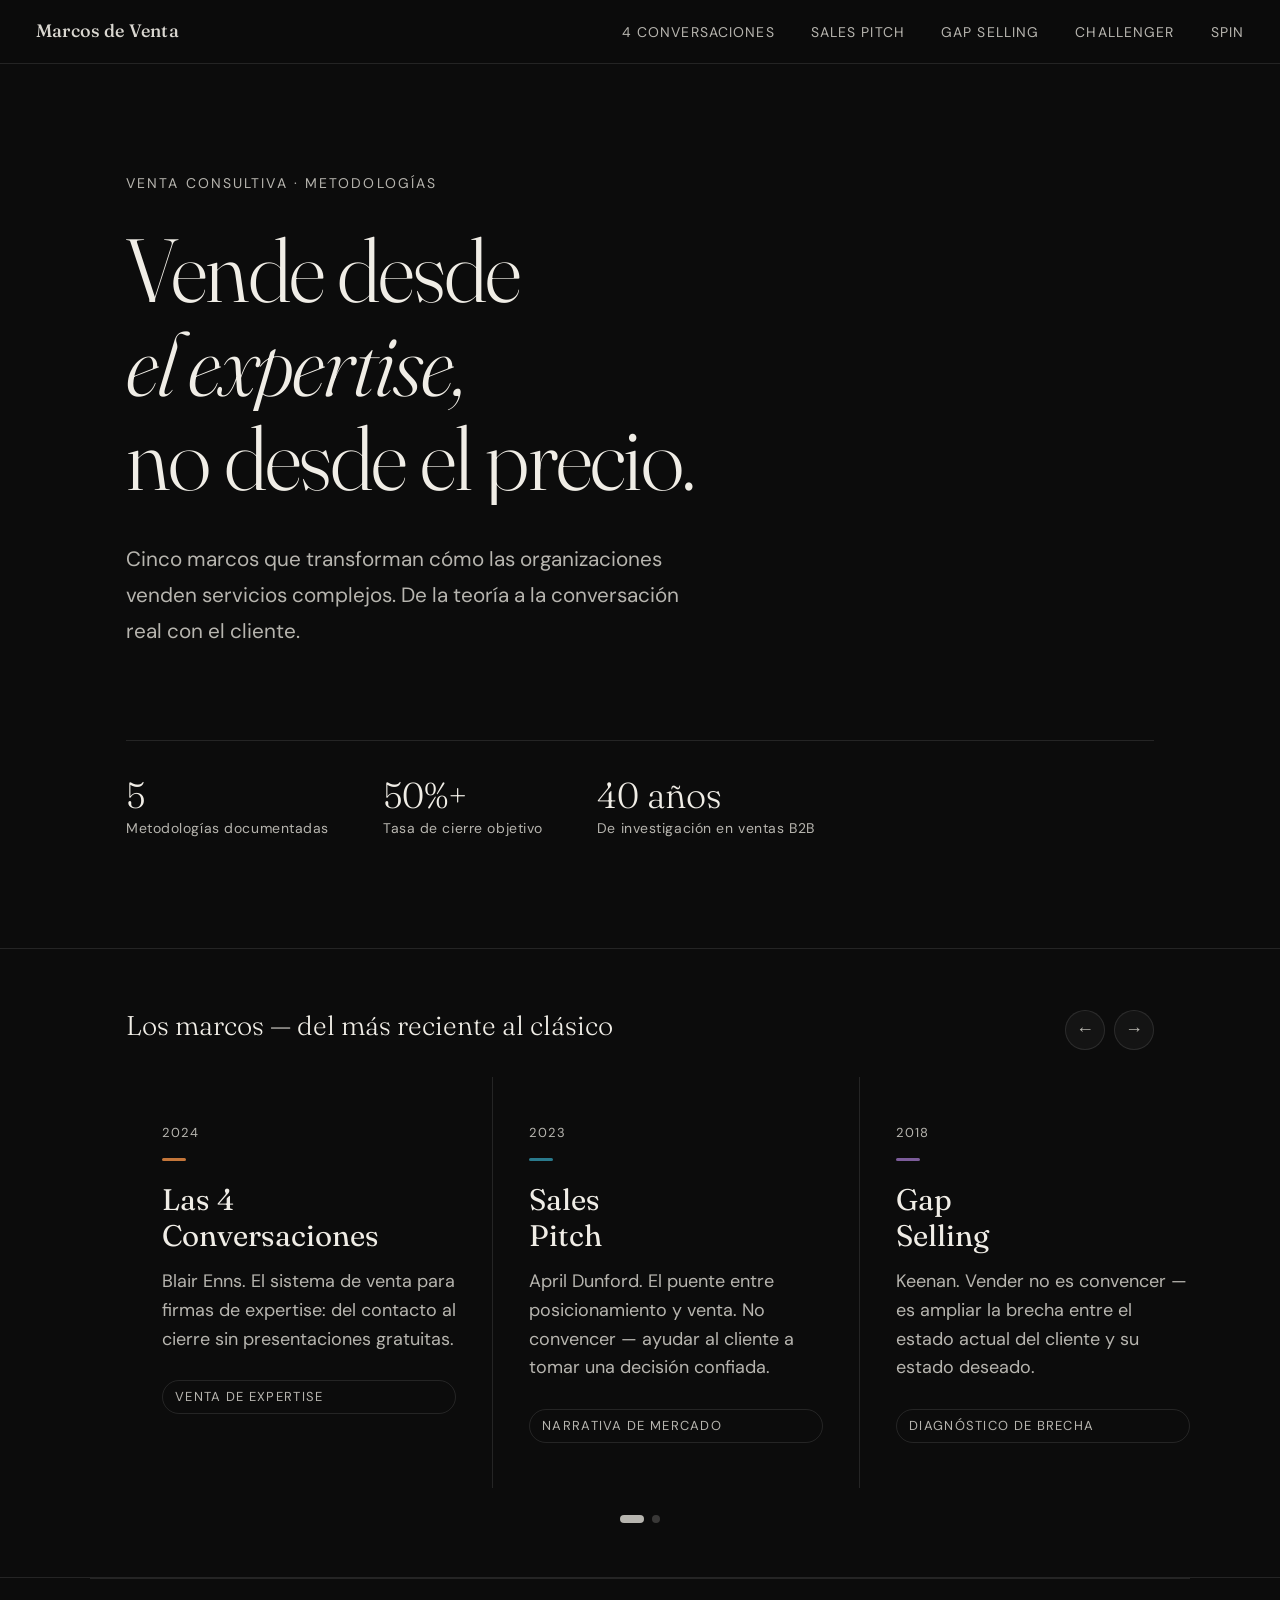
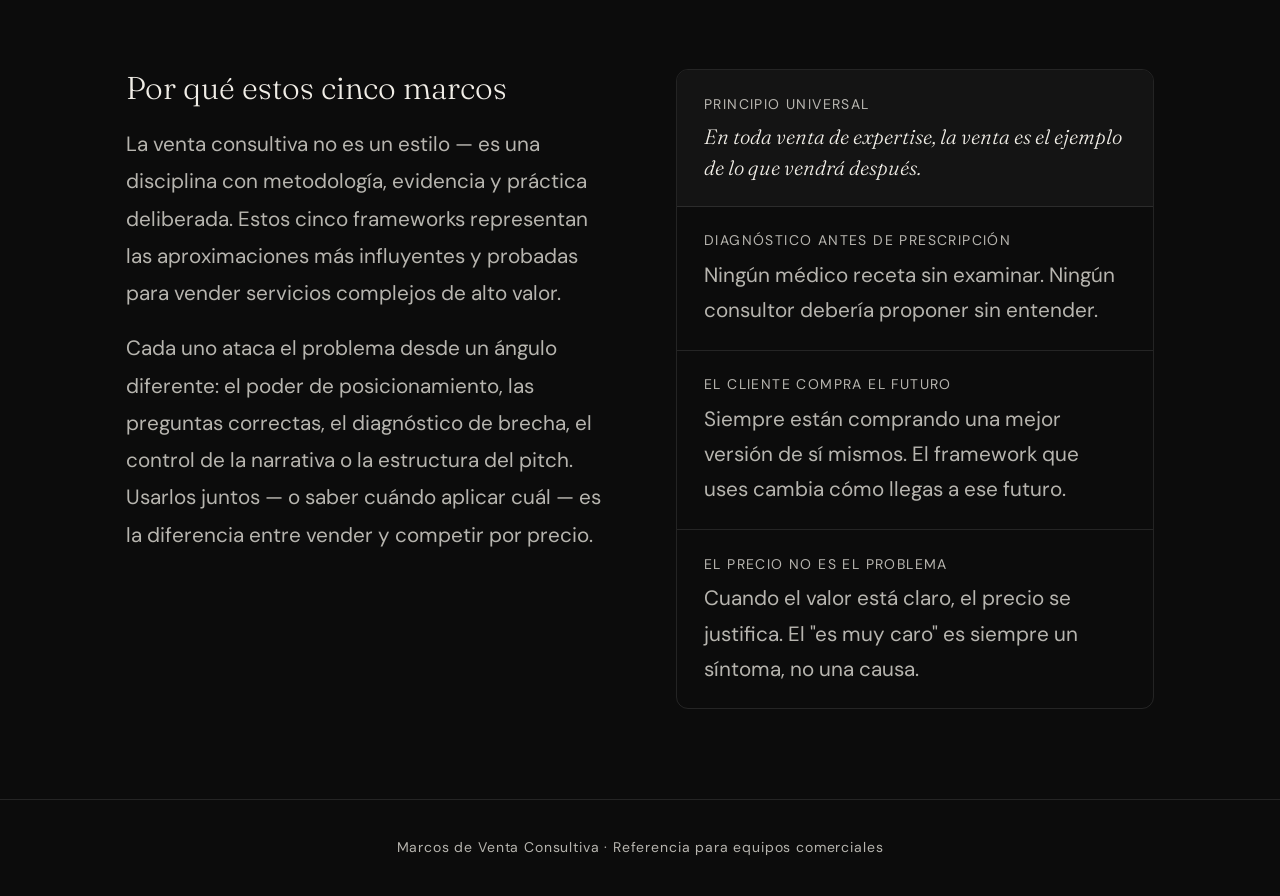
<file: index.html>
<!DOCTYPE html>
<html lang="es">
<head>
<meta charset="UTF-8">
<meta name="viewport" content="width=device-width, initial-scale=1.0">
<title>Marcos de Venta Consultiva</title>
<link rel="stylesheet" href="styles.css">
<style>
.hero-line { display: block; overflow: hidden; }
@keyframes reveal { from { transform: translateY(100%); opacity: 0; } to { transform: translateY(0); opacity: 1; } }
.hero h1 .line1 { animation: reveal 0.9s cubic-bezier(0.16,1,0.3,1) 0.1s both; }
.hero h1 .line2 { animation: reveal 0.9s cubic-bezier(0.16,1,0.3,1) 0.25s both; }
.hero-desc { animation: reveal 0.9s cubic-bezier(0.16,1,0.3,1) 0.4s both; }
@keyframes fadein { from { opacity: 0; } to { opacity: 1; } }
.hero-eyebrow { animation: fadein 1s ease 0s both; }

.c1 { background: #5A6E3A; }
.c2 { background: #C4763A; }
.c3 { background: #2A7A8C; }
.c4 { background: #7C5C9A; }
.c5 { background: #A04444; }
.c6 { background: #4A7C6F; }

.stat-row { display: flex; gap: 3rem; margin-top: 2rem; padding-top: 2rem; border-top: 1px solid var(--border); }
.stat-val { font-family: var(--font-display); font-size: 2rem; font-weight: 300; line-height: 1; margin-bottom: 4px; }
.stat-desc { font-size: 14px; color: var(--muted); letter-spacing: 0.04em; }
.scroll-hint { position: absolute; bottom: 3rem; left: 50%; transform: translateX(-50%); font-size: 14px; letter-spacing: 0.15em; text-transform: uppercase; color: var(--muted); display: flex; flex-direction: column; align-items: center; gap: 8px; animation: fadein 2s ease 1.5s both; }
.scroll-hint::after { content: ''; width: 1px; height: 40px; background: var(--faint); }

/* Carousel */
.carousel-section {
  max-width: 100%; overflow: hidden;
  border-top: 1px solid var(--border);
  border-bottom: 1px solid var(--border);
}
.carousel-header {
  max-width: 1100px; margin: 0 auto;
  padding: 3rem 2rem 1.5rem;
  display: flex; align-items: baseline; justify-content: space-between;
}
.carousel-title {
  font-family: var(--font-display);
  font-size: 1.5rem; font-weight: 300;
}
.carousel-nav {
  display: flex; gap: 0.5rem;
}
.carousel-btn {
  width: 40px; height: 40px;
  border-radius: 50%;
  border: 1px solid var(--border);
  background: var(--bg2);
  color: var(--muted);
  font-size: 18px;
  cursor: pointer;
  display: flex; align-items: center; justify-content: center;
  transition: all 0.2s ease;
}
.carousel-btn:hover { background: var(--bg3); color: var(--text); }

.carousel-wrapper {
  max-width: 1100px; margin: 0 auto;
  overflow: hidden;
  padding: 0 2rem 3rem;
}
.carousel-track {
  display: flex; gap: 1px;
  background: var(--border);
  transition: transform 0.5s cubic-bezier(0.16, 1, 0.3, 1);
}

.carousel-card {
  flex: 0 0 calc((1100px - 2px) / 3);
  background: var(--bg);
  padding: 2.5rem 2rem;
  transition: background 0.2s ease;
  cursor: pointer;
  display: flex; flex-direction: column;
  min-height: 320px;
}
.carousel-card:hover { background: var(--bg2); }

.card-year {
  font-size: 13px; font-weight: 400;
  letter-spacing: 0.08em; text-transform: uppercase;
  color: var(--muted); margin-bottom: 0.75rem;
}

/* Intro section */
.intro-section {
  max-width: 1100px; margin: 0 auto;
  padding: 5rem 2rem;
  border-top: 1px solid var(--border);
  display: grid; grid-template-columns: 1fr 1fr; gap: 4rem; align-items: start;
}

/* Carousel page indicators */
.carousel-dots {
  display: flex; gap: 8px;
  justify-content: center;
  padding: 1.5rem 0 0;
}
.carousel-dot {
  width: 8px; height: 8px;
  border-radius: 50%;
  background: var(--faint);
  border: none; cursor: pointer;
  transition: all 0.2s ease;
}
.carousel-dot.active { background: var(--muted); width: 24px; border-radius: 4px; }

@media(max-width:900px){
  .carousel-card { flex: 0 0 calc(50% - 1px); }
  .carousel-wrapper { padding: 0 1rem 3rem; }
}
@media(max-width:700px){
  .intro-section { grid-template-columns: 1fr; gap: 2rem; }
  .stat-row { flex-direction: column; gap: 1.5rem; }
  .carousel-card { flex: 0 0 100%; }
  .carousel-wrapper { padding: 0 1rem 2rem; }
  .carousel-header { padding: 2rem 1rem 1rem; }
}
</style>
</head>
<body>
<nav>
  <a href="index.html" class="nav-logo">Marcos de Venta</a>
  <ul class="nav-links">
    <li><a href="4-conversaciones.html">4 Conversaciones</a></li>
    <li><a href="sales-pitch-dunford.html">Sales Pitch</a></li>
    <li><a href="gap-selling.html">Gap Selling</a></li>
    <li><a href="challenger-sale.html">Challenger</a></li>
    <li><a href="spin.html">SPIN</a></li>
  </ul>
</nav>
<main>
  <section class="hero">
    <p class="hero-eyebrow">Venta consultiva · Metodologías</p>
    <h1>
      <span class="hero-line"><span class="line1">Vende desde</span></span>
      <span class="hero-line"><span class="line2"><em>el expertise,</em></span></span>
      <span class="hero-line"><span class="line2">no desde el precio.</span></span>
    </h1>
    <p class="hero-desc">Cinco marcos que transforman cómo las organizaciones venden servicios complejos. De la teoría a la conversación real con el cliente.</p>
    <div class="stat-row">
      <div class="stat-item"><div class="stat-val">5</div><div class="stat-desc">Metodologías documentadas</div></div>
      <div class="stat-item"><div class="stat-val">50%+</div><div class="stat-desc">Tasa de cierre objetivo</div></div>
      <div class="stat-item"><div class="stat-val">40 años</div><div class="stat-desc">De investigación en ventas B2B</div></div>
    </div>
  </section>

  <section class="carousel-section">
    <div class="carousel-header">
      <h2 class="carousel-title">Los marcos — del más reciente al clásico</h2>
      <div class="carousel-nav">
        <button class="carousel-btn" onclick="scrollCarousel(-1)" aria-label="Anterior">&larr;</button>
        <button class="carousel-btn" onclick="scrollCarousel(1)" aria-label="Siguiente">&rarr;</button>
      </div>
    </div>
    <div class="carousel-wrapper">
    <div class="carousel-track" id="carousel">

      <a class="carousel-card" href="4-conversaciones.html">
        <p class="card-year">2024</p>
        <div class="card-accent c2"></div>
        <h2 class="card-title">Las 4<br>Conversaciones</h2>
        <p class="card-subtitle">Blair Enns. El sistema de venta para firmas de expertise: del contacto al cierre sin presentaciones gratuitas.</p>
        <span class="card-tag">Venta de expertise</span>
      </a>

      <a class="carousel-card" href="sales-pitch-dunford.html">
        <p class="card-year">2023</p>
        <div class="card-accent c3"></div>
        <h2 class="card-title">Sales<br>Pitch</h2>
        <p class="card-subtitle">April Dunford. El puente entre posicionamiento y venta. No convencer — ayudar al cliente a tomar una decisión confiada.</p>
        <span class="card-tag">Narrativa de mercado</span>
      </a>

      <a class="carousel-card" href="gap-selling.html">
        <p class="card-year">2018</p>
        <div class="card-accent c4"></div>
        <h2 class="card-title">Gap<br>Selling</h2>
        <p class="card-subtitle">Keenan. Vender no es convencer — es ampliar la brecha entre el estado actual del cliente y su estado deseado.</p>
        <span class="card-tag">Diagnóstico de brecha</span>
      </a>

      <a class="carousel-card" href="challenger-sale.html">
        <p class="card-year">2011</p>
        <div class="card-accent c5"></div>
        <h2 class="card-title">The Challenger<br>Sale</h2>
        <p class="card-subtitle">Dixon & Adamson. El mejor vendedor no construye relaciones — enseña, adapta y toma el control de la conversación.</p>
        <span class="card-tag">Control comercial</span>
      </a>

      <a class="carousel-card" href="spin.html">
        <p class="card-year">1988</p>
        <div class="card-accent c6"></div>
        <h2 class="card-title">SPIN<br>Selling</h2>
        <p class="card-subtitle">Neil Rackham. 12 años de investigación, 35,000 llamadas de venta en 23 países. El clásico que definió la venta consultiva.</p>
        <span class="card-tag">Preguntas de valor</span>
      </a>

    </div>
    <div class="carousel-dots">
      <button class="carousel-dot active" onclick="goToPage(0)"></button>
      <button class="carousel-dot" onclick="goToPage(1)"></button>
    </div>
    </div>
  </section>

  <section class="intro-section">
    <div>
      <h2 style="font-family:var(--font-display);font-size:1.75rem;font-weight:300;line-height:1.2;margin-bottom:1rem;">Por qué estos cinco marcos</h2>
      <p class="prose">La venta consultiva no es un estilo — es una disciplina con metodología, evidencia y práctica deliberada. Estos cinco frameworks representan las aproximaciones más influyentes y probadas para vender servicios complejos de alto valor.</p>
      <p class="prose">Cada uno ataca el problema desde un ángulo diferente: el poder de posicionamiento, las preguntas correctas, el diagnóstico de brecha, el control de la narrativa o la estructura del pitch. Usarlos juntos — o saber cuándo aplicar cuál — es la diferencia entre vender y competir por precio.</p>
    </div>
    <div>
      <div style="border:1px solid var(--border);border-radius:var(--radius-lg);overflow:hidden;">
        <div style="padding:1.25rem 1.5rem;border-bottom:1px solid var(--border);background:var(--bg2);">
          <p style="font-size:14px;letter-spacing:0.1em;text-transform:uppercase;color:var(--muted);margin-bottom:0.25rem;">Principio universal</p>
          <p style="font-family:var(--font-display);font-size:1.15rem;font-weight:300;font-style:italic;line-height:1.5;">En toda venta de expertise, la venta es el ejemplo de lo que vendrá después.</p>
        </div>
        <div style="padding:1.25rem 1.5rem;border-bottom:1px solid var(--border);">
          <p style="font-size:14px;letter-spacing:0.1em;text-transform:uppercase;color:var(--muted);margin-bottom:4px;">Diagnóstico antes de prescripción</p>
          <p style="font-size:1.15rem;color:var(--muted);">Ningún médico receta sin examinar. Ningún consultor debería proponer sin entender.</p>
        </div>
        <div style="padding:1.25rem 1.5rem;border-bottom:1px solid var(--border);">
          <p style="font-size:14px;letter-spacing:0.1em;text-transform:uppercase;color:var(--muted);margin-bottom:4px;">El cliente compra el futuro</p>
          <p style="font-size:1.15rem;color:var(--muted);">Siempre están comprando una mejor versión de sí mismos. El framework que uses cambia cómo llegas a ese futuro.</p>
        </div>
        <div style="padding:1.25rem 1.5rem;">
          <p style="font-size:14px;letter-spacing:0.1em;text-transform:uppercase;color:var(--muted);margin-bottom:4px;">El precio no es el problema</p>
          <p style="font-size:1.15rem;color:var(--muted);">Cuando el valor está claro, el precio se justifica. El "es muy caro" es siempre un síntoma, no una causa.</p>
        </div>
      </div>
    </div>
  </section>
</main>
<footer>Marcos de Venta Consultiva · Referencia para equipos comerciales</footer>
<script>
let currentPage = 0;
const totalPages = 2;

function scrollCarousel(dir) {
  currentPage = Math.max(0, Math.min(totalPages - 1, currentPage + dir));
  updateCarousel();
}

function goToPage(page) {
  currentPage = page;
  updateCarousel();
}

function updateCarousel() {
  const track = document.getElementById('carousel');
  const card = track.querySelector('.carousel-card');
  const cardWidth = card.offsetWidth + 1; // +1 for gap
  track.style.transform = `translateX(-${currentPage * cardWidth * 3}px)`;

  document.querySelectorAll('.carousel-dot').forEach((dot, i) => {
    dot.classList.toggle('active', i === currentPage);
  });
}
</script>
</body>
</html>
</file>
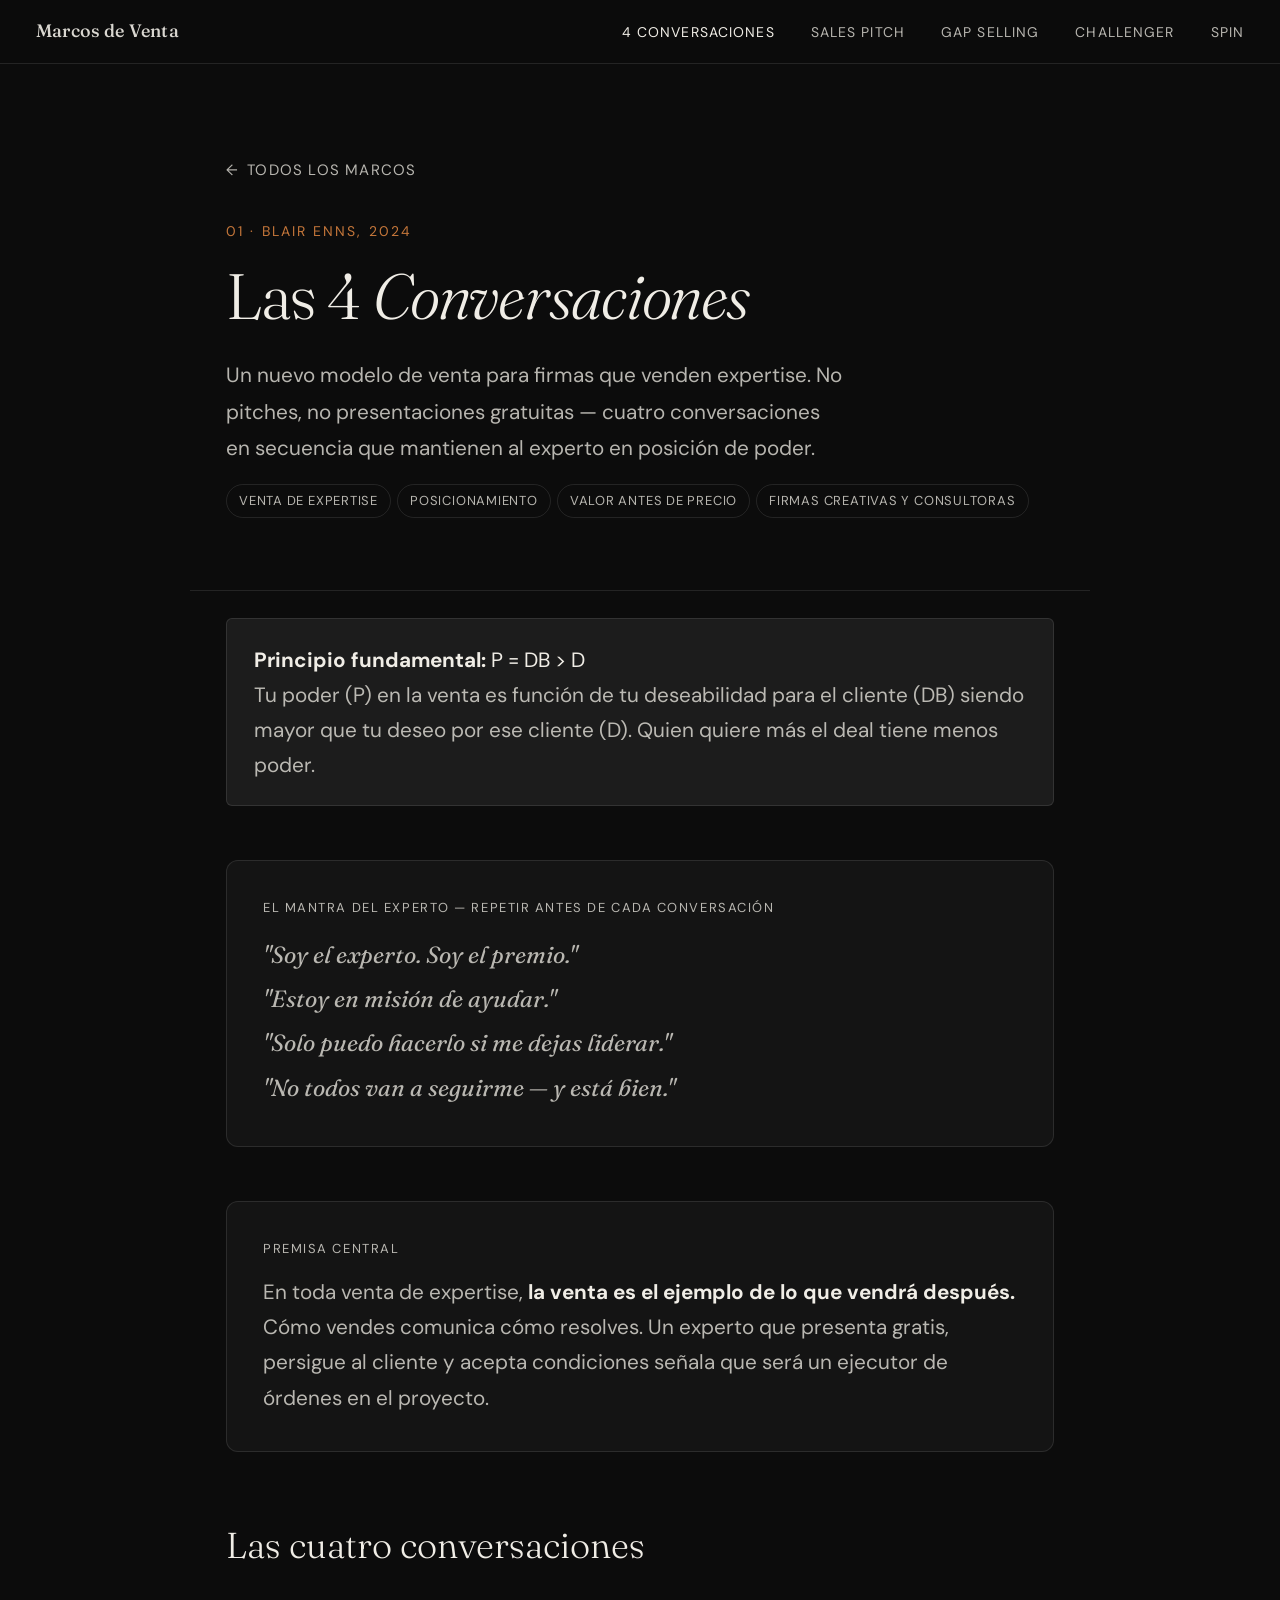
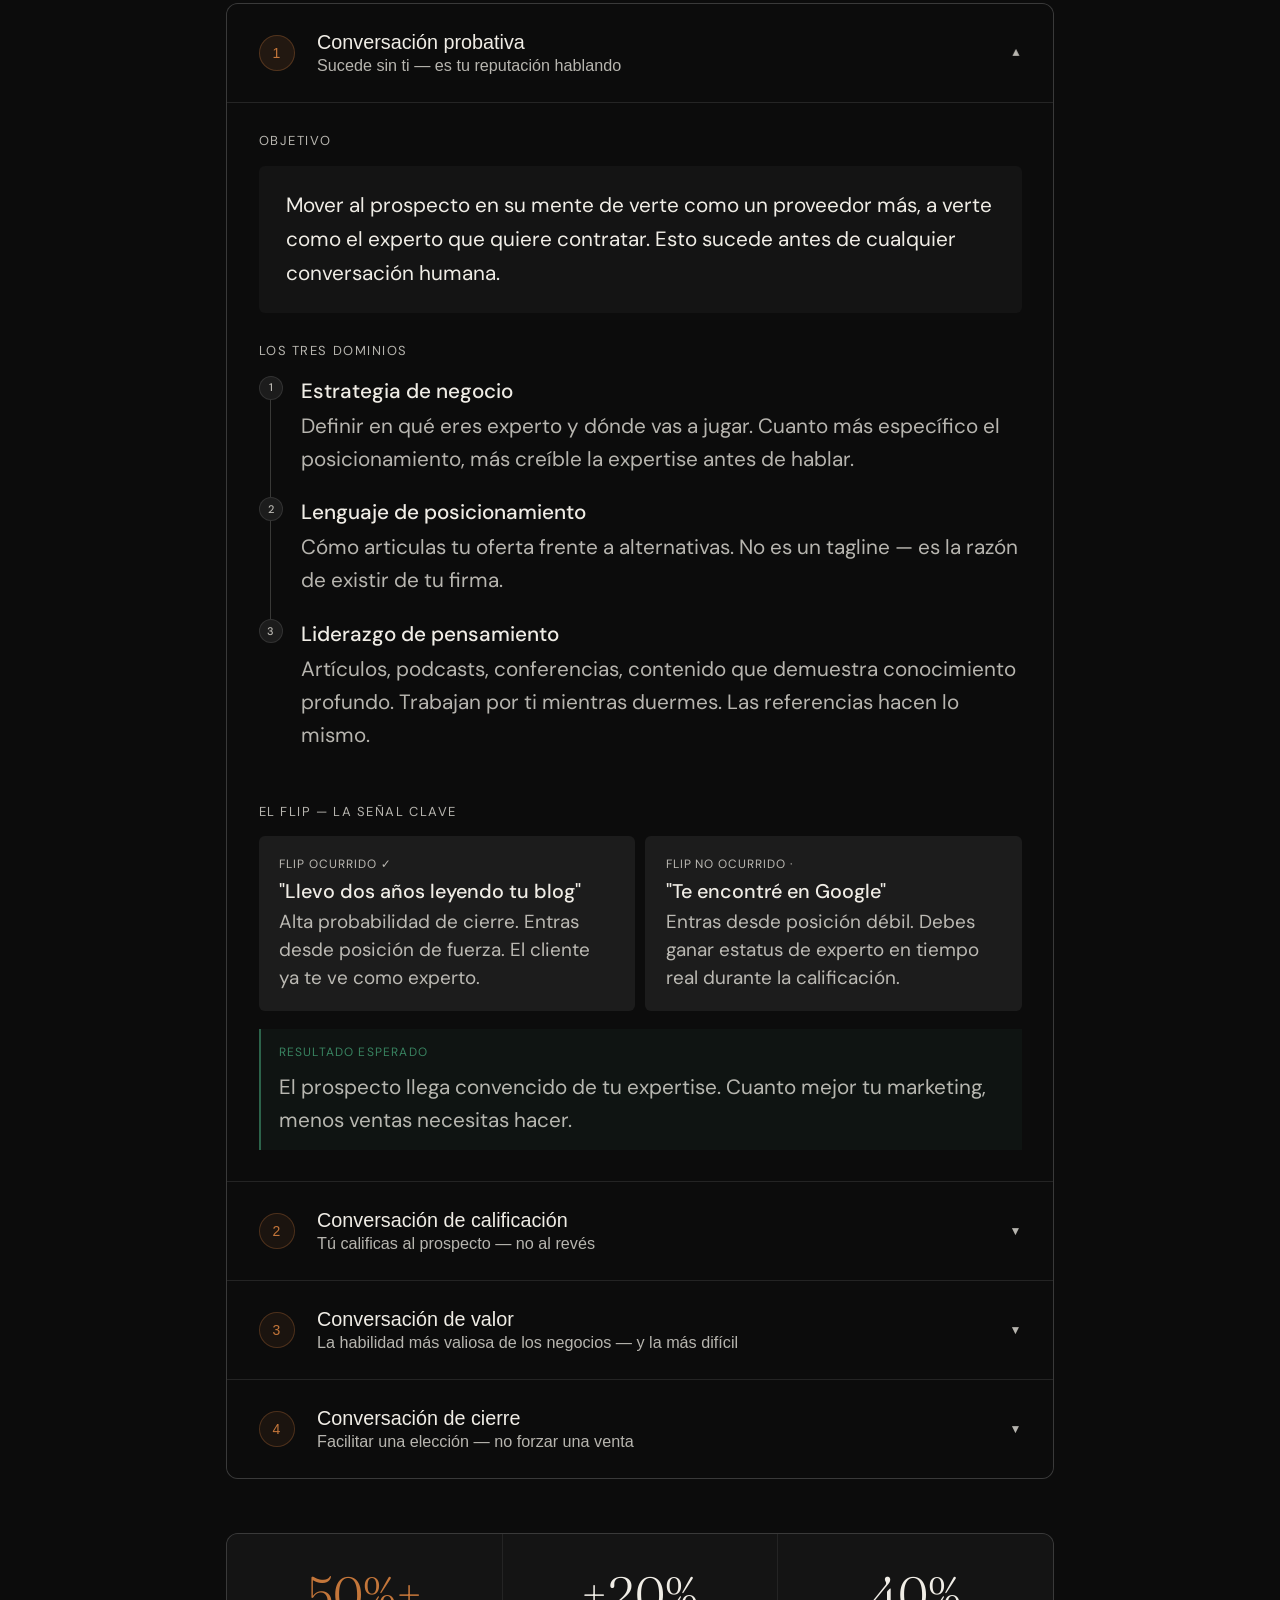
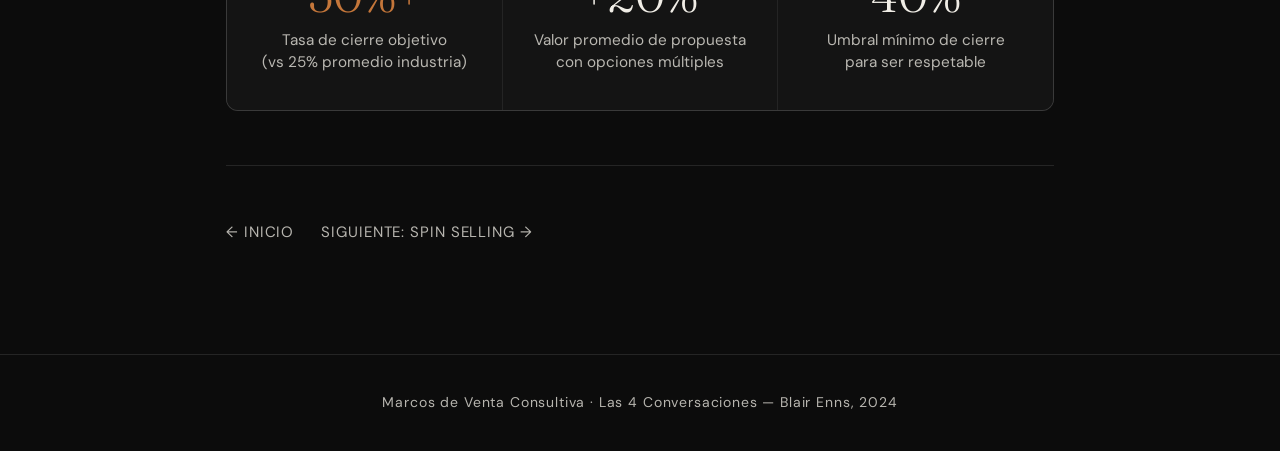
<file: 4-conversaciones.html>
<!DOCTYPE html>
<html lang="es">
<head>
<meta charset="UTF-8">
<meta name="viewport" content="width=device-width, initial-scale=1.0">
<title>Las 4 Conversaciones · Blair Enns</title>
<link rel="stylesheet" href="styles.css">
<style>
:root { --accent: #C4763A; --accent-faint: rgba(196,118,58,0.12); --accent-border: rgba(196,118,58,0.3); }
.conv-number-1 { background: var(--accent-faint); color: #C4763A; border: 1px solid var(--accent-border); }
.conv-number-2 { background: rgba(196,118,58,0.08); color: #C4763A; border: 1px solid var(--accent-border); }
.conv-number-3 { background: rgba(196,118,58,0.08); color: #C4763A; border: 1px solid var(--accent-border); }
.conv-number-4 { background: rgba(196,118,58,0.08); color: #C4763A; border: 1px solid var(--accent-border); }
.outcome-block { border-left-color: rgba(74,178,130,0.5); background: rgba(74,178,130,0.05); }
.outcome-label { color: rgba(74,178,130,0.7); }
.outcome-text { color: var(--muted); }
.page-eyebrow { color: #C4763A; }
@keyframes fadein { from{opacity:0;transform:translateY(12px)} to{opacity:1;transform:none} }
.page-hero { animation: fadein 0.6s ease both; }
</style>
</head>
<body>
<nav>
  <a href="index.html" class="nav-logo">Marcos de Venta</a>
  <ul class="nav-links">
    <li><a href="4-conversaciones.html" class="active">4 Conversaciones</a></li>
    <li><a href="sales-pitch-dunford.html">Sales Pitch</a></li>
    <li><a href="gap-selling.html">Gap Selling</a></li>
    <li><a href="challenger-sale.html">Challenger</a></li>
    <li><a href="spin.html">SPIN</a></li>
  </ul>
</nav>
<main>
  <div class="page-hero">
    <a href="index.html" class="back-link">Todos los marcos</a>
    <p class="page-eyebrow">01 · Blair Enns, 2024</p>
    <h1>Las 4 <em>Conversaciones</em></h1>
    <p class="page-intro">Un nuevo modelo de venta para firmas que venden expertise. No pitches, no presentaciones gratuitas — cuatro conversaciones en secuencia que mantienen al experto en posición de poder.</p>
    <div class="tag-row">
      <span class="tag">Venta de expertise</span>
      <span class="tag">Posicionamiento</span>
      <span class="tag">Valor antes de precio</span>
      <span class="tag">Firmas creativas y consultoras</span>
    </div>
  </div>

  <div class="content">
    <div class="formula-block">
      <strong>Principio fundamental:</strong> P = DB &gt; D<br>
      <span style="color:var(--muted);font-size:1.15rem;">Tu poder (P) en la venta es función de tu deseabilidad para el cliente (DB) siendo mayor que tu deseo por ese cliente (D). Quien quiere más el deal tiene menos poder.</span>
    </div>

    <div class="principle-bar">
      <p class="principle-label">El mantra del experto — repetir antes de cada conversación</p>
      <div class="mantra-block" style="border:none;padding:0;margin:0;">"Soy el experto. Soy el premio."<br>"Estoy en misión de ayudar."<br>"Solo puedo hacerlo si me dejas liderar."<br>"No todos van a seguirme — y está bien."</div>
    </div>

    <div class="principle-bar" style="margin-top:1rem;">
      <p class="principle-label">Premisa central</p>
      <p style="font-size:1.15rem;line-height:1.7;color:var(--muted);">En toda venta de expertise, <strong style="color:var(--text);">la venta es el ejemplo de lo que vendrá después.</strong> Cómo vendes comunica cómo resolves. Un experto que presenta gratis, persigue al cliente y acepta condiciones señala que será un ejecutor de órdenes en el proyecto.</p>
    </div>

    <h2 class="section-title">Las cuatro conversaciones</h2>

    <div class="conversations">

      <!-- CONV 1 -->
      <div class="conv-item open" id="ci0">
        <button class="conv-toggle" onclick="tog(0)">
          <div class="conv-number conv-number-1">1</div>
          <div class="conv-meta">
            <span class="conv-title-text">Conversación probativa</span>
            <span class="conv-subtitle-text">Sucede sin ti — es tu reputación hablando</span>
          </div>
          <span class="conv-arrow">▼</span>
        </button>
        <div class="conv-body">
          <p class="section-header">Objetivo</p>
          <div class="obj-block">Mover al prospecto en su mente de verte como un proveedor más, a verte como el experto que quiere contratar. Esto sucede antes de cualquier conversación humana.</div>

          <p class="section-header">Los tres dominios</p>
          <div class="steps-list">
            <div class="step-row">
              <div class="step-dot">1</div>
              <div class="step-content">
                <p class="step-name">Estrategia de negocio</p>
                <p class="step-desc">Definir en qué eres experto y dónde vas a jugar. Cuanto más específico el posicionamiento, más creíble la expertise antes de hablar.</p>
              </div>
            </div>
            <div class="step-row">
              <div class="step-dot">2</div>
              <div class="step-content">
                <p class="step-name">Lenguaje de posicionamiento</p>
                <p class="step-desc">Cómo articulas tu oferta frente a alternativas. No es un tagline — es la razón de existir de tu firma.</p>
              </div>
            </div>
            <div class="step-row">
              <div class="step-dot">3</div>
              <div class="step-content">
                <p class="step-name">Liderazgo de pensamiento</p>
                <p class="step-desc">Artículos, podcasts, conferencias, contenido que demuestra conocimiento profundo. Trabajan por ti mientras duermes. Las referencias hacen lo mismo.</p>
              </div>
            </div>
          </div>

          <p class="section-header">El Flip — la señal clave</p>
          <div class="grid-2">
            <div class="mini-card">
              <p class="mini-card-label">Flip ocurrido ✓</p>
              <p class="mini-card-title">"Llevo dos años leyendo tu blog"</p>
              <p class="mini-card-desc">Alta probabilidad de cierre. Entras desde posición de fuerza. El cliente ya te ve como experto.</p>
            </div>
            <div class="mini-card">
              <p class="mini-card-label">Flip no ocurrido ·</p>
              <p class="mini-card-title">"Te encontré en Google"</p>
              <p class="mini-card-desc">Entras desde posición débil. Debes ganar estatus de experto en tiempo real durante la calificación.</p>
            </div>
          </div>

          <div class="outcome-block">
            <p class="outcome-label">Resultado esperado</p>
            <p class="outcome-text">El prospecto llega convencido de tu expertise. Cuanto mejor tu marketing, menos ventas necesitas hacer.</p>
          </div>
        </div>
      </div>

      <!-- CONV 2 -->
      <div class="conv-item" id="ci1">
        <button class="conv-toggle" onclick="tog(1)">
          <div class="conv-number conv-number-2">2</div>
          <div class="conv-meta">
            <span class="conv-title-text">Conversación de calificación</span>
            <span class="conv-subtitle-text">Tú calificas al prospecto — no al revés</span>
          </div>
          <span class="conv-arrow">▼</span>
        </button>
        <div class="conv-body">
          <p class="section-header">Objetivo</p>
          <div class="obj-block">Evaluar si existe una oportunidad real y determinar los próximos pasos. Tono: discernimiento clínico. Blair elimina por completo la "reunión de credenciales" — no existe.</div>

          <p class="section-header">Marco BANT adaptado</p>
          <div class="steps-list">
            <div class="step-row">
              <div class="step-dot">1</div>
              <div class="step-content">
                <p class="step-name">Necesidad / Estado Futuro Deseado</p>
                <p class="step-desc">Va primero. "Las personas compran una mejor versión de sí mismas." Preguntar qué quieren lograr y cómo beneficia a su carrera. No solo qué problema tienen.</p>
              </div>
            </div>
            <div class="step-row">
              <div class="step-dot">2</div>
              <div class="step-content">
                <p class="step-name">Autoridad</p>
                <p class="step-desc">¿Quién toma la decisión? ¿Quién más necesita estar involucrado? Sin acceso al decisor, la oportunidad está en riesgo.</p>
              </div>
            </div>
            <div class="step-row">
              <div class="step-dot">3</div>
              <div class="step-content">
                <p class="step-name">Tiempo</p>
                <p class="step-desc">¿Cuál es la urgencia real? ¿Qué consecuencias tiene no resolver esto en 90 días?</p>
              </div>
            </div>
            <div class="step-row">
              <div class="step-dot">4</div>
              <div class="step-content">
                <p class="step-name">Presupuesto</p>
                <p class="step-desc">Mencionar pronto el mínimo de engagement: "Normalmente no trabajamos por menos de $X." Filtra antes de invertir más tiempo.</p>
              </div>
            </div>
          </div>

          <p class="section-header">Principios de comportamiento</p>
          <div class="obj-block" style="font-size:1.15rem;line-height:1.9;">
            · Más preguntas que declaraciones. Estás diagnosticando, no presentando.<br>
            · Nunca interrumpir al cliente para decir "nosotros podemos hacer eso."<br>
            · Si te piden que te justifiques: "¿Qué tal si te cuento por qué nuestros clientes actuales nos contratan?"<br>
            · Señal de transición: "Puedo ver a mi equipo emocionándose con esto" — no "yo estoy emocionado."
          </div>

          <div class="outcome-block">
            <p class="outcome-label">Resultado esperado</p>
            <p class="outcome-text">Decisión binaria tuya: existe una oportunidad real o no. Avanzar por cortesía es el error más caro en ventas.</p>
          </div>
        </div>
      </div>

      <!-- CONV 3 -->
      <div class="conv-item" id="ci2">
        <button class="conv-toggle" onclick="tog(2)">
          <div class="conv-number conv-number-3">3</div>
          <div class="conv-meta">
            <span class="conv-title-text">Conversación de valor</span>
            <span class="conv-subtitle-text">La habilidad más valiosa de los negocios — y la más difícil</span>
          </div>
          <span class="conv-arrow">▼</span>
        </button>
        <div class="conv-body">
          <p class="section-header">Objetivo</p>
          <div class="obj-block">Determinar el valor que podrías crear y la parte de ese valor que puedes cobrar. Blair: "No puedo pensar en una habilidad más valiosa en todo el negocio." Requiere 12–40 conversaciones reales para dominarse.</div>

          <p class="section-header">El marco de 4 pasos — sin hablar de soluciones</p>
          <div class="grid-2" style="grid-template-columns:1fr 1fr;">
            <div class="mini-card">
              <p class="mini-card-label">Paso 1</p>
              <p class="mini-card-title">Comprometer al cliente con su estado futuro deseado</p>
              <p class="mini-card-desc">"Si nos reuniéramos en 3 años, ¿qué tendría que haber pasado para que te sientas contento?" El cliente sueña, tú escuchas.</p>
            </div>
            <div class="mini-card">
              <p class="mini-card-label">Paso 2</p>
              <p class="mini-card-title">Acordar las métricas de éxito</p>
              <p class="mini-card-desc">"¿Cómo sabremos que lo logramos?" KPIs específicos. Para valor difícil de cuantificar, buscar métricas proxy.</p>
            </div>
            <div class="mini-card">
              <p class="mini-card-label">Paso 3</p>
              <p class="mini-card-title">Acordar el valor económico del éxito</p>
              <p class="mini-card-desc">"Si llegamos a estas métricas, ¿cuál es el valor económico?" Con números del cliente, no estimaciones tuyas.</p>
            </div>
            <div class="mini-card">
              <p class="mini-card-label">Paso 4</p>
              <p class="mini-card-title">Anclar alto antes de pensar en soluciones</p>
              <p class="mini-card-desc">"Si pudiera ayudarte a crear ese millón de dólares, ¿me pagarías medio millón?" El número ancla toda la negociación desde arriba.</p>
            </div>
          </div>

          <div class="warn-block">
            <p class="warn-label">La disciplina crítica</p>
            <p class="warn-text">Durante toda la conversación de valor, NO pensar en soluciones. "Si te quitara todos tus productos y no tuvieras nada que vender, solo este marco de 4 pasos — serías un vendedor exponencialmente mejor." El valor viene del futuro del cliente, no de tus entregables.</p>
          </div>

          <div class="outcome-block">
            <p class="outcome-label">Resultado esperado</p>
            <p class="outcome-text">Te retiras a diseñar opciones: qué harías al precio ancla (alto) y qué puedes entregar a su presupuesto mínimo. Esa brecha define las tres opciones de tu propuesta.</p>
          </div>
        </div>
      </div>

      <!-- CONV 4 -->
      <div class="conv-item" id="ci3">
        <button class="conv-toggle" onclick="tog(3)">
          <div class="conv-number conv-number-4">4</div>
          <div class="conv-meta">
            <span class="conv-title-text">Conversación de cierre</span>
            <span class="conv-subtitle-text">Facilitar una elección — no forzar una venta</span>
          </div>
          <span class="conv-arrow">▼</span>
        </button>
        <div class="conv-body">
          <p class="section-header">Objetivo</p>
          <div class="obj-block">Ayudar al cliente a seleccionar y comprometerse con un camino. "Cuando manejaste bien las conversaciones anteriores, esta es la más fácil. Solo facilitas una elección."</div>

          <p class="section-header">El protocolo</p>
          <div class="steps-list">
            <div class="step-row">
              <div class="step-dot">1</div>
              <div class="step-content"><p class="step-name">Verificar tiempo y asistentes</p><p class="step-desc">Confirmar que los decisores clave están. Si falta alguien crítico, considerar reagendar.</p></div>
            </div>
            <div class="step-row">
              <div class="step-dot">2</div>
              <div class="step-content"><p class="step-name">Recapitular el valor</p><p class="step-desc">Revisitar el estado futuro deseado, las métricas y el valor económico de la Conversación 3. El cliente reconfirma lo que quiere.</p></div>
            </div>
            <div class="step-row">
              <div class="step-dot">3</div>
              <div class="step-content"><p class="step-name">Presentar opciones — siempre empezando por el precio más alto</p><p class="step-desc">Orden: alto → bajo → medio. El medio se convierte en "la nueva zona segura." Agregar una opción cara al tope jala el precio promedio hacia arriba.</p></div>
            </div>
          </div>

          <p class="section-header">Las 3 opciones — no son Bueno/Mejor/Óptimo</p>
          <div class="grid-3">
            <div class="mini-card">
              <p class="mini-card-label">Opción A · bajo riesgo</p>
              <p class="mini-card-title">Vender inputs</p>
              <p class="mini-card-desc">Horas, sprints. El cliente absorbe todo el riesgo. Precio más bajo.</p>
            </div>
            <div class="mini-card">
              <p class="mini-card-label">Opción B · riesgo compartido</p>
              <p class="mini-card-title">Vender outputs</p>
              <p class="mini-card-desc">Un sistema, una campaña. Riesgo compartido. Precio medio.</p>
            </div>
            <div class="mini-card">
              <p class="mini-card-label">Opción C · alto riesgo</p>
              <p class="mini-card-title">Vender outcomes</p>
              <p class="mini-card-desc">Impacto en revenue. La firma absorbe más riesgo — y cobra más.</p>
            </div>
          </div>

          <div class="obj-block" style="font-size:1.15rem;line-height:1.9;margin-top:0.75rem;">
            · Propuesta de <strong>una página</strong> — documento guía para la conversación, no entregable para leer solo.<br>
            · Presentar en pantalla compartida, no enviar por adelantado.<br>
            · <strong>Di un precio antes de mostrarlo.</strong> Las objeciones tempranas son tus amigas; las tardías son tus enemigas.
          </div>

          <div class="outcome-block">
            <p class="outcome-label">Resultado esperado</p>
            <p class="outcome-text">En promedio, los clientes eligen la opción media. Con tres opciones, el porcentaje de resultados positivos sube al menos 50% versus la propuesta única.</p>
          </div>
        </div>
      </div>

    </div>

    <div class="metrics-row">
      <div class="metric-cell">
        <div class="metric-val" style="color:#C4763A;">50%+</div>
        <p class="metric-label">Tasa de cierre objetivo<br>(vs 25% promedio industria)</p>
      </div>
      <div class="metric-cell">
        <div class="metric-val">+20%</div>
        <p class="metric-label">Valor promedio de propuesta<br>con opciones múltiples</p>
      </div>
      <div class="metric-cell">
        <div class="metric-val">40%</div>
        <p class="metric-label">Umbral mínimo de cierre<br>para ser respetable</p>
      </div>
    </div>

    <div class="nav-framework-links">
      <a href="index.html" class="nav-framework-link">← Inicio</a>
      <a href="spin.html" class="nav-framework-link">Siguiente: SPIN Selling →</a>
    </div>
  </div>
</main>
<footer>Marcos de Venta Consultiva · Las 4 Conversaciones — Blair Enns, 2024</footer>
<script>
function tog(i){
  const el=document.getElementById('ci'+i);
  el.classList.toggle('open');
}
</script>
</body>
</html>
</file>
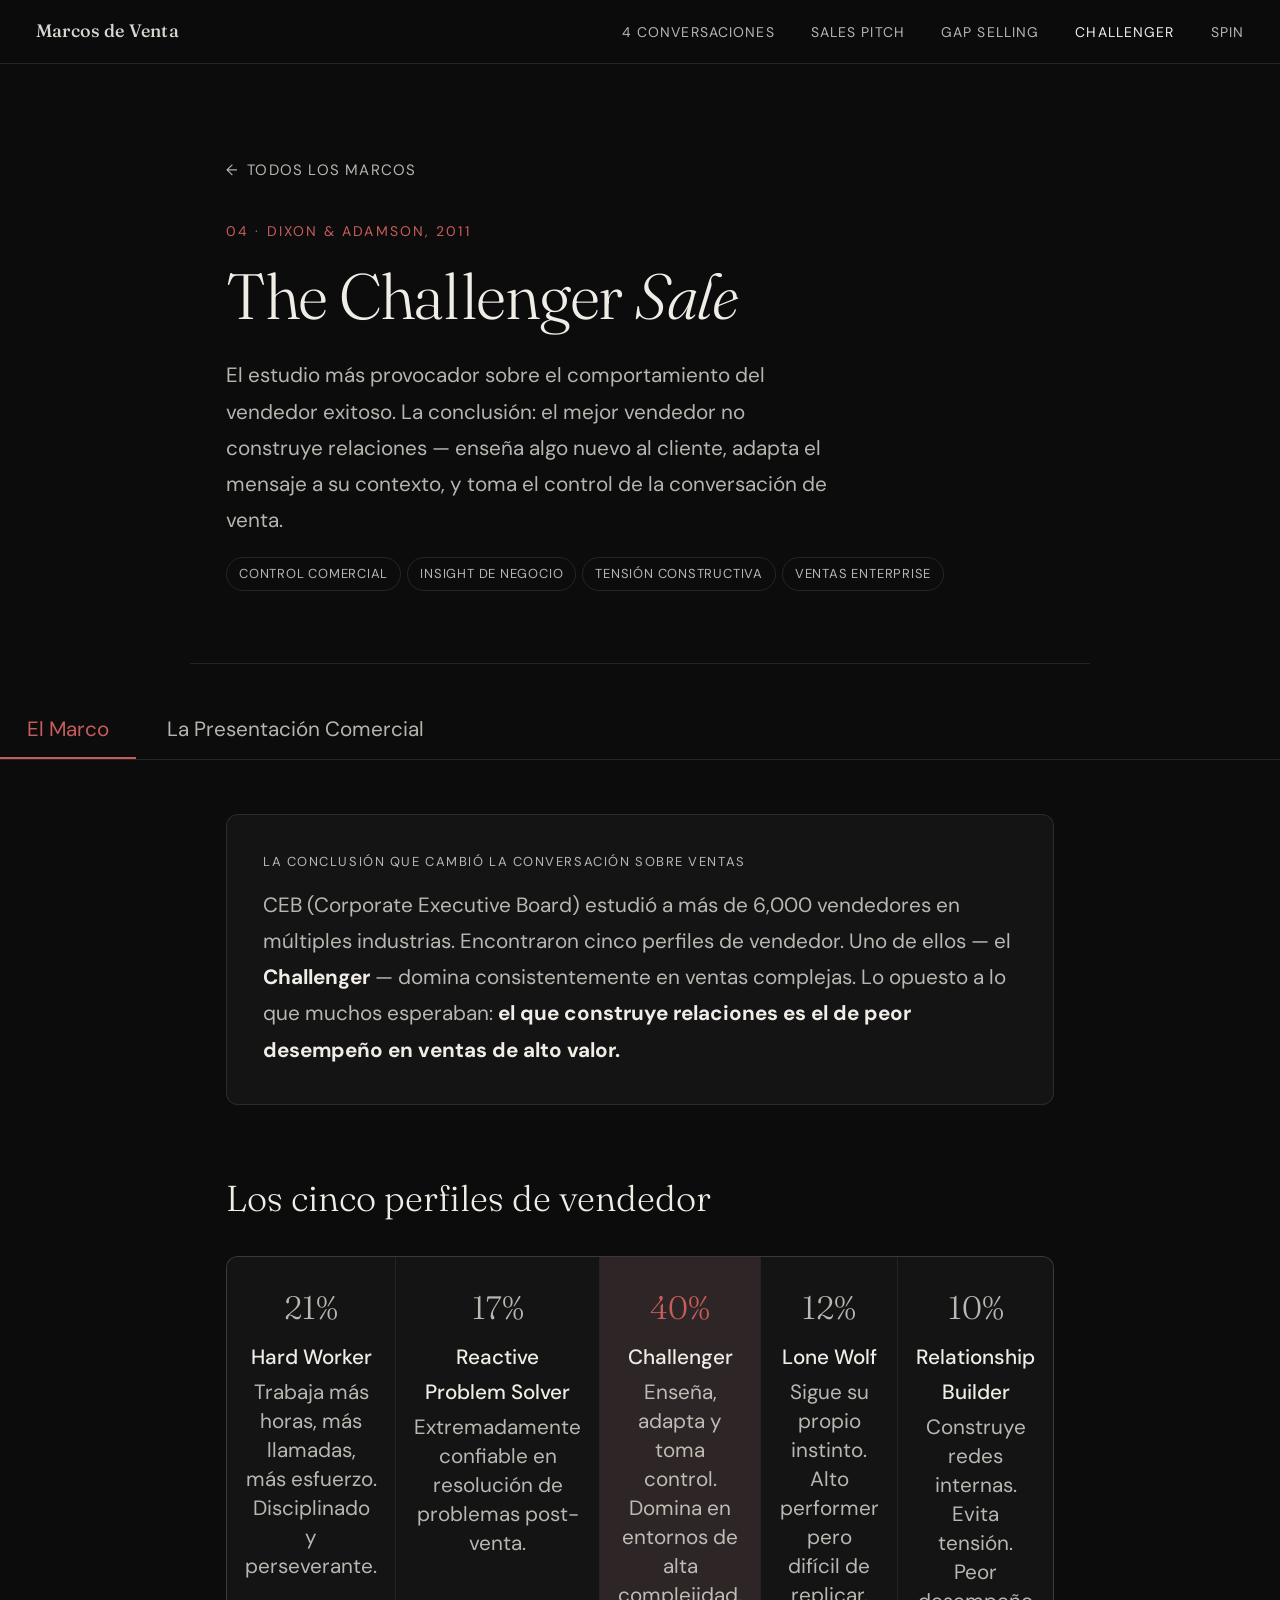
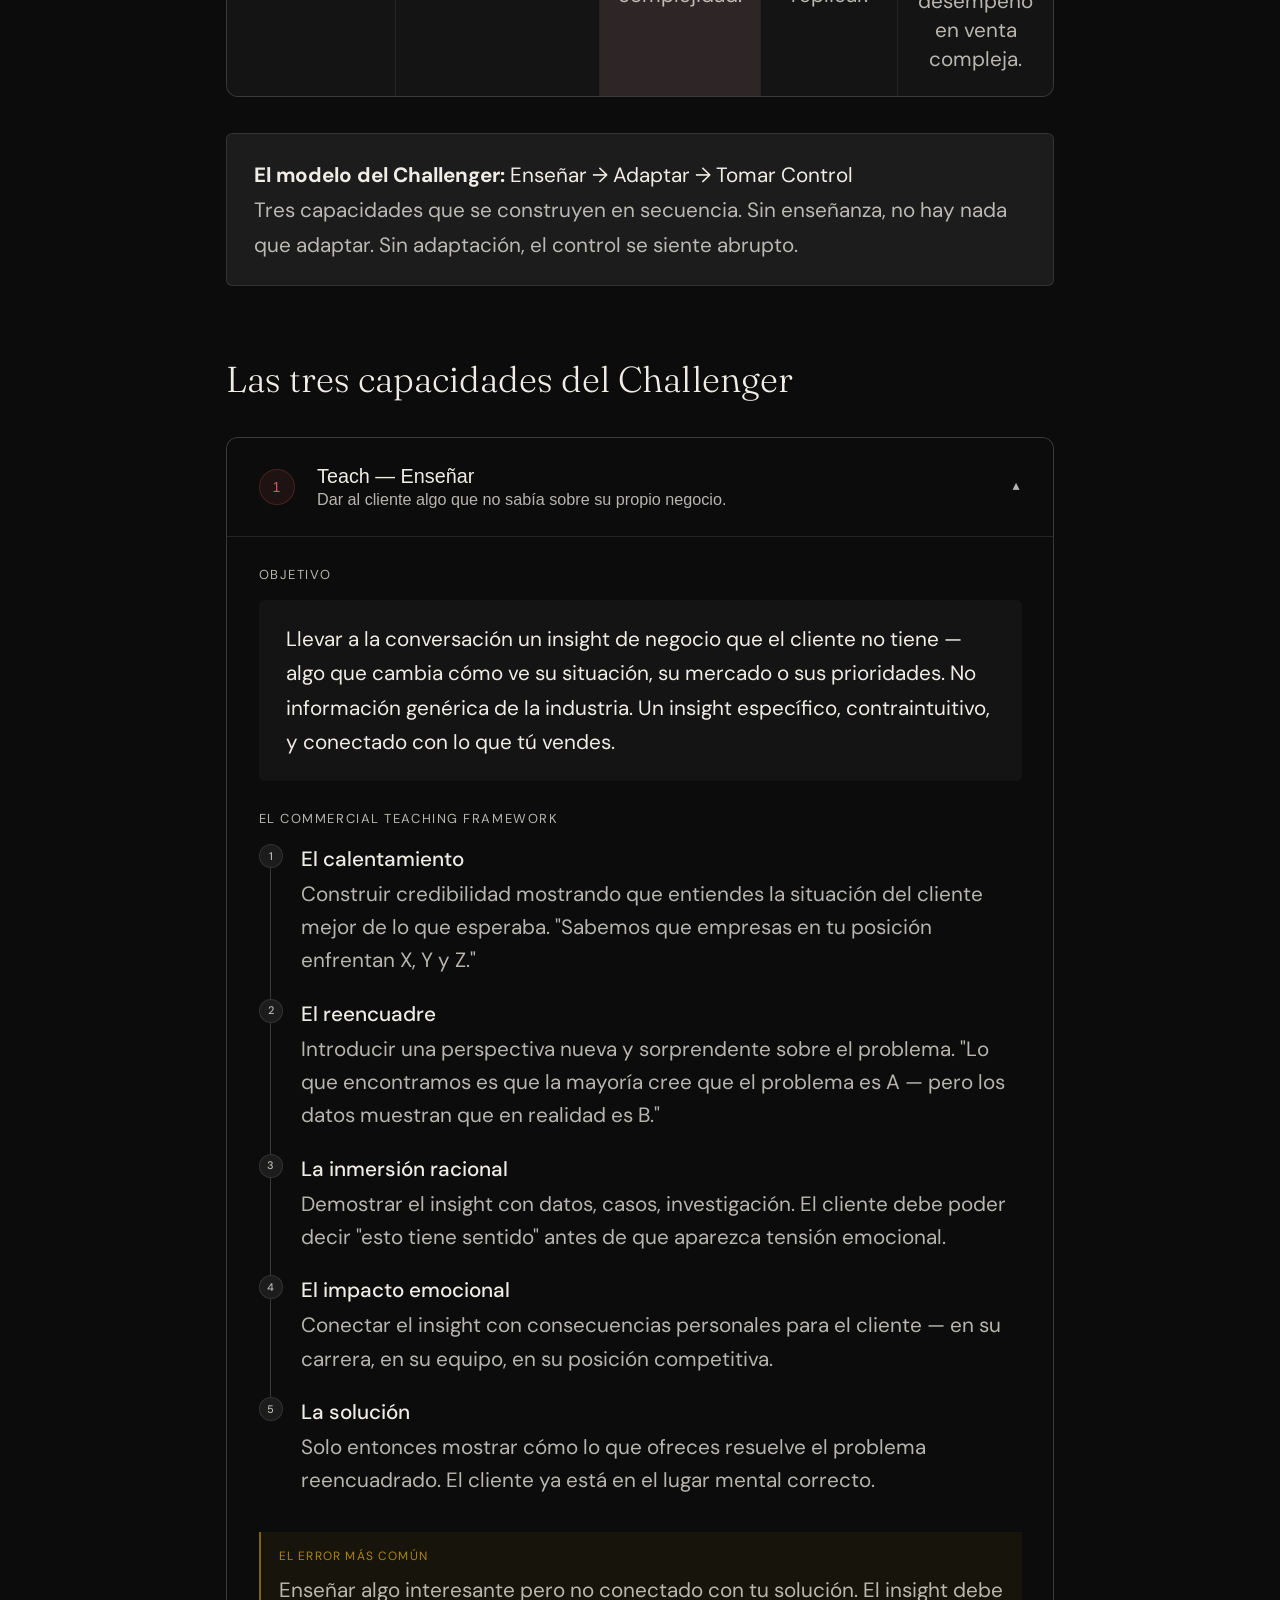
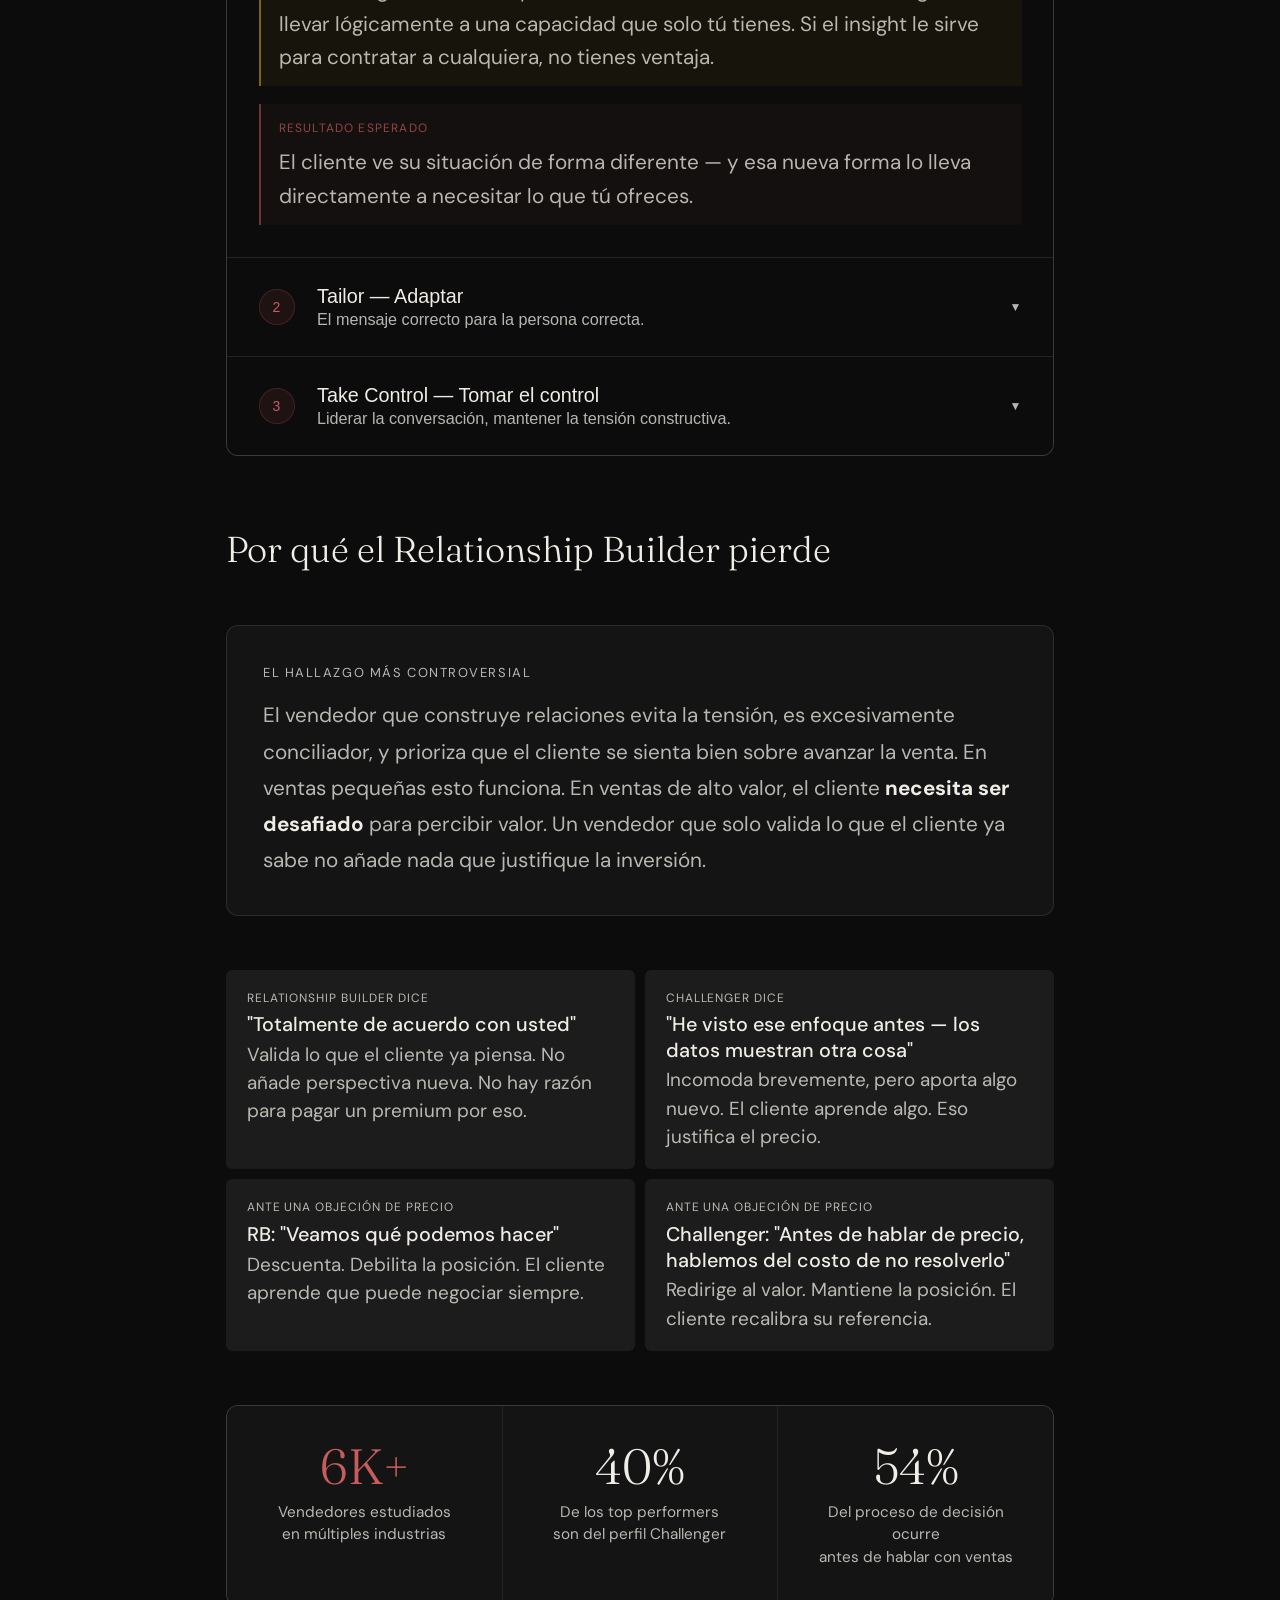
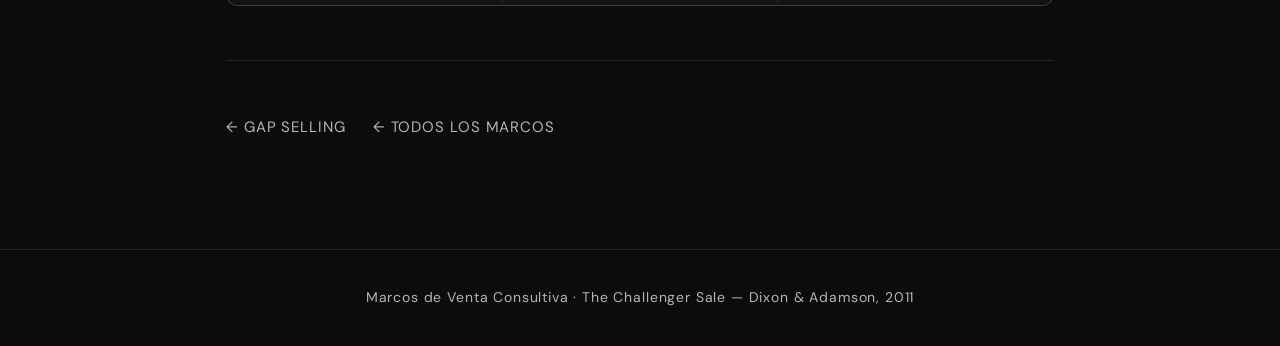
<file: challenger-sale.html>
<!DOCTYPE html>
<html lang="es">
<head>
<meta charset="UTF-8">
<meta name="viewport" content="width=device-width, initial-scale=1.0">
<title>The Challenger Sale · Dixon & Adamson</title>
<link rel="stylesheet" href="styles.css">
<style>
:root { --accent: #A04444; --accent-faint: rgba(160,68,68,0.1); --accent-border: rgba(160,68,68,0.3); }
.page-eyebrow { color: #C85C5C; }
.outcome-block { border-left-color: rgba(200,92,92,0.5); background: rgba(200,92,92,0.05); }
.outcome-label { color: rgba(200,92,92,0.7); }
.outcome-text { color: var(--muted); }
@keyframes fadein { from{opacity:0;transform:translateY(12px)} to{opacity:1;transform:none} }
.page-hero { animation: fadein 0.6s ease both; }
.profile-grid { display: grid; grid-template-columns: repeat(5, 1fr); gap: 1px; background: var(--border); border: 1px solid var(--border); border-radius: var(--radius-lg); overflow: hidden; margin: 2rem 0; }
.profile-card { background: var(--bg2); padding: 1.25rem 1rem; text-align: center; }
.profile-card.highlight { background: rgba(160,68,68,0.08); }
.profile-pct { font-family: var(--font-display); font-size: 1.8rem; font-weight: 300; margin-bottom: 4px; }
.profile-name { font-size: 1.15rem; font-weight: 500; margin-bottom: 4px; }
.profile-desc { font-size: 1.15rem; color: var(--muted); line-height: 1.4; }
@media(max-width:600px){.profile-grid{grid-template-columns:1fr 1fr;}}

/* Tab system */
.tab-nav { display: flex; gap: 4px; margin: 2rem 0 0; border-bottom: 1px solid var(--border); }
.tab-btn { background: none; border: none; padding: 0.85rem 1.5rem; font-family: var(--font-body); font-size: 1.15rem; color: var(--muted); cursor: pointer; border-bottom: 2px solid transparent; transition: all 0.25s ease; }
.tab-btn:hover { color: var(--text); }
.tab-btn.active { color: #C85C5C; border-bottom-color: #C85C5C; }
.tab-panel { display: none; animation: fadein 0.4s ease both; }
.tab-panel.active { display: block; }

/* Presentation tab styles */
.pres-intro { font-size: 1.15rem; line-height: 1.75; color: var(--muted); margin: 1.5rem 0 2rem; }
.pres-step { background: var(--bg2); border: 1px solid var(--border); border-radius: var(--radius-lg); padding: 1.5rem; margin-bottom: 1rem; transition: border-color 0.25s; }
.pres-step:hover { border-color: rgba(160,68,68,0.4); }
.pres-step-header { display: flex; align-items: center; gap: 1rem; margin-bottom: 0.75rem; }
.pres-step-num { width: 36px; height: 36px; border-radius: 50%; background: rgba(160,68,68,0.12); color: #C85C5C; display: flex; align-items: center; justify-content: center; font-family: var(--font-display); font-size: 1rem; font-weight: 600; flex-shrink: 0; border: 1px solid rgba(160,68,68,0.3); }
.pres-step-title { font-size: 1.25rem; font-weight: 600; color: var(--text); }
.pres-step-time { font-size: 0.9rem; color: var(--muted); margin-left: auto; background: var(--bg); padding: 0.25rem 0.75rem; border-radius: 999px; border: 1px solid var(--border); white-space: nowrap; }
.pres-step-desc { font-size: 1.15rem; line-height: 1.7; color: var(--muted); margin-bottom: 0.75rem; }
.pres-step-example { font-size: 1.15rem; line-height: 1.6; color: var(--text); font-style: italic; padding: 0.75rem 1rem; background: rgba(160,68,68,0.05); border-left: 3px solid rgba(160,68,68,0.3); border-radius: 0 var(--radius) var(--radius) 0; }
.pres-tip { background: rgba(160,68,68,0.06); border: 1px solid rgba(160,68,68,0.2); border-radius: var(--radius-lg); padding: 1.25rem 1.5rem; margin: 2rem 0; }
.pres-tip-label { font-size: 0.85rem; text-transform: uppercase; letter-spacing: 0.08em; color: #C85C5C; font-weight: 600; margin-bottom: 0.5rem; }
.pres-tip-text { font-size: 1.15rem; line-height: 1.7; color: var(--muted); }
.pres-flow { display: flex; align-items: center; justify-content: center; flex-wrap: wrap; gap: 0.5rem; margin: 2rem 0; padding: 1.25rem; background: var(--bg2); border-radius: var(--radius-lg); border: 1px solid var(--border); }
.pres-flow-item { font-size: 1rem; padding: 0.4rem 0.9rem; border-radius: 999px; background: rgba(160,68,68,0.1); color: #C85C5C; border: 1px solid rgba(160,68,68,0.25); }
.pres-flow-arrow { color: var(--muted); font-size: 0.9rem; }
</style>
</head>
<body>
<nav>
  <a href="index.html" class="nav-logo">Marcos de Venta</a>
  <ul class="nav-links">
    <li><a href="4-conversaciones.html">4 Conversaciones</a></li>
    <li><a href="sales-pitch-dunford.html">Sales Pitch</a></li>
    <li><a href="gap-selling.html">Gap Selling</a></li>
    <li><a href="challenger-sale.html" class="active">Challenger</a></li>
    <li><a href="spin.html">SPIN</a></li>
  </ul>
</nav>
<main>
  <div class="page-hero">
    <a href="index.html" class="back-link">Todos los marcos</a>
    <p class="page-eyebrow">04 · Dixon & Adamson, 2011</p>
    <h1>The Challenger <em>Sale</em></h1>
    <p class="page-intro">El estudio más provocador sobre el comportamiento del vendedor exitoso. La conclusión: el mejor vendedor no construye relaciones — enseña algo nuevo al cliente, adapta el mensaje a su contexto, y toma el control de la conversación de venta.</p>
    <div class="tag-row">
      <span class="tag">Control comercial</span>
      <span class="tag">Insight de negocio</span>
      <span class="tag">Tensión constructiva</span>
      <span class="tag">Ventas enterprise</span>
    </div>
  </div>

  <div class="tab-nav">
    <button class="tab-btn active" onclick="switchTab(0)">El Marco</button>
    <button class="tab-btn" onclick="switchTab(1)">La Presentación Comercial</button>
  </div>

  <div class="tab-panel active" id="tab0">
  <div class="content">

    <div class="principle-bar">
      <p class="principle-label">La conclusión que cambió la conversación sobre ventas</p>
      <p style="font-size:1.15rem;line-height:1.75;color:var(--muted);">CEB (Corporate Executive Board) estudió a más de 6,000 vendedores en múltiples industrias. Encontraron cinco perfiles de vendedor. Uno de ellos — el <strong style="color:var(--text);">Challenger</strong> — domina consistentemente en ventas complejas. Lo opuesto a lo que muchos esperaban: <strong style="color:var(--text);">el que construye relaciones es el de peor desempeño en ventas de alto valor.</strong></p>
    </div>

    <h2 class="section-title">Los cinco perfiles de vendedor</h2>

    <div class="profile-grid">
      <div class="profile-card">
        <p class="profile-pct" style="color:var(--muted);">21%</p>
        <p class="profile-name">Hard Worker</p>
        <p class="profile-desc">Trabaja más horas, más llamadas, más esfuerzo. Disciplinado y perseverante.</p>
      </div>
      <div class="profile-card">
        <p class="profile-pct" style="color:var(--muted);">17%</p>
        <p class="profile-name">Reactive Problem Solver</p>
        <p class="profile-desc">Extremadamente confiable en resolución de problemas post-venta.</p>
      </div>
      <div class="profile-card highlight">
        <p class="profile-pct" style="color:#C85C5C;">40%</p>
        <p class="profile-name" style="color:var(--text);">Challenger</p>
        <p class="profile-desc">Enseña, adapta y toma control. Domina en entornos de alta complejidad.</p>
      </div>
      <div class="profile-card">
        <p class="profile-pct" style="color:var(--muted);">12%</p>
        <p class="profile-name">Lone Wolf</p>
        <p class="profile-desc">Sigue su propio instinto. Alto performer pero difícil de replicar.</p>
      </div>
      <div class="profile-card">
        <p class="profile-pct" style="color:var(--muted);">10%</p>
        <p class="profile-name">Relationship Builder</p>
        <p class="profile-desc">Construye redes internas. Evita tensión. Peor desempeño en venta compleja.</p>
      </div>
    </div>

    <div class="formula-block">
      <strong>El modelo del Challenger:</strong> Enseñar → Adaptar → Tomar Control<br>
      <span style="color:var(--muted);font-size:1.15rem;">Tres capacidades que se construyen en secuencia. Sin enseñanza, no hay nada que adaptar. Sin adaptación, el control se siente abrupto.</span>
    </div>

    <h2 class="section-title">Las tres capacidades del Challenger</h2>

    <div class="conversations">

      <div class="conv-item open" id="ci0">
        <button class="conv-toggle" onclick="tog(0)">
          <div class="conv-number" style="background:rgba(160,68,68,0.12);color:#C85C5C;border:1px solid rgba(160,68,68,0.3);">1</div>
          <div class="conv-meta">
            <span class="conv-title-text">Teach — Enseñar</span>
            <span class="conv-subtitle-text">Dar al cliente algo que no sabía sobre su propio negocio.</span>
          </div>
          <span class="conv-arrow">▼</span>
        </button>
        <div class="conv-body">
          <p class="section-header">Objetivo</p>
          <div class="obj-block">Llevar a la conversación un insight de negocio que el cliente no tiene — algo que cambia cómo ve su situación, su mercado o sus prioridades. No información genérica de la industria. Un insight específico, contraintuitivo, y conectado con lo que tú vendes.</div>

          <p class="section-header">El Commercial Teaching Framework</p>
          <div class="steps-list">
            <div class="step-row">
              <div class="step-dot">1</div>
              <div class="step-content">
                <p class="step-name">El calentamiento</p>
                <p class="step-desc">Construir credibilidad mostrando que entiendes la situación del cliente mejor de lo que esperaba. "Sabemos que empresas en tu posición enfrentan X, Y y Z."</p>
              </div>
            </div>
            <div class="step-row">
              <div class="step-dot">2</div>
              <div class="step-content">
                <p class="step-name">El reencuadre</p>
                <p class="step-desc">Introducir una perspectiva nueva y sorprendente sobre el problema. "Lo que encontramos es que la mayoría cree que el problema es A — pero los datos muestran que en realidad es B."</p>
              </div>
            </div>
            <div class="step-row">
              <div class="step-dot">3</div>
              <div class="step-content">
                <p class="step-name">La inmersión racional</p>
                <p class="step-desc">Demostrar el insight con datos, casos, investigación. El cliente debe poder decir "esto tiene sentido" antes de que aparezca tensión emocional.</p>
              </div>
            </div>
            <div class="step-row">
              <div class="step-dot">4</div>
              <div class="step-content">
                <p class="step-name">El impacto emocional</p>
                <p class="step-desc">Conectar el insight con consecuencias personales para el cliente — en su carrera, en su equipo, en su posición competitiva.</p>
              </div>
            </div>
            <div class="step-row">
              <div class="step-dot">5</div>
              <div class="step-content">
                <p class="step-name">La solución</p>
                <p class="step-desc">Solo entonces mostrar cómo lo que ofreces resuelve el problema reencuadrado. El cliente ya está en el lugar mental correcto.</p>
              </div>
            </div>
          </div>

          <div class="warn-block">
            <p class="warn-label">El error más común</p>
            <p class="warn-text">Enseñar algo interesante pero no conectado con tu solución. El insight debe llevar lógicamente a una capacidad que solo tú tienes. Si el insight le sirve para contratar a cualquiera, no tienes ventaja.</p>
          </div>

          <div class="outcome-block">
            <p class="outcome-label">Resultado esperado</p>
            <p class="outcome-text">El cliente ve su situación de forma diferente — y esa nueva forma lo lleva directamente a necesitar lo que tú ofreces.</p>
          </div>
        </div>
      </div>

      <div class="conv-item" id="ci1">
        <button class="conv-toggle" onclick="tog(1)">
          <div class="conv-number" style="background:rgba(160,68,68,0.12);color:#C85C5C;border:1px solid rgba(160,68,68,0.3);">2</div>
          <div class="conv-meta">
            <span class="conv-title-text">Tailor — Adaptar</span>
            <span class="conv-subtitle-text">El mensaje correcto para la persona correcta.</span>
          </div>
          <span class="conv-arrow">▼</span>
        </button>
        <div class="conv-body">
          <p class="section-header">Objetivo</p>
          <div class="obj-block">El mismo insight presentado de forma genérica cae plano. Adaptar significa traducir el mensaje al lenguaje de motivaciones, objetivos e inquietudes específicas de cada interlocutor en la organización del cliente.</div>

          <p class="section-header">Las dimensiones de adaptación</p>
          <div class="steps-list">
            <div class="step-row">
              <div class="step-dot">1</div>
              <div class="step-content">
                <p class="step-name">Por rol dentro de la organización</p>
                <p class="step-desc">El CFO quiere hablar de costo y riesgo. El VP de Ventas quiere hablar de revenue y crecimiento. El Director de Operaciones quiere hablar de eficiencia. El mismo problema — tres conversaciones diferentes.</p>
              </div>
            </div>
            <div class="step-row">
              <div class="step-dot">2</div>
              <div class="step-content">
                <p class="step-name">Por objetivos personales</p>
                <p class="step-desc">Más allá del rol, ¿qué quiere lograr esta persona específica en su carrera? ¿Está tratando de demostrar algo a su organización? ¿Está en modo defensivo o en expansión?</p>
              </div>
            </div>
            <div class="step-row">
              <div class="step-dot">3</div>
              <div class="step-content">
                <p class="step-name">Por madurez y contexto de la empresa</p>
                <p class="step-desc">Una empresa en hipercrecimiento tiene prioridades completamente diferentes a una en proceso de estabilización. El mismo insight debe resonar diferente según el momento.</p>
              </div>
            </div>
          </div>
          <div class="outcome-block">
            <p class="outcome-label">Resultado esperado</p>
            <p class="outcome-text">Cada interlocutor siente que el mensaje fue construido para él. Eso genera confianza y apertura para el control que viene después.</p>
          </div>
        </div>
      </div>

      <div class="conv-item" id="ci2">
        <button class="conv-toggle" onclick="tog(2)">
          <div class="conv-number" style="background:rgba(160,68,68,0.12);color:#C85C5C;border:1px solid rgba(160,68,68,0.3);">3</div>
          <div class="conv-meta">
            <span class="conv-title-text">Take Control — Tomar el control</span>
            <span class="conv-subtitle-text">Liderar la conversación, mantener la tensión constructiva.</span>
          </div>
          <span class="conv-arrow">▼</span>
        </button>
        <div class="conv-body">
          <p class="section-header">Objetivo</p>
          <div class="obj-block">Mantener el control del proceso de venta — especialmente cuando el cliente presiona en precio, pide descuento, o intenta postergar la decisión. El Challenger no cede ni se pone a la defensiva. Redirige la conversación hacia el valor.</div>

          <p class="section-header">Qué significa tomar el control</p>
          <div class="steps-list">
            <div class="step-row">
              <div class="step-dot">1</div>
              <div class="step-content">
                <p class="step-name">Comodidad con la tensión</p>
                <p class="step-desc">El Challenger no evita el desacuerdo. Cuando el cliente cuestiona el insight, lo defiende con datos y perspectiva — sin ponerse a la defensiva ni ceder por no generar incomodidad.</p>
              </div>
            </div>
            <div class="step-row">
              <div class="step-dot">2</div>
              <div class="step-content">
                <p class="step-name">Manejar el precio desde el valor</p>
                <p class="step-desc">"Entiendo la preocupación por el precio. Antes de llegar ahí, asegurémonos de que estamos de acuerdo en el valor de resolver esto." Redirige al impacto económico, no al costo de la solución.</p>
              </div>
            </div>
            <div class="step-row">
              <div class="step-dot">3</div>
              <div class="step-content">
                <p class="step-name">Manejar la demora en la decisión</p>
                <p class="step-desc">No presionar — ayudar al cliente a entender el costo de postergar. "Cada mes que pasan en esta situación tiene un costo de X. ¿Qué necesitarías para poder decidir esta semana?"</p>
              </div>
            </div>
            <div class="step-row">
              <div class="step-dot">4</div>
              <div class="step-content">
                <p class="step-name">Identificar y neutralizar al bloqueador</p>
                <p class="step-desc">En ventas enterprise siempre hay alguien que frena. El Challenger identifica quién tiene interés en que el status quo no cambie y trabaja para o neutralizarlos o aislarlos del proceso de decisión.</p>
              </div>
            </div>
          </div>

          <div class="warn-block">
            <p class="warn-label">Control ≠ agresividad</p>
            <p class="warn-text">Tomar control no significa ser confrontacional o arrogante. El Challenger es asertivo con los datos y cede en lo que no importa. La línea es: defender el valor, no el ego.</p>
          </div>

          <div class="outcome-block">
            <p class="outcome-label">Resultado esperado</p>
            <p class="outcome-text">El proceso de venta avanza al ritmo del vendedor, no del cliente. Las objeciones se manejan desde el valor. Las demoras se convierten en conversaciones de costo de espera.</p>
          </div>
        </div>
      </div>

    </div>

    <h2 class="section-title">Por qué el Relationship Builder pierde</h2>
    <div class="principle-bar">
      <p class="principle-label">El hallazgo más controversial</p>
      <p style="font-size:1.15rem;line-height:1.75;color:var(--muted);">El vendedor que construye relaciones evita la tensión, es excesivamente conciliador, y prioriza que el cliente se sienta bien sobre avanzar la venta. En ventas pequeñas esto funciona. En ventas de alto valor, el cliente <strong style="color:var(--text);">necesita ser desafiado</strong> para percibir valor. Un vendedor que solo valida lo que el cliente ya sabe no añade nada que justifique la inversión.</p>
    </div>

    <div style="display:grid;grid-template-columns:1fr 1fr;gap:10px;margin-bottom:3rem;">
      <div class="mini-card">
        <p class="mini-card-label">Relationship Builder dice</p>
        <p class="mini-card-title">"Totalmente de acuerdo con usted"</p>
        <p class="mini-card-desc">Valida lo que el cliente ya piensa. No añade perspectiva nueva. No hay razón para pagar un premium por eso.</p>
      </div>
      <div class="mini-card">
        <p class="mini-card-label">Challenger dice</p>
        <p class="mini-card-title">"He visto ese enfoque antes — los datos muestran otra cosa"</p>
        <p class="mini-card-desc">Incomoda brevemente, pero aporta algo nuevo. El cliente aprende algo. Eso justifica el precio.</p>
      </div>
      <div class="mini-card">
        <p class="mini-card-label">Ante una objeción de precio</p>
        <p class="mini-card-title">RB: "Veamos qué podemos hacer"</p>
        <p class="mini-card-desc">Descuenta. Debilita la posición. El cliente aprende que puede negociar siempre.</p>
      </div>
      <div class="mini-card">
        <p class="mini-card-label">Ante una objeción de precio</p>
        <p class="mini-card-title">Challenger: "Antes de hablar de precio, hablemos del costo de no resolverlo"</p>
        <p class="mini-card-desc">Redirige al valor. Mantiene la posición. El cliente recalibra su referencia.</p>
      </div>
    </div>

    <div class="metrics-row">
      <div class="metric-cell">
        <div class="metric-val" style="color:#C85C5C;">6K+</div>
        <p class="metric-label">Vendedores estudiados<br>en múltiples industrias</p>
      </div>
      <div class="metric-cell">
        <div class="metric-val">40%</div>
        <p class="metric-label">De los top performers<br>son del perfil Challenger</p>
      </div>
      <div class="metric-cell">
        <div class="metric-val">54%</div>
        <p class="metric-label">Del proceso de decisión ocurre<br>antes de hablar con ventas</p>
      </div>
    </div>

    <div class="nav-framework-links">
      <a href="gap-selling.html" class="nav-framework-link">← Gap Selling</a>
      <a href="index.html" class="nav-framework-link">← Todos los marcos</a>
    </div>
  </div>
  </div><!-- end tab0 -->

  <div class="tab-panel" id="tab1">
  <div class="content">

    <p class="pres-intro">El libro describe una coreografía de seis pasos para construir una presentación comercial que enseña al cliente algo nuevo. No es un pitch de producto — es una narrativa que lleva al cliente desde su mundo conocido hasta una conclusión inevitable: necesita cambiar, y tu solución es el camino.</p>

    <div class="pres-flow">
      <span class="pres-flow-item">Calentamiento</span>
      <span class="pres-flow-arrow">→</span>
      <span class="pres-flow-item">Reencuadre</span>
      <span class="pres-flow-arrow">→</span>
      <span class="pres-flow-item">Inmersión Racional</span>
      <span class="pres-flow-arrow">→</span>
      <span class="pres-flow-item">Impacto Emocional</span>
      <span class="pres-flow-arrow">→</span>
      <span class="pres-flow-item">Nuevo Camino</span>
      <span class="pres-flow-arrow">→</span>
      <span class="pres-flow-item">Tu Solución</span>
    </div>

    <h2 class="section-title">Los 6 pasos de la presentación Challenger</h2>

    <div class="pres-step">
      <div class="pres-step-header">
        <div class="pres-step-num">1</div>
        <div class="pres-step-title">El Calentamiento (The Warmer)</div>
        <div class="pres-step-time">~10% del tiempo</div>
      </div>
      <p class="pres-step-desc">No empieces hablando de ti. Empieza demostrando que entiendes su mundo. Muestra que has investigado, que conoces sus desafíos. Esto genera credibilidad antes de que digas una sola palabra sobre tu producto.</p>
      <p class="pres-step-example">"Hemos trabajado con 40+ empresas en su industria. Lo que vemos consistentemente es que los equipos enfrentan tres presiones simultáneas: presión de margen, rotación de talento y un ciclo de venta cada vez más largo."</p>
    </div>

    <div class="pres-step">
      <div class="pres-step-header">
        <div class="pres-step-num">2</div>
        <div class="pres-step-title">El Reencuadre (The Reframe)</div>
        <div class="pres-step-time">~10% del tiempo</div>
      </div>
      <p class="pres-step-desc">Este es el momento pivote. Introduces una perspectiva que el cliente no tenía — algo que contradice lo que asumía. No es una opinión: es un insight respaldado por datos. El objetivo es que el cliente diga: "nunca lo había visto así".</p>
      <p class="pres-step-example">"La mayoría de las empresas que vemos están invirtiendo en mejorar la productividad de sus vendedores. Pero nuestros datos muestran que el problema no es la productividad — es que el 60% del tiempo del vendedor se gasta en tareas que no generan revenue."</p>
    </div>

    <div class="pres-step">
      <div class="pres-step-header">
        <div class="pres-step-num">3</div>
        <div class="pres-step-title">La Inmersión Racional (Rational Drowning)</div>
        <div class="pres-step-time">~25% del tiempo</div>
      </div>
      <p class="pres-step-desc">Respalda el reencuadre con datos, gráficos, benchmarks, estudios de caso. El cliente necesita evidencia de que el insight es real. No basta con ser sorprendente — tiene que ser creíble y específico.</p>
      <p class="pres-step-example">"Miren esta gráfica. De las 200 empresas que analizamos, las que optimizaron la productividad del vendedor mejoraron un 8%. Las que eliminaron las tareas sin valor mejoraron un 32%. Tres veces más impacto con menos inversión."</p>
    </div>

    <div class="pres-tip">
      <p class="pres-tip-label">Punto crítico de la coreografía</p>
      <p class="pres-tip-text">Entre el paso 3 y el paso 4 ocurre la transición más importante. Los datos convencen a la mente. Pero para generar urgencia de actuar, necesitas tocar algo personal. Sin el impacto emocional, el cliente dice "interesante" y no hace nada.</p>
    </div>

    <div class="pres-step">
      <div class="pres-step-header">
        <div class="pres-step-num">4</div>
        <div class="pres-step-title">El Impacto Emocional (Emotional Impact)</div>
        <div class="pres-step-time">~15% del tiempo</div>
      </div>
      <p class="pres-step-desc">Conecta el insight con consecuencias personales para las personas en la sala. No hables solo de la empresa — habla de su equipo, su reputación, su competitividad. Usa historias de clientes similares que enfrentaron el mismo problema y no actuaron.</p>
      <p class="pres-step-example">"Trabajamos con una empresa similar el año pasado. Su VP de Ventas sabía que tenían este problema, pero decidió esperar al siguiente quarter. En esos 3 meses, perdieron a 4 de sus 10 mejores vendedores. La fuga de talento se aceleró porque los buenos se frustraron primero."</p>
    </div>

    <div class="pres-step">
      <div class="pres-step-header">
        <div class="pres-step-num">5</div>
        <div class="pres-step-title">El Nuevo Camino (A New Way)</div>
        <div class="pres-step-time">~25% del tiempo</div>
      </div>
      <p class="pres-step-desc">Ahora sí: presenta la solución conceptual al problema reencuadrado. Pero todavía no hables de tu producto. Describe las características que una solución debe tener para resolver el problema de forma diferente. El cliente debe asentir con cada requisito.</p>
      <p class="pres-step-example">"Lo que necesitan es un sistema que haga tres cosas: primero, identifique automáticamente qué actividades generan revenue y cuáles no. Segundo, elimine las tareas administrativas que están robando tiempo. Tercero, dé visibilidad al director sobre dónde se pierde el esfuerzo."</p>
    </div>

    <div class="pres-step">
      <div class="pres-step-header">
        <div class="pres-step-num">6</div>
        <div class="pres-step-title">Tu Solución (Your Solution)</div>
        <div class="pres-step-time">~15% del tiempo</div>
      </div>
      <p class="pres-step-desc">Recién aquí hablas de tu producto o servicio. Pero ya no necesitas venderlo — solo necesitas mostrar que cumple con los tres requisitos que el cliente acaba de validar. El cierre es casi automático porque toda la narrativa condujo aquí.</p>
      <p class="pres-step-example">"Nuestro producto hace exactamente eso. [Requisito 1] lo resolvemos con X. [Requisito 2] con Y. [Requisito 3] con Z. Esto es lo que implementamos con la empresa que les mencioné — en 90 días vieron un aumento del 28% en tiempo dedicado a venta."</p>
    </div>

    <div class="warn-block">
      <p class="warn-label">El error que arruina todo</p>
      <p class="warn-text">Si tu insight no conecta lógicamente con tu solución, la presentación se cae. El cliente pensará "qué interesante, voy a investigar opciones". La regla de oro: el reencuadre del paso 2 debe llevar inevitablemente a una capacidad que solo tú tienes. Si cualquier competidor puede resolver lo que reencuadraste, no tienes un insight — tienes un dato curioso.</p>
    </div>

    <div class="principle-bar">
      <p class="principle-label">La prueba del buen insight comercial</p>
      <p style="font-size:1.15rem;line-height:1.75;color:var(--muted);">Un buen insight Challenger cumple tres criterios: <strong style="color:var(--text);">1)</strong> Es específico de la industria del cliente, no genérico. <strong style="color:var(--text);">2)</strong> Contradice una creencia establecida — genera la reacción de "nunca lo había visto así". <strong style="color:var(--text);">3)</strong> Conduce lógicamente a una capacidad diferenciadora de tu solución. Si falla en cualquiera de los tres, el pitch pierde fuerza.</p>
    </div>

    <div class="nav-framework-links">
      <a href="gap-selling.html" class="nav-framework-link">← Gap Selling</a>
      <a href="index.html" class="nav-framework-link">← Todos los marcos</a>
    </div>
  </div>
  </div><!-- end tab1 -->

</main>
<footer>Marcos de Venta Consultiva · The Challenger Sale — Dixon & Adamson, 2011</footer>
<script>
function tog(i){
  const el=document.getElementById('ci'+i);
  el.classList.toggle('open');
}
function switchTab(idx){
  document.querySelectorAll('.tab-btn').forEach((b,i)=>{
    b.classList.toggle('active',i===idx);
  });
  document.querySelectorAll('.tab-panel').forEach((p,i)=>{
    p.classList.toggle('active',i===idx);
  });
}
</script>
</body>
</html>
</file>
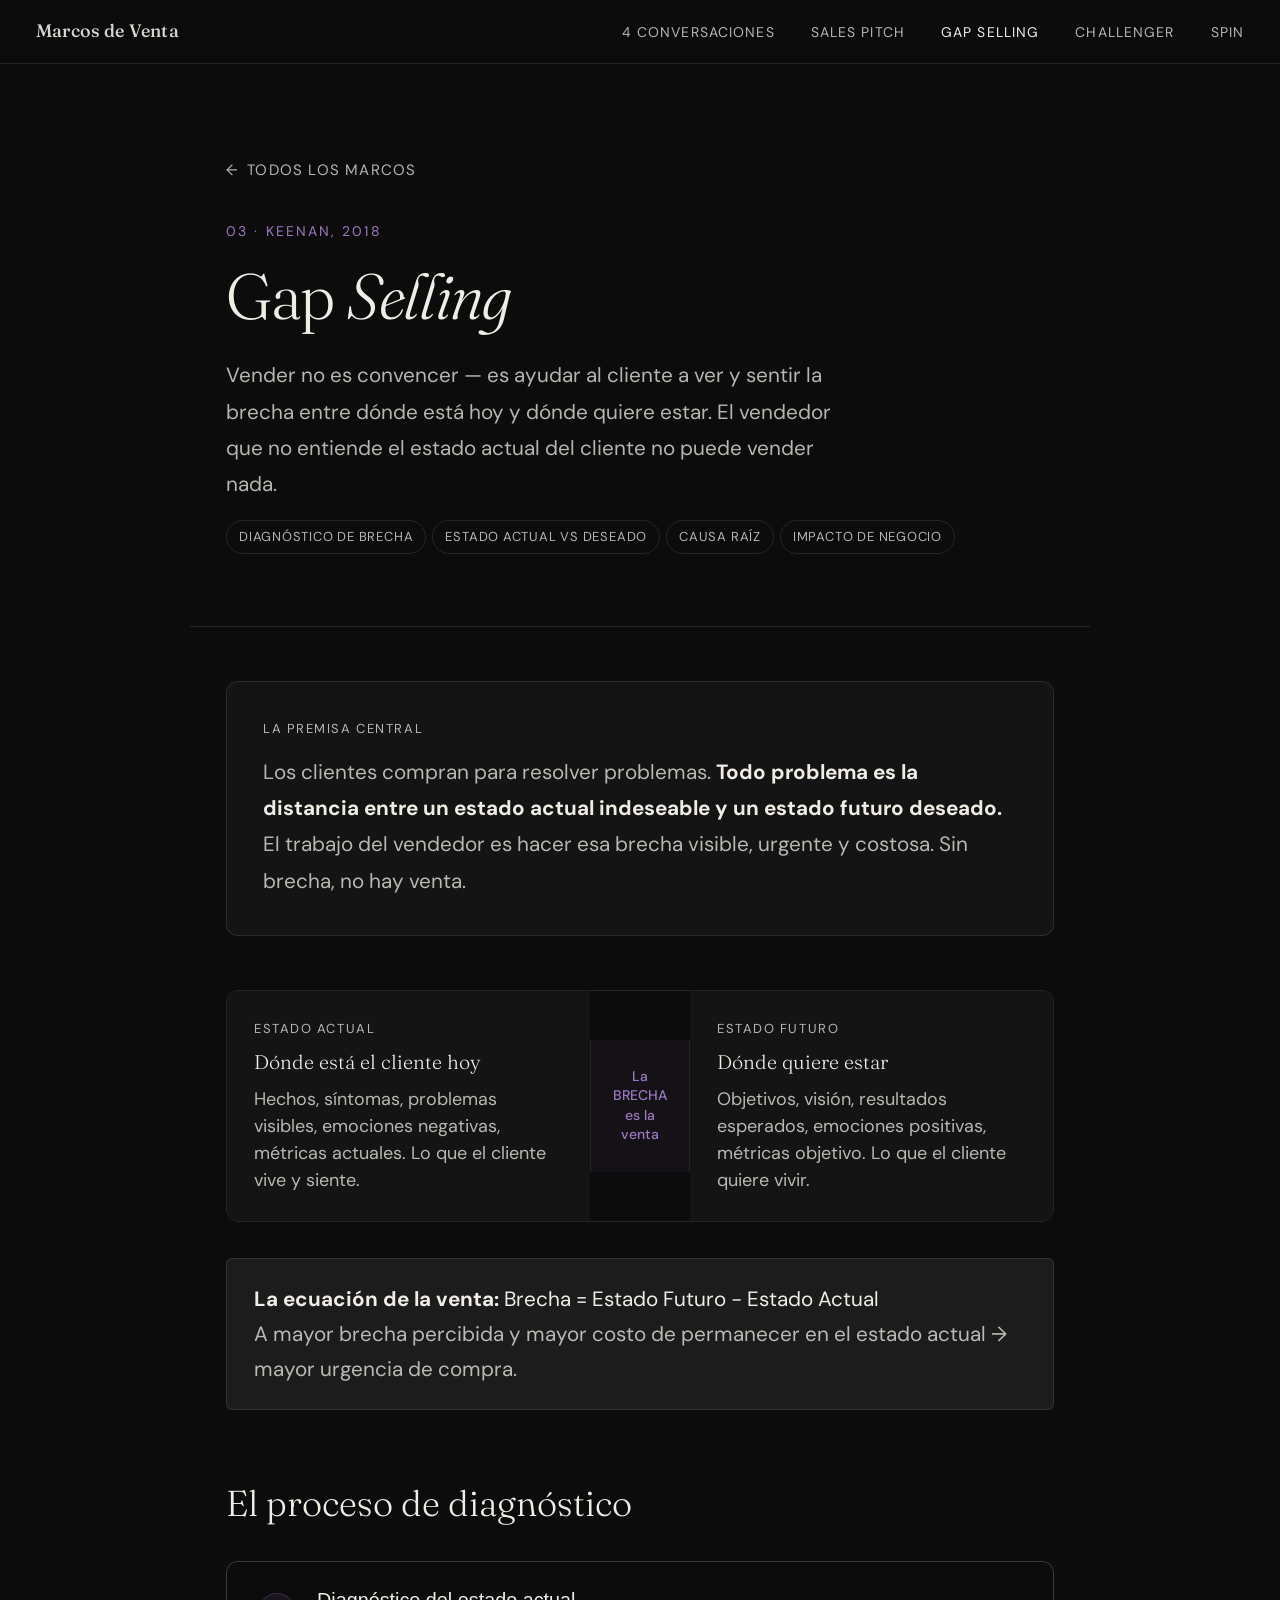
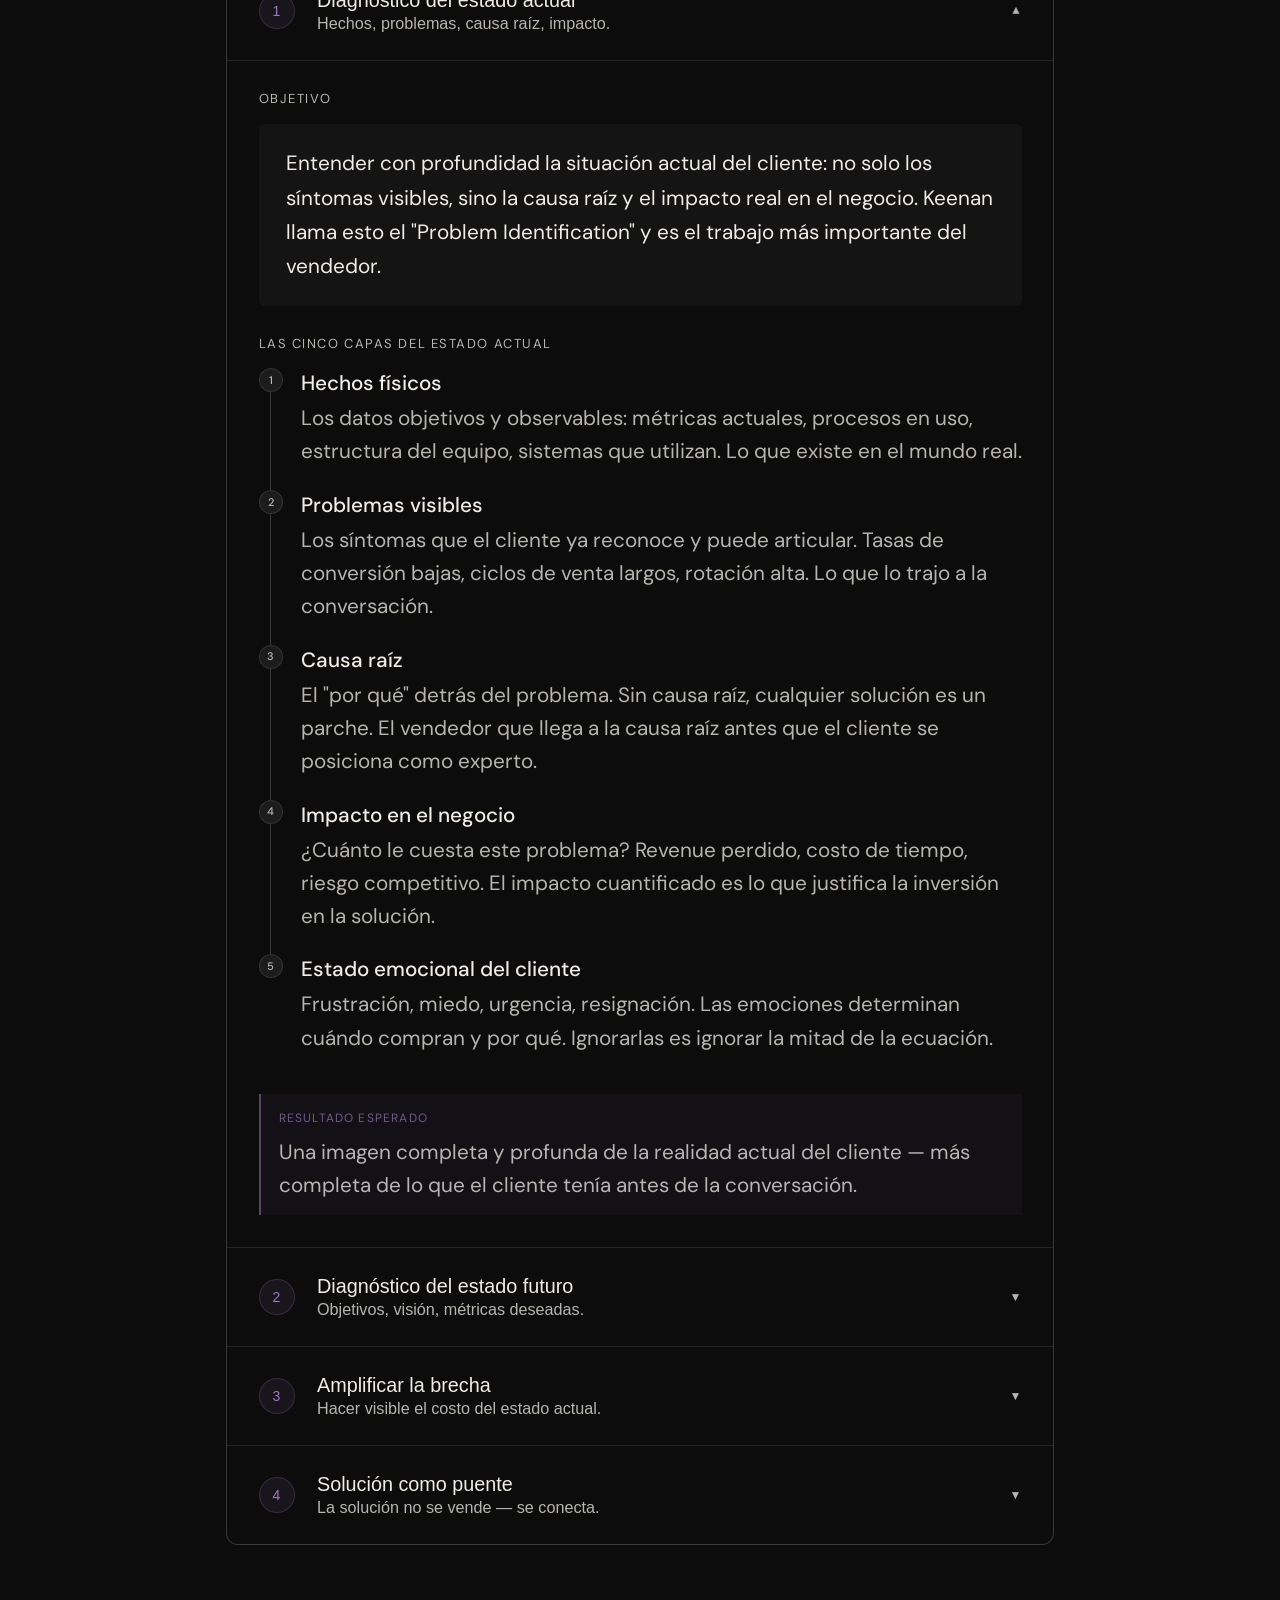
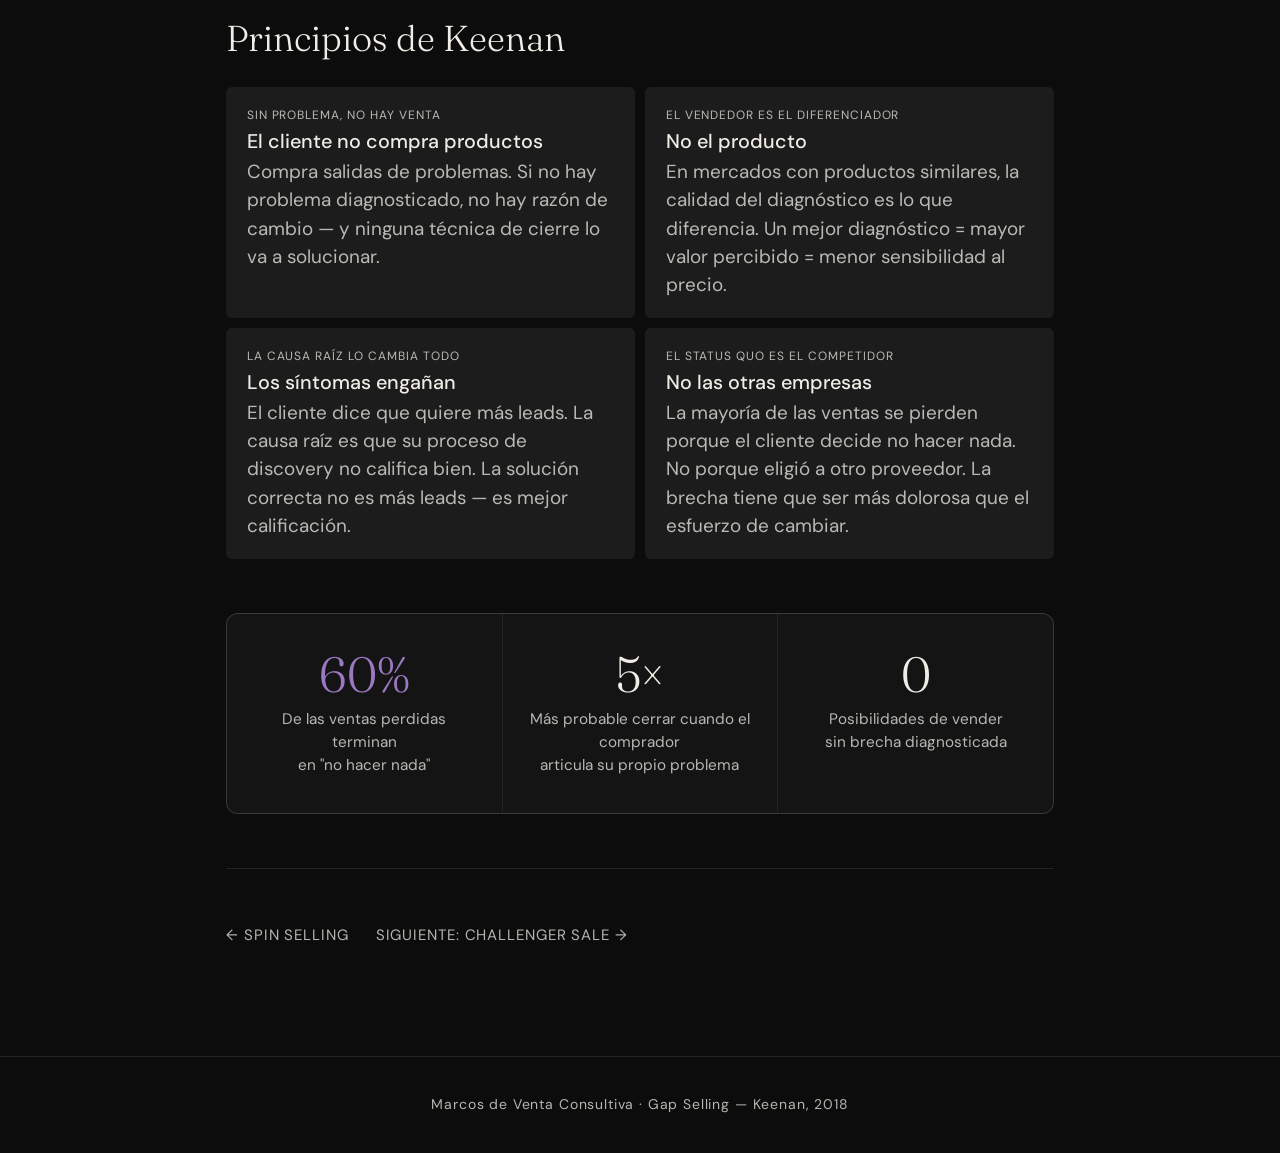
<file: gap-selling.html>
<!DOCTYPE html>
<html lang="es">
<head>
<meta charset="UTF-8">
<meta name="viewport" content="width=device-width, initial-scale=1.0">
<title>Gap Selling · Keenan</title>
<link rel="stylesheet" href="styles.css">
<style>
:root { --accent: #7C5C9A; --accent-faint: rgba(124,92,154,0.1); --accent-border: rgba(124,92,154,0.3); }
.page-eyebrow { color: #9B78C2; }
.outcome-block { border-left-color: rgba(155,120,194,0.5); background: rgba(155,120,194,0.05); }
.outcome-label { color: rgba(155,120,194,0.7); }
.outcome-text { color: var(--muted); }
@keyframes fadein { from{opacity:0;transform:translateY(12px)} to{opacity:1;transform:none} }
.page-hero { animation: fadein 0.6s ease both; }
.gap-viz {
  display: flex; align-items: center; gap: 0;
  border: 1px solid var(--border); border-radius: var(--radius-lg);
  overflow: hidden; margin: 2rem 0;
}
.gap-state {
  flex: 1; padding: 1.5rem;
  background: var(--bg2);
}
.gap-arrow {
  width: 60px; flex-shrink: 0;
  display: flex; flex-direction: column; align-items: center; justify-content: center;
  padding: 1rem 0; background: var(--bg3);
  border-left: 1px solid var(--border); border-right: 1px solid var(--border);
  min-height: 120px;
}
.gap-arrow-line { width: 1px; flex: 1; background: rgba(155,120,194,0.3); }
.gap-arrow-head { font-size: 18px; color: rgba(155,120,194,0.6); }
.gap-label { font-size: 13px; letter-spacing: 0.12em; text-transform: uppercase; color: var(--muted); margin-bottom: 6px; font-weight: 400; }
.gap-title { font-family: var(--font-display); font-size: 1.1rem; font-weight: 300; margin-bottom: 6px; }
.gap-desc { font-size: 1rem; color: var(--muted); line-height: 1.5; }
.gap-center {
  width: 100px; flex-shrink: 0;
  display: flex; flex-direction: column; align-items: center; justify-content: center;
  padding: 1.5rem 1rem; background: rgba(124,92,154,0.08);
  border-left: 1px solid rgba(124,92,154,0.2); border-right: 1px solid rgba(124,92,154,0.2);
  min-height: 120px;
}
.gap-center-label { font-size: 14px; font-weight: 500; color: #9B78C2; text-align: center; line-height: 1.4; }
@media(max-width:600px){.gap-viz{flex-direction:column;}.gap-center,.gap-arrow{width:100%;min-height:50px;}.gap-arrow{border-left:none;border-right:none;border-top:1px solid var(--border);border-bottom:1px solid var(--border);}}
</style>
</head>
<body>
<nav>
  <a href="index.html" class="nav-logo">Marcos de Venta</a>
  <ul class="nav-links">
    <li><a href="4-conversaciones.html">4 Conversaciones</a></li>
    <li><a href="sales-pitch-dunford.html">Sales Pitch</a></li>
    <li><a href="gap-selling.html" class="active">Gap Selling</a></li>
    <li><a href="challenger-sale.html">Challenger</a></li>
    <li><a href="spin.html">SPIN</a></li>
  </ul>
</nav>
<main>
  <div class="page-hero">
    <a href="index.html" class="back-link">Todos los marcos</a>
    <p class="page-eyebrow">03 · Keenan, 2018</p>
    <h1>Gap <em>Selling</em></h1>
    <p class="page-intro">Vender no es convencer — es ayudar al cliente a ver y sentir la brecha entre dónde está hoy y dónde quiere estar. El vendedor que no entiende el estado actual del cliente no puede vender nada.</p>
    <div class="tag-row">
      <span class="tag">Diagnóstico de brecha</span>
      <span class="tag">Estado actual vs deseado</span>
      <span class="tag">Causa raíz</span>
      <span class="tag">Impacto de negocio</span>
    </div>
  </div>

  <div class="content">

    <div class="principle-bar">
      <p class="principle-label">La premisa central</p>
      <p style="font-size:1.15rem;line-height:1.75;color:var(--muted);">Los clientes compran para resolver problemas. <strong style="color:var(--text);">Todo problema es la distancia entre un estado actual indeseable y un estado futuro deseado.</strong> El trabajo del vendedor es hacer esa brecha visible, urgente y costosa. Sin brecha, no hay venta.</p>
    </div>

    <div class="gap-viz">
      <div class="gap-state">
        <p class="gap-label">Estado actual</p>
        <p class="gap-title">Dónde está el cliente hoy</p>
        <p class="gap-desc">Hechos, síntomas, problemas visibles, emociones negativas, métricas actuales. Lo que el cliente vive y siente.</p>
      </div>
      <div class="gap-center">
        <p class="gap-center-label">La<br>BRECHA<br>es la venta</p>
      </div>
      <div class="gap-state">
        <p class="gap-label">Estado futuro</p>
        <p class="gap-title">Dónde quiere estar</p>
        <p class="gap-desc">Objetivos, visión, resultados esperados, emociones positivas, métricas objetivo. Lo que el cliente quiere vivir.</p>
      </div>
    </div>

    <div class="formula-block">
      <strong>La ecuación de la venta:</strong> Brecha = Estado Futuro − Estado Actual<br>
      <span style="color:var(--muted);font-size:1.15rem;">A mayor brecha percibida y mayor costo de permanecer en el estado actual → mayor urgencia de compra.</span>
    </div>

    <h2 class="section-title">El proceso de diagnóstico</h2>

    <div class="conversations">

      <div class="conv-item open" id="ci0">
        <button class="conv-toggle" onclick="tog(0)">
          <div class="conv-number" style="background:rgba(124,92,154,0.12);color:#9B78C2;border:1px solid rgba(124,92,154,0.3);">1</div>
          <div class="conv-meta">
            <span class="conv-title-text">Diagnóstico del estado actual</span>
            <span class="conv-subtitle-text">Hechos, problemas, causa raíz, impacto.</span>
          </div>
          <span class="conv-arrow">▼</span>
        </button>
        <div class="conv-body">
          <p class="section-header">Objetivo</p>
          <div class="obj-block">Entender con profundidad la situación actual del cliente: no solo los síntomas visibles, sino la causa raíz y el impacto real en el negocio. Keenan llama esto el "Problem Identification" y es el trabajo más importante del vendedor.</div>

          <p class="section-header">Las cinco capas del estado actual</p>
          <div class="steps-list">
            <div class="step-row">
              <div class="step-dot">1</div>
              <div class="step-content">
                <p class="step-name">Hechos físicos</p>
                <p class="step-desc">Los datos objetivos y observables: métricas actuales, procesos en uso, estructura del equipo, sistemas que utilizan. Lo que existe en el mundo real.</p>
              </div>
            </div>
            <div class="step-row">
              <div class="step-dot">2</div>
              <div class="step-content">
                <p class="step-name">Problemas visibles</p>
                <p class="step-desc">Los síntomas que el cliente ya reconoce y puede articular. Tasas de conversión bajas, ciclos de venta largos, rotación alta. Lo que lo trajo a la conversación.</p>
              </div>
            </div>
            <div class="step-row">
              <div class="step-dot">3</div>
              <div class="step-content">
                <p class="step-name">Causa raíz</p>
                <p class="step-desc">El "por qué" detrás del problema. Sin causa raíz, cualquier solución es un parche. El vendedor que llega a la causa raíz antes que el cliente se posiciona como experto.</p>
              </div>
            </div>
            <div class="step-row">
              <div class="step-dot">4</div>
              <div class="step-content">
                <p class="step-name">Impacto en el negocio</p>
                <p class="step-desc">¿Cuánto le cuesta este problema? Revenue perdido, costo de tiempo, riesgo competitivo. El impacto cuantificado es lo que justifica la inversión en la solución.</p>
              </div>
            </div>
            <div class="step-row">
              <div class="step-dot">5</div>
              <div class="step-content">
                <p class="step-name">Estado emocional del cliente</p>
                <p class="step-desc">Frustración, miedo, urgencia, resignación. Las emociones determinan cuándo compran y por qué. Ignorarlas es ignorar la mitad de la ecuación.</p>
              </div>
            </div>
          </div>
          <div class="outcome-block">
            <p class="outcome-label">Resultado esperado</p>
            <p class="outcome-text">Una imagen completa y profunda de la realidad actual del cliente — más completa de lo que el cliente tenía antes de la conversación.</p>
          </div>
        </div>
      </div>

      <div class="conv-item" id="ci1">
        <button class="conv-toggle" onclick="tog(1)">
          <div class="conv-number" style="background:rgba(124,92,154,0.12);color:#9B78C2;border:1px solid rgba(124,92,154,0.3);">2</div>
          <div class="conv-meta">
            <span class="conv-title-text">Diagnóstico del estado futuro</span>
            <span class="conv-subtitle-text">Objetivos, visión, métricas deseadas.</span>
          </div>
          <span class="conv-arrow">▼</span>
        </button>
        <div class="conv-body">
          <p class="section-header">Objetivo</p>
          <div class="obj-block">Definir con precisión a dónde quiere llegar el cliente. No solo "quiero mejorar las ventas" — sino qué métricas, en qué plazo, con qué impacto en el negocio. La brecha no existe sin un estado futuro claro.</div>

          <p class="section-header">Dimensiones del estado futuro</p>
          <div class="steps-list">
            <div class="step-row">
              <div class="step-dot">1</div>
              <div class="step-content">
                <p class="step-name">Objetivos de negocio</p>
                <p class="step-desc">¿Qué resultados busca? Revenue, retención, eficiencia, crecimiento. Los objetivos conectan la solución con lo que importa al cliente.</p>
              </div>
            </div>
            <div class="step-row">
              <div class="step-dot">2</div>
              <div class="step-content">
                <p class="step-name">Métricas de éxito</p>
                <p class="step-desc">¿Cómo va a saber que llegó? Los indicadores concretos que definen el éxito. Sin métricas, no hay forma de demostrar valor ni de fijar expectativas realistas.</p>
              </div>
            </div>
            <div class="step-row">
              <div class="step-dot">3</div>
              <div class="step-content">
                <p class="step-name">Plazo y urgencia</p>
                <p class="step-desc">¿Para cuándo necesita estar ahí? La urgencia define si hay una venta hoy o una conversación pendiente.</p>
              </div>
            </div>
            <div class="step-row">
              <div class="step-dot">4</div>
              <div class="step-content">
                <p class="step-name">Estado emocional deseado</p>
                <p class="step-desc">¿Cómo quiere sentirse? Más confiado, más libre, más en control. Las emociones del estado futuro son un motor de decisión poderoso.</p>
              </div>
            </div>
          </div>
          <div class="outcome-block">
            <p class="outcome-label">Resultado esperado</p>
            <p class="outcome-text">Un estado futuro claro, medible y emocionalmente cargado. Sin esto, la brecha no tiene destino.</p>
          </div>
        </div>
      </div>

      <div class="conv-item" id="ci2">
        <button class="conv-toggle" onclick="tog(2)">
          <div class="conv-number" style="background:rgba(124,92,154,0.12);color:#9B78C2;border:1px solid rgba(124,92,154,0.3);">3</div>
          <div class="conv-meta">
            <span class="conv-title-text">Amplificar la brecha</span>
            <span class="conv-subtitle-text">Hacer visible el costo del estado actual.</span>
          </div>
          <span class="conv-arrow">▼</span>
        </button>
        <div class="conv-body">
          <p class="section-header">Objetivo</p>
          <div class="obj-block">Ayudar al cliente a sentir el peso real de permanecer en su estado actual. No de forma manipuladora — sino ayudándole a construir el mapa completo de consecuencias que quizás no había conectado.</div>

          <p class="section-header">Preguntas que amplifican</p>
          <div class="obj-block" style="font-size:1.15rem;line-height:2;">
            · "¿Cuánto revenue dejas sobre la mesa cada mes mientras esto no se resuelve?"<br>
            · "¿Cómo afecta esto a tu equipo en términos de tiempo y motivación?"<br>
            · "Si en 12 meses estuvieras exactamente donde estás hoy, ¿qué habría pasado con tu objetivo?"<br>
            · "¿Qué oportunidades no puedes perseguir por no tener esto resuelto?"
          </div>

          <div class="warn-block">
            <p class="warn-label">La diferencia clave con manipulación</p>
            <p class="warn-text">Keenan es explícito: amplificar la brecha no significa exagerar o inventar problemas. Es ayudar al cliente a ver las conexiones reales entre su problema y sus consecuencias. Si el problema no es real o la brecha es pequeña, no hay venta — y eso es legítimo.</p>
          </div>

          <div class="outcome-block">
            <p class="outcome-label">Resultado esperado</p>
            <p class="outcome-text">El cliente siente que permanecer en el estado actual tiene un costo real y creciente. La urgencia de cambio se genera internamente, no por presión del vendedor.</p>
          </div>
        </div>
      </div>

      <div class="conv-item" id="ci3">
        <button class="conv-toggle" onclick="tog(3)">
          <div class="conv-number" style="background:rgba(124,92,154,0.12);color:#9B78C2;border:1px solid rgba(124,92,154,0.3);">4</div>
          <div class="conv-meta">
            <span class="conv-title-text">Solución como puente</span>
            <span class="conv-subtitle-text">La solución no se vende — se conecta.</span>
          </div>
          <span class="conv-arrow">▼</span>
        </button>
        <div class="conv-body">
          <p class="section-header">Objetivo</p>
          <div class="obj-block">Presentar la solución no como un producto con características, sino como el puente específico entre el estado actual del cliente y su estado futuro deseado. Cada elemento de la solución se conecta con un aspecto del diagnóstico previo.</div>

          <p class="section-header">Cómo se presenta</p>
          <div class="steps-list">
            <div class="step-row">
              <div class="step-dot">1</div>
              <div class="step-content">
                <p class="step-name">Recapitular el diagnóstico</p>
                <p class="step-desc">Antes de hablar de solución, confirmar con el cliente el mapa del problema. "Basado en lo que encontramos, esto es lo que entendí de tu situación..."</p>
              </div>
            </div>
            <div class="step-row">
              <div class="step-dot">2</div>
              <div class="step-content">
                <p class="step-name">Conectar cada elemento con el problema</p>
                <p class="step-desc">No listar características — mostrar cómo cada parte de la solución ataca una causa raíz específica del estado actual del cliente.</p>
              </div>
            </div>
            <div class="step-row">
              <div class="step-dot">3</div>
              <div class="step-content">
                <p class="step-name">Proyectar el estado futuro</p>
                <p class="step-desc">Mostrar cómo se ve la situación del cliente con la solución implementada. No en abstracto — con las métricas y objetivos que el cliente mismo articuló.</p>
              </div>
            </div>
          </div>
          <div class="outcome-block">
            <p class="outcome-label">Resultado esperado</p>
            <p class="outcome-text">El cliente reconoce su propia situación en la propuesta. La solución se siente diseñada para él — porque lo está.</p>
          </div>
        </div>
      </div>

    </div>

    <h2 class="section-title">Principios de Keenan</h2>
    <div style="display:grid;grid-template-columns:1fr 1fr;gap:10px;margin-bottom:3rem;">
      <div class="mini-card">
        <p class="mini-card-label">Sin problema, no hay venta</p>
        <p class="mini-card-title">El cliente no compra productos</p>
        <p class="mini-card-desc">Compra salidas de problemas. Si no hay problema diagnosticado, no hay razón de cambio — y ninguna técnica de cierre lo va a solucionar.</p>
      </div>
      <div class="mini-card">
        <p class="mini-card-label">El vendedor es el diferenciador</p>
        <p class="mini-card-title">No el producto</p>
        <p class="mini-card-desc">En mercados con productos similares, la calidad del diagnóstico es lo que diferencia. Un mejor diagnóstico = mayor valor percibido = menor sensibilidad al precio.</p>
      </div>
      <div class="mini-card">
        <p class="mini-card-label">La causa raíz lo cambia todo</p>
        <p class="mini-card-title">Los síntomas engañan</p>
        <p class="mini-card-desc">El cliente dice que quiere más leads. La causa raíz es que su proceso de discovery no califica bien. La solución correcta no es más leads — es mejor calificación.</p>
      </div>
      <div class="mini-card">
        <p class="mini-card-label">El status quo es el competidor</p>
        <p class="mini-card-title">No las otras empresas</p>
        <p class="mini-card-desc">La mayoría de las ventas se pierden porque el cliente decide no hacer nada. No porque eligió a otro proveedor. La brecha tiene que ser más dolorosa que el esfuerzo de cambiar.</p>
      </div>
    </div>

    <div class="metrics-row">
      <div class="metric-cell">
        <div class="metric-val" style="color:#9B78C2;">60%</div>
        <p class="metric-label">De las ventas perdidas terminan<br>en "no hacer nada"</p>
      </div>
      <div class="metric-cell">
        <div class="metric-val">5×</div>
        <p class="metric-label">Más probable cerrar cuando el comprador<br>articula su propio problema</p>
      </div>
      <div class="metric-cell">
        <div class="metric-val">0</div>
        <p class="metric-label">Posibilidades de vender<br>sin brecha diagnosticada</p>
      </div>
    </div>

    <div class="nav-framework-links">
      <a href="spin.html" class="nav-framework-link">← SPIN Selling</a>
      <a href="challenger-sale.html" class="nav-framework-link">Siguiente: Challenger Sale →</a>
    </div>
  </div>
</main>
<footer>Marcos de Venta Consultiva · Gap Selling — Keenan, 2018</footer>
<script>
function tog(i){
  const el=document.getElementById('ci'+i);
  el.classList.toggle('open');
}
</script>
</body>
</html>
</file>
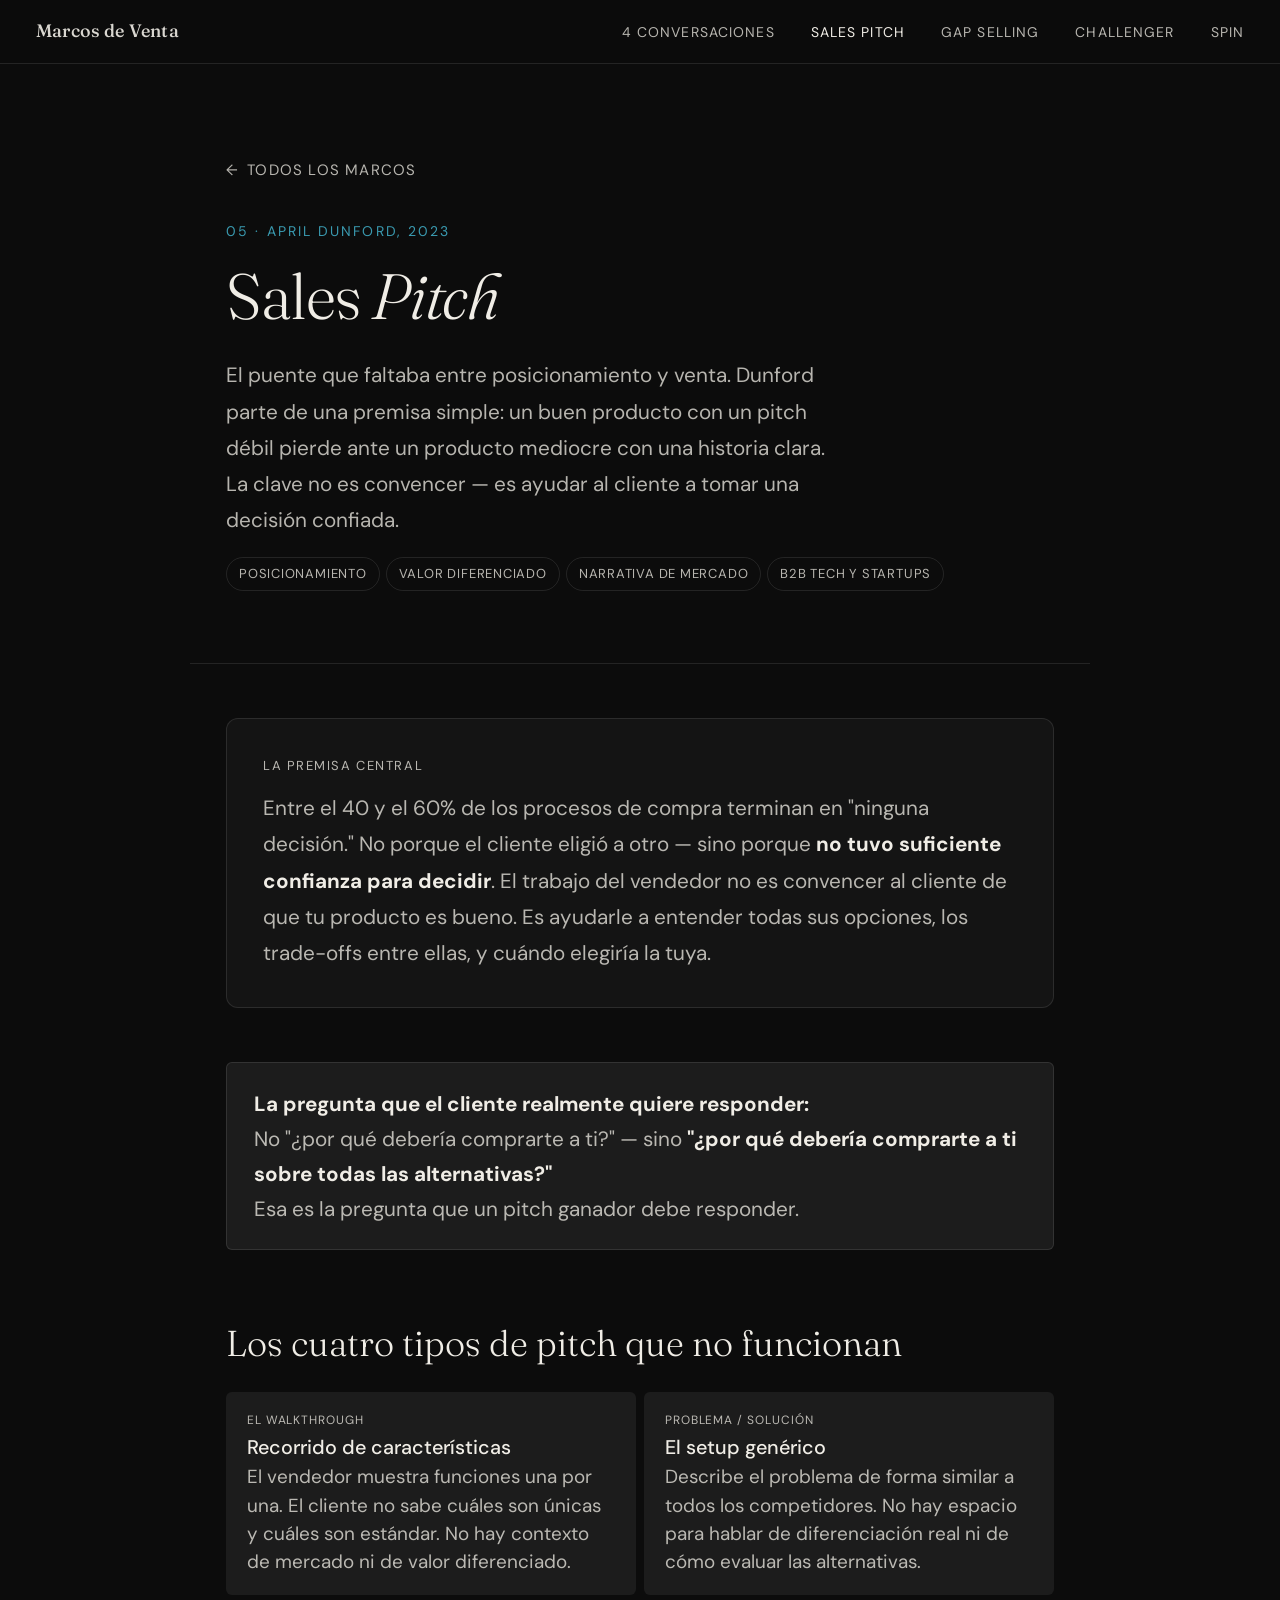
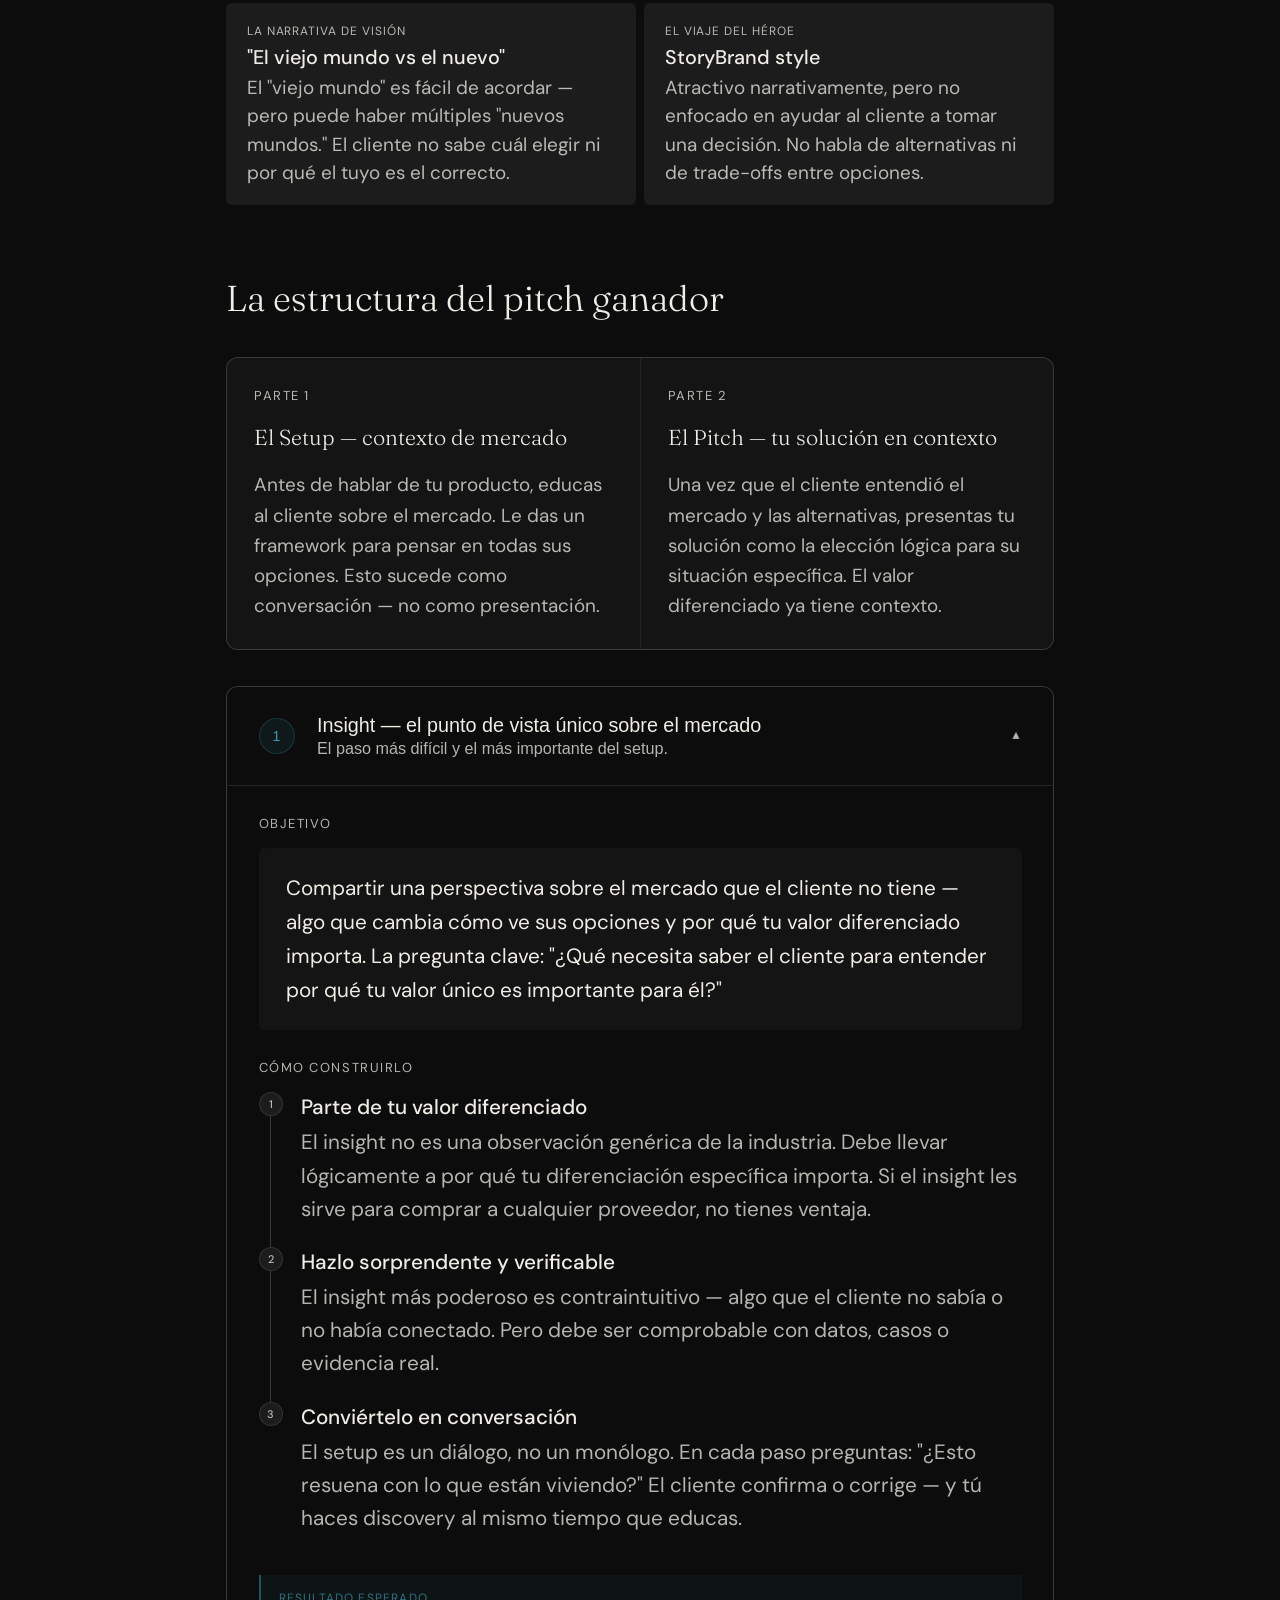
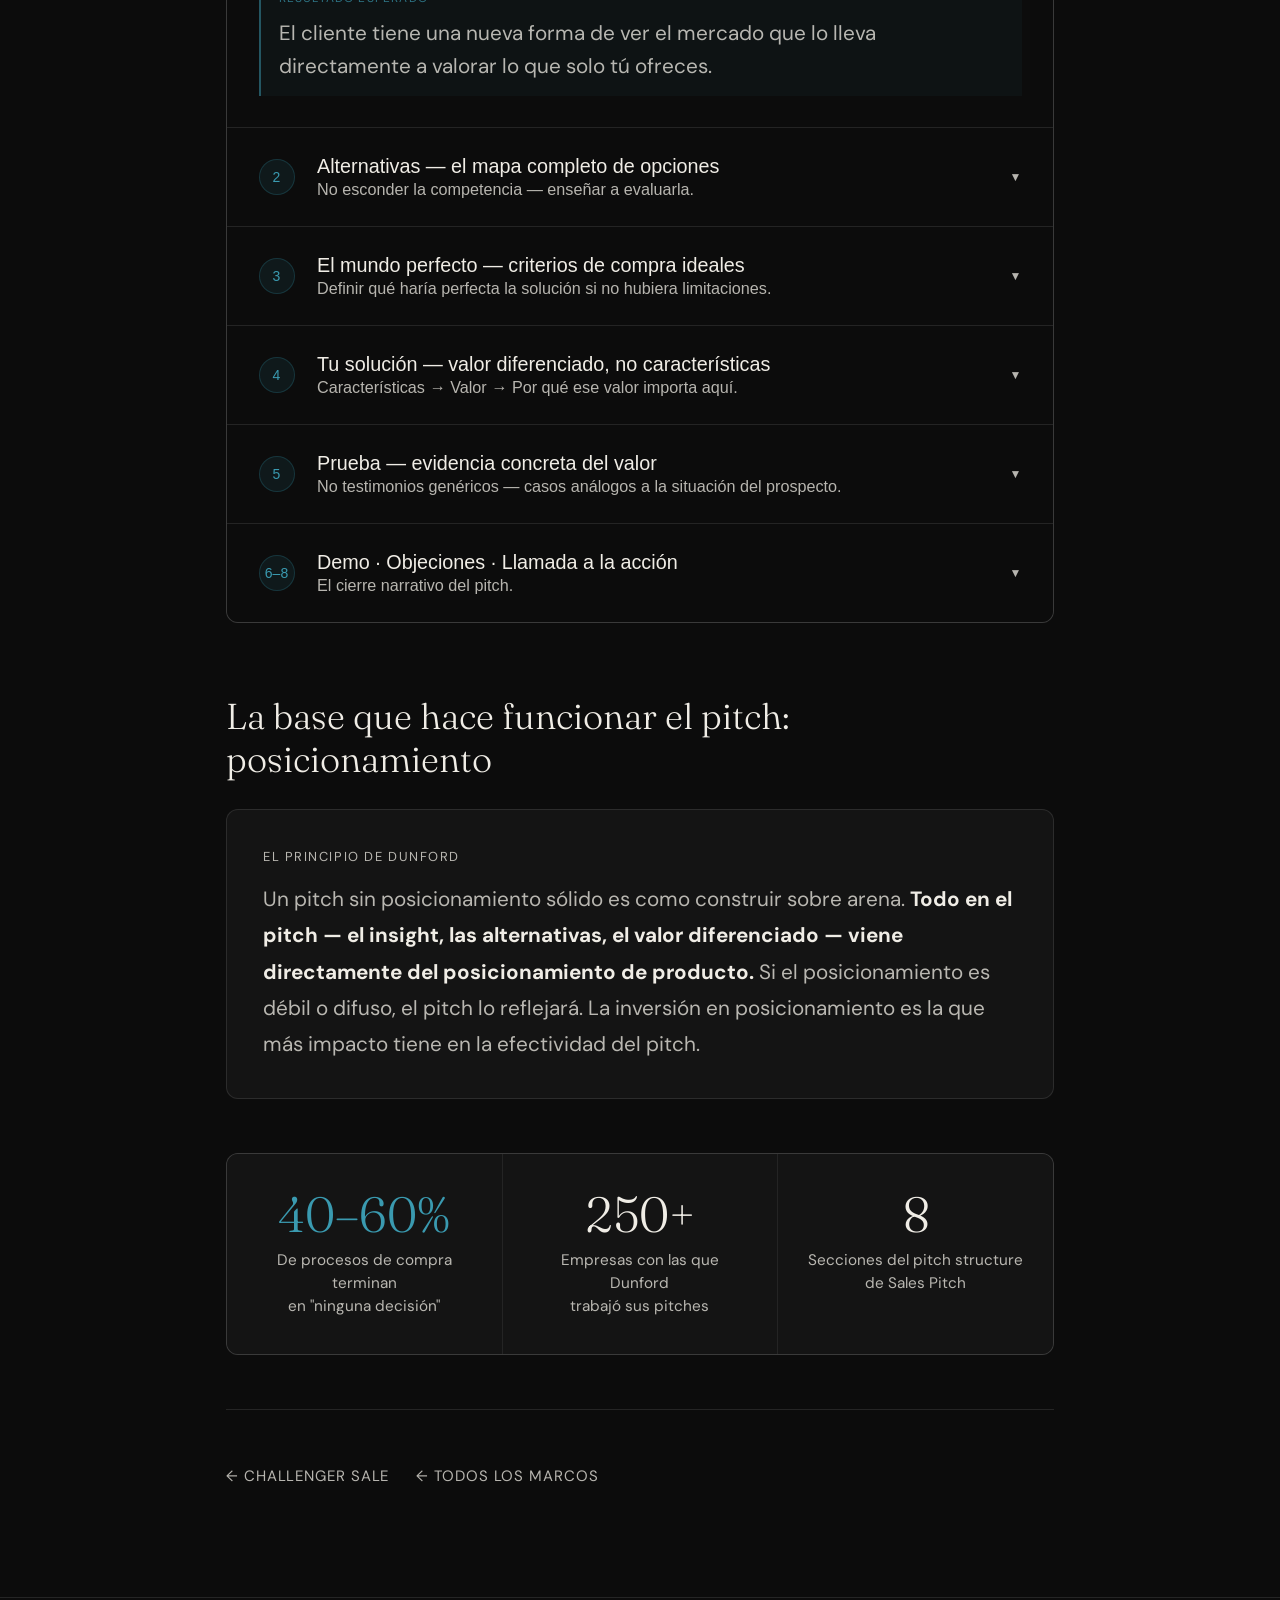
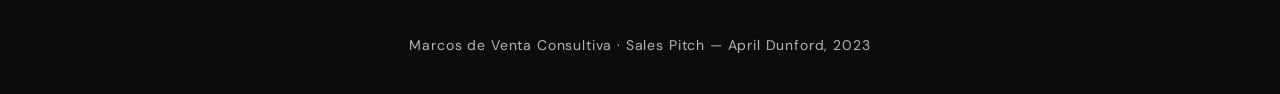
<file: sales-pitch-dunford.html>
<!DOCTYPE html>
<html lang="es">
<head>
<meta charset="UTF-8">
<meta name="viewport" content="width=device-width, initial-scale=1.0">
<title>Sales Pitch · April Dunford</title>
<link rel="stylesheet" href="styles.css">
<style>
:root { --accent: #2A7A8C; --accent-faint: rgba(42,122,140,0.1); --accent-border: rgba(42,122,140,0.3); }
.page-eyebrow { color: #3A9AB0; }
.outcome-block { border-left-color: rgba(58,154,176,0.5); background: rgba(58,154,176,0.05); }
.outcome-label { color: rgba(58,154,176,0.7); }
.outcome-text { color: var(--muted); }
@keyframes fadein { from{opacity:0;transform:translateY(12px)} to{opacity:1;transform:none} }
.page-hero { animation: fadein 0.6s ease both; }
.pitch-structure {
  display: grid; grid-template-columns: 1fr 1fr; gap: 1px;
  background: var(--border); border: 1px solid var(--border);
  border-radius: var(--radius-lg); overflow: hidden; margin: 2rem 0;
}
.pitch-half { background: var(--bg2); padding: 1.5rem; }
.pitch-half-label { font-size: 13px; letter-spacing: 0.12em; text-transform: uppercase; color: var(--muted); margin-bottom: 0.75rem; font-weight: 400; }
.pitch-half-title { font-family: var(--font-display); font-size: 1.2rem; font-weight: 300; margin-bottom: 0.75rem; }
.pitch-half-desc { font-size: 1.05rem; color: var(--muted); line-height: 1.6; }
.step-badge {
  display: inline-flex; align-items: center; justify-content: center;
  width: 20px; height: 20px; border-radius: 50%;
  background: rgba(42,122,140,0.15); border: 1px solid rgba(42,122,140,0.3);
  font-size: 13px; font-weight: 500; color: #3A9AB0;
  flex-shrink: 0; margin-top: 1px;
}
.pitch-types { display: grid; grid-template-columns: 1fr 1fr; gap: 8px; margin: 0.75rem 0; }
@media(max-width:600px){.pitch-structure{grid-template-columns:1fr;}.pitch-types{grid-template-columns:1fr;}}
</style>
</head>
<body>
<nav>
  <a href="index.html" class="nav-logo">Marcos de Venta</a>
  <ul class="nav-links">
    <li><a href="4-conversaciones.html">4 Conversaciones</a></li>
    <li><a href="sales-pitch-dunford.html" class="active">Sales Pitch</a></li>
    <li><a href="gap-selling.html">Gap Selling</a></li>
    <li><a href="challenger-sale.html">Challenger</a></li>
    <li><a href="spin.html">SPIN</a></li>
  </ul>
</nav>
<main>
  <div class="page-hero">
    <a href="index.html" class="back-link">Todos los marcos</a>
    <p class="page-eyebrow">05 · April Dunford, 2023</p>
    <h1>Sales <em>Pitch</em></h1>
    <p class="page-intro">El puente que faltaba entre posicionamiento y venta. Dunford parte de una premisa simple: un buen producto con un pitch débil pierde ante un producto mediocre con una historia clara. La clave no es convencer — es ayudar al cliente a tomar una decisión confiada.</p>
    <div class="tag-row">
      <span class="tag">Posicionamiento</span>
      <span class="tag">Valor diferenciado</span>
      <span class="tag">Narrativa de mercado</span>
      <span class="tag">B2B tech y startups</span>
    </div>
  </div>

  <div class="content">

    <div class="principle-bar">
      <p class="principle-label">La premisa central</p>
      <p style="font-size:1.15rem;line-height:1.75;color:var(--muted);">Entre el 40 y el 60% de los procesos de compra terminan en "ninguna decisión." No porque el cliente eligió a otro — sino porque <strong style="color:var(--text);">no tuvo suficiente confianza para decidir</strong>. El trabajo del vendedor no es convencer al cliente de que tu producto es bueno. Es ayudarle a entender todas sus opciones, los trade-offs entre ellas, y cuándo elegiría la tuya.</p>
    </div>

    <div class="formula-block">
      <strong>La pregunta que el cliente realmente quiere responder:</strong><br>
      <span style="color:var(--muted);font-size:1.15rem;">No "¿por qué debería comprarte a ti?" — sino <strong style="color:var(--text);">"¿por qué debería comprarte a ti sobre todas las alternativas?"</strong><br>Esa es la pregunta que un pitch ganador debe responder.</span>
    </div>

    <h2 class="section-title">Los cuatro tipos de pitch que no funcionan</h2>
    <div class="pitch-types">
      <div class="mini-card">
        <p class="mini-card-label">El walkthrough</p>
        <p class="mini-card-title">Recorrido de características</p>
        <p class="mini-card-desc">El vendedor muestra funciones una por una. El cliente no sabe cuáles son únicas y cuáles son estándar. No hay contexto de mercado ni de valor diferenciado.</p>
      </div>
      <div class="mini-card">
        <p class="mini-card-label">Problema / solución</p>
        <p class="mini-card-title">El setup genérico</p>
        <p class="mini-card-desc">Describe el problema de forma similar a todos los competidores. No hay espacio para hablar de diferenciación real ni de cómo evaluar las alternativas.</p>
      </div>
      <div class="mini-card">
        <p class="mini-card-label">La narrativa de visión</p>
        <p class="mini-card-title">"El viejo mundo vs el nuevo"</p>
        <p class="mini-card-desc">El "viejo mundo" es fácil de acordar — pero puede haber múltiples "nuevos mundos." El cliente no sabe cuál elegir ni por qué el tuyo es el correcto.</p>
      </div>
      <div class="mini-card">
        <p class="mini-card-label">El viaje del héroe</p>
        <p class="mini-card-title">StoryBrand style</p>
        <p class="mini-card-desc">Atractivo narrativamente, pero no enfocado en ayudar al cliente a tomar una decisión. No habla de alternativas ni de trade-offs entre opciones.</p>
      </div>
    </div>

    <h2 class="section-title">La estructura del pitch ganador</h2>

    <div class="pitch-structure">
      <div class="pitch-half">
        <p class="pitch-half-label">Parte 1</p>
        <p class="pitch-half-title">El Setup — contexto de mercado</p>
        <p class="pitch-half-desc">Antes de hablar de tu producto, educas al cliente sobre el mercado. Le das un framework para pensar en todas sus opciones. Esto sucede como conversación — no como presentación.</p>
      </div>
      <div class="pitch-half">
        <p class="pitch-half-label">Parte 2</p>
        <p class="pitch-half-title">El Pitch — tu solución en contexto</p>
        <p class="pitch-half-desc">Una vez que el cliente entendió el mercado y las alternativas, presentas tu solución como la elección lógica para su situación específica. El valor diferenciado ya tiene contexto.</p>
      </div>
    </div>

    <div class="conversations">

      <!-- SETUP: INSIGHT -->
      <div class="conv-item open" id="ci0">
        <button class="conv-toggle" onclick="tog(0)">
          <div class="conv-number" style="background:rgba(42,122,140,0.12);color:#3A9AB0;border:1px solid rgba(42,122,140,0.3);">1</div>
          <div class="conv-meta">
            <span class="conv-title-text">Insight — el punto de vista único sobre el mercado</span>
            <span class="conv-subtitle-text">El paso más difícil y el más importante del setup.</span>
          </div>
          <span class="conv-arrow">▼</span>
        </button>
        <div class="conv-body">
          <p class="section-header">Objetivo</p>
          <div class="obj-block">Compartir una perspectiva sobre el mercado que el cliente no tiene — algo que cambia cómo ve sus opciones y por qué tu valor diferenciado importa. La pregunta clave: "¿Qué necesita saber el cliente para entender por qué tu valor único es importante para él?"</div>

          <p class="section-header">Cómo construirlo</p>
          <div class="steps-list">
            <div class="step-row">
              <div class="step-dot">1</div>
              <div class="step-content">
                <p class="step-name">Parte de tu valor diferenciado</p>
                <p class="step-desc">El insight no es una observación genérica de la industria. Debe llevar lógicamente a por qué tu diferenciación específica importa. Si el insight les sirve para comprar a cualquier proveedor, no tienes ventaja.</p>
              </div>
            </div>
            <div class="step-row">
              <div class="step-dot">2</div>
              <div class="step-content">
                <p class="step-name">Hazlo sorprendente y verificable</p>
                <p class="step-desc">El insight más poderoso es contraintuitivo — algo que el cliente no sabía o no había conectado. Pero debe ser comprobable con datos, casos o evidencia real.</p>
              </div>
            </div>
            <div class="step-row">
              <div class="step-dot">3</div>
              <div class="step-content">
                <p class="step-name">Conviértelo en conversación</p>
                <p class="step-desc">El setup es un diálogo, no un monólogo. En cada paso preguntas: "¿Esto resuena con lo que están viviendo?" El cliente confirma o corrige — y tú haces discovery al mismo tiempo que educas.</p>
              </div>
            </div>
          </div>

          <div class="outcome-block">
            <p class="outcome-label">Resultado esperado</p>
            <p class="outcome-text">El cliente tiene una nueva forma de ver el mercado que lo lleva directamente a valorar lo que solo tú ofreces.</p>
          </div>
        </div>
      </div>

      <!-- ALTERNATIVES -->
      <div class="conv-item" id="ci1">
        <button class="conv-toggle" onclick="tog(1)">
          <div class="conv-number" style="background:rgba(42,122,140,0.12);color:#3A9AB0;border:1px solid rgba(42,122,140,0.3);">2</div>
          <div class="conv-meta">
            <span class="conv-title-text">Alternativas — el mapa completo de opciones</span>
            <span class="conv-subtitle-text">No esconder la competencia — enseñar a evaluarla.</span>
          </div>
          <span class="conv-arrow">▼</span>
        </button>
        <div class="conv-body">
          <p class="section-header">Objetivo</p>
          <div class="obj-block">Ayudar al cliente a entender todas sus opciones agrupadas por "enfoque" — no por empresa o producto. La mayoría de las alternativas de mercado se pueden agrupar en 3-4 formas distintas de resolver el problema.</div>

          <p class="section-header">El método de Dunford</p>
          <div class="steps-list">
            <div class="step-row">
              <div class="step-dot">1</div>
              <div class="step-content">
                <p class="step-name">Agrupa por enfoque, no por proveedor</p>
                <p class="step-desc">No es "nosotros vs Salesforce vs HubSpot." Es "enfoque manual en hojas de cálculo vs CRM básico vs plataforma integrada." El cliente entiende la lógica mejor así.</p>
              </div>
            </div>
            <div class="step-row">
              <div class="step-dot">2</div>
              <div class="step-content">
                <p class="step-name">Presenta los pros y contras de cada enfoque honestamente</p>
                <p class="step-desc">Dunford insiste en esto: ser honesto sobre las alternativas construye credibilidad. El cliente ya sabe que tienen ventajas — si las niegas, pierdes confianza.</p>
              </div>
            </div>
            <div class="step-row">
              <div class="step-dot">3</div>
              <div class="step-content">
                <p class="step-name">Conecta los trade-offs con el insight</p>
                <p class="step-desc">Los trade-offs que importan son los que se conectan con el insight que compartiste. "Dado lo que vimos sobre X, la limitación de este enfoque es Y."</p>
              </div>
            </div>
          </div>

          <div class="outcome-block">
            <p class="outcome-label">Resultado esperado</p>
            <p class="outcome-text">El cliente tiene un mapa claro del mercado. Puede evaluar sus opciones con criterios informados — no solo por precio o por familiaridad.</p>
          </div>
        </div>
      </div>

      <!-- PERFECT WORLD -->
      <div class="conv-item" id="ci2">
        <button class="conv-toggle" onclick="tog(2)">
          <div class="conv-number" style="background:rgba(42,122,140,0.12);color:#3A9AB0;border:1px solid rgba(42,122,140,0.3);">3</div>
          <div class="conv-meta">
            <span class="conv-title-text">El mundo perfecto — criterios de compra ideales</span>
            <span class="conv-subtitle-text">Definir qué haría perfecta la solución si no hubiera limitaciones.</span>
          </div>
          <span class="conv-arrow">▼</span>
        </button>
        <div class="conv-body">
          <p class="section-header">Objetivo</p>
          <div class="obj-block">Antes de presentar tu solución, preguntar al cliente: "En un mundo ideal, sin restricciones de presupuesto o tiempo, ¿qué capacidades o características serían las más críticas para resolver esto?" Esto define los criterios de evaluación — idealmente, los que favorecen tu diferenciación.</div>

          <p class="section-header">Por qué funciona</p>
          <div class="obj-block" style="font-size:1.15rem;line-height:1.9;">
            · Es el cliente quien establece los criterios — no el vendedor imponiéndolos.<br>
            · Si el cliente incluye los criterios donde eres fuerte, la decisión se alinea contigo sin que hayas "vendido" nada todavía.<br>
            · Si los criterios que enuncia no te favorecen, tienes información crítica para redirigir o descalificar antes de presentar.
          </div>

          <div class="outcome-block">
            <p class="outcome-label">Resultado esperado</p>
            <p class="outcome-text">Criterios de evaluación explícitos y acordados. El pitch de la solución que sigue ya tiene un estándar contra el cual medirse — definido por el propio cliente.</p>
          </div>
        </div>
      </div>

      <!-- TU SOLUCIÓN -->
      <div class="conv-item" id="ci3">
        <button class="conv-toggle" onclick="tog(3)">
          <div class="conv-number" style="background:rgba(42,122,140,0.12);color:#3A9AB0;border:1px solid rgba(42,122,140,0.3);">4</div>
          <div class="conv-meta">
            <span class="conv-title-text">Tu solución — valor diferenciado, no características</span>
            <span class="conv-subtitle-text">Características → Valor → Por qué ese valor importa aquí.</span>
          </div>
          <span class="conv-arrow">▼</span>
        </button>
        <div class="conv-body">
          <p class="section-header">Objetivo</p>
          <div class="obj-block">Presentar tu solución como la respuesta lógica a los criterios que el cliente definió, conectando cada elemento con valor específico — no con características genéricas. La secuencia es: característica → valor que entrega → por qué ese valor es crítico para este cliente.</div>

          <p class="section-header">La distinción crítica de Dunford: valor vs características</p>
          <div class="grid-2">
            <div class="mini-card">
              <p class="mini-card-label">Pitch de características</p>
              <p class="mini-card-title">"Tenemos dashboard en tiempo real con 200 métricas"</p>
              <p class="mini-card-desc">El cliente escucha y pregunta internamente: ¿Y qué? No conecta automáticamente con lo que le importa.</p>
            </div>
            <div class="mini-card">
              <p class="mini-card-label">Pitch de valor diferenciado</p>
              <p class="mini-card-title">"Lo que eso significa para ustedes es que cuando un deal cambia de señal, el equipo lo sabe ese mismo día"</p>
              <p class="mini-card-desc">El cliente conecta directamente con su situación. La característica tiene sentido porque el valor es explícito.</p>
            </div>
          </div>

          <div class="outcome-block">
            <p class="outcome-label">Resultado esperado</p>
            <p class="outcome-text">El cliente puede articular por qué tu solución es la mejor elección para su situación específica. No porque el vendedor lo dijo — porque la lógica los llevó ahí.</p>
          </div>
        </div>
      </div>

      <!-- PRUEBA -->
      <div class="conv-item" id="ci4">
        <button class="conv-toggle" onclick="tog(4)">
          <div class="conv-number" style="background:rgba(42,122,140,0.12);color:#3A9AB0;border:1px solid rgba(42,122,140,0.3);">5</div>
          <div class="conv-meta">
            <span class="conv-title-text">Prueba — evidencia concreta del valor</span>
            <span class="conv-subtitle-text">No testimonios genéricos — casos análogos a la situación del prospecto.</span>
          </div>
          <span class="conv-arrow">▼</span>
        </button>
        <div class="conv-body">
          <p class="section-header">Objetivo</p>
          <div class="obj-block">Validar el valor diferenciado con evidencia real. La prueba más poderosa es un caso de un cliente que estaba en una situación similar, tomó la misma decisión, y obtuvo un resultado específico y medible.</div>

          <p class="section-header">Qué hace una prueba efectiva</p>
          <div class="steps-list">
            <div class="step-row">
              <div class="step-dot">1</div>
              <div class="step-content">
                <p class="step-name">Análoga, no genérica</p>
                <p class="step-desc">"Una empresa de tu industria con un perfil similar" es más poderoso que "Fortune 500." El cliente necesita verse reflejado en el caso.</p>
              </div>
            </div>
            <div class="step-row">
              <div class="step-dot">2</div>
              <div class="step-content">
                <p class="step-name">Específica en el resultado</p>
                <p class="step-desc">Números concretos cuando los hay. Si no hay métricas exactas, describir el cambio cualitativo con detalle. "Pasaron de X a Y en Z semanas."</p>
              </div>
            </div>
            <div class="step-row">
              <div class="step-dot">3</div>
              <div class="step-content">
                <p class="step-name">Conectada con el valor diferenciado</p>
                <p class="step-desc">La prueba debe respaldar el valor único que presentaste — no una lista de logros generales del cliente.</p>
              </div>
            </div>
          </div>

          <div class="outcome-block">
            <p class="outcome-label">Resultado esperado</p>
            <p class="outcome-text">La promesa de valor tiene respaldo en resultados reales. El riesgo percibido de la decisión baja significativamente.</p>
          </div>
        </div>
      </div>

      <!-- DEMO + OBJECIONES + CTA -->
      <div class="conv-item" id="ci5">
        <button class="conv-toggle" onclick="tog(5)">
          <div class="conv-number" style="background:rgba(42,122,140,0.12);color:#3A9AB0;border:1px solid rgba(42,122,140,0.3);">6–8</div>
          <div class="conv-meta">
            <span class="conv-title-text">Demo · Objeciones · Llamada a la acción</span>
            <span class="conv-subtitle-text">El cierre narrativo del pitch.</span>
          </div>
          <span class="conv-arrow">▼</span>
        </button>
        <div class="conv-body">
          <p class="section-header">Demo — integrada en la narrativa</p>
          <div class="obj-block">La demo no es un recorrido de funciones. Es la demostración del valor diferenciado que ya presentaste. Solo muestras lo que refuerza el argumento que construiste — y solo cuando el cliente ya entiende por qué debería importarle.</div>

          <p class="section-header">Objeciones — anticipadas y proactivas</p>
          <div class="obj-block" style="font-size:1.15rem;line-height:1.9;">
            Dunford propone manejar las objeciones más comunes antes de que el cliente las plantee: <br><br>
            · Identifica las 2-3 objeciones más frecuentes para tu solución.<br>
            · Intégralas en el pitch: "Sé que una preocupación común es X. Lo que encontramos es Y."<br>
            · Esto construye confianza — demuestra que conoces las limitaciones y has pensado en ellas.
          </div>

          <p class="section-header">Llamada a la acción — siguiente paso claro</p>
          <div class="obj-block" style="font-size:1.15rem;line-height:1.75;">
            El pitch termina con un próximo paso específico, no con "¿alguna pregunta?" El cliente debe saber exactamente qué hacer si quiere avanzar — y ese paso debe ser fácil de tomar: una sesión de discovery más profunda, una prueba piloto, una propuesta acotada.
          </div>

          <div class="outcome-block">
            <p class="outcome-label">Resultado esperado</p>
            <p class="outcome-text">El cliente tiene todo lo que necesita para tomar una decisión confiada — contexto de mercado, criterios claros, valor demostrado, objeciones resueltas y un camino evidente.</p>
          </div>
        </div>
      </div>

    </div>

    <h2 class="section-title">La base que hace funcionar el pitch: posicionamiento</h2>
    <div class="principle-bar" style="margin:0 0 3rem;">
      <p class="principle-label">El principio de Dunford</p>
      <p style="font-size:1.15rem;line-height:1.75;color:var(--muted);">Un pitch sin posicionamiento sólido es como construir sobre arena. <strong style="color:var(--text);">Todo en el pitch — el insight, las alternativas, el valor diferenciado — viene directamente del posicionamiento de producto.</strong> Si el posicionamiento es débil o difuso, el pitch lo reflejará. La inversión en posicionamiento es la que más impacto tiene en la efectividad del pitch.</p>
    </div>

    <div class="metrics-row">
      <div class="metric-cell">
        <div class="metric-val" style="color:#3A9AB0;">40–60%</div>
        <p class="metric-label">De procesos de compra terminan<br>en "ninguna decisión"</p>
      </div>
      <div class="metric-cell">
        <div class="metric-val">250+</div>
        <p class="metric-label">Empresas con las que Dunford<br>trabajó sus pitches</p>
      </div>
      <div class="metric-cell">
        <div class="metric-val">8</div>
        <p class="metric-label">Secciones del pitch structure<br>de Sales Pitch</p>
      </div>
    </div>

    <div class="nav-framework-links">
      <a href="challenger-sale.html" class="nav-framework-link">← Challenger Sale</a>
      <a href="index.html" class="nav-framework-link">← Todos los marcos</a>
    </div>
  </div>
</main>
<footer>Marcos de Venta Consultiva · Sales Pitch — April Dunford, 2023</footer>
<script>
function tog(i){
  const el=document.getElementById('ci'+i);
  el.classList.toggle('open');
}
</script>
</body>
</html>
</file>
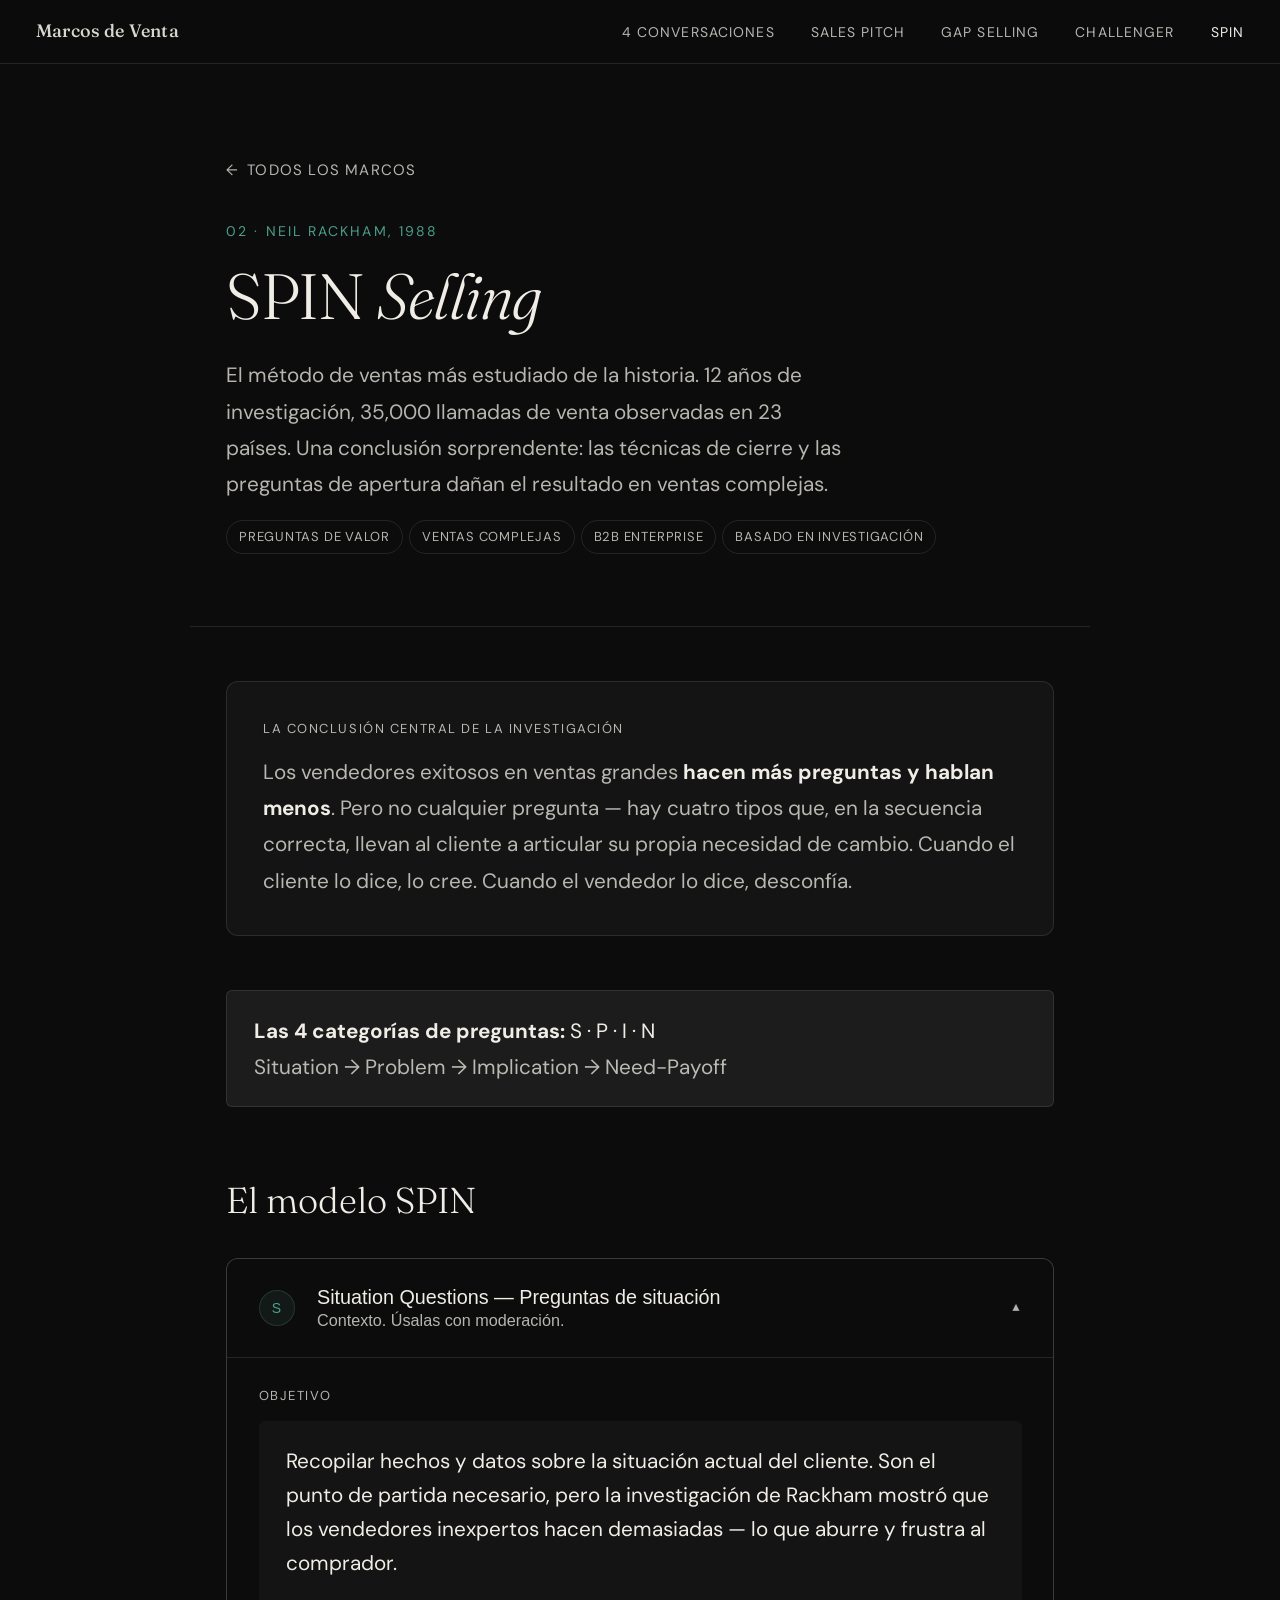
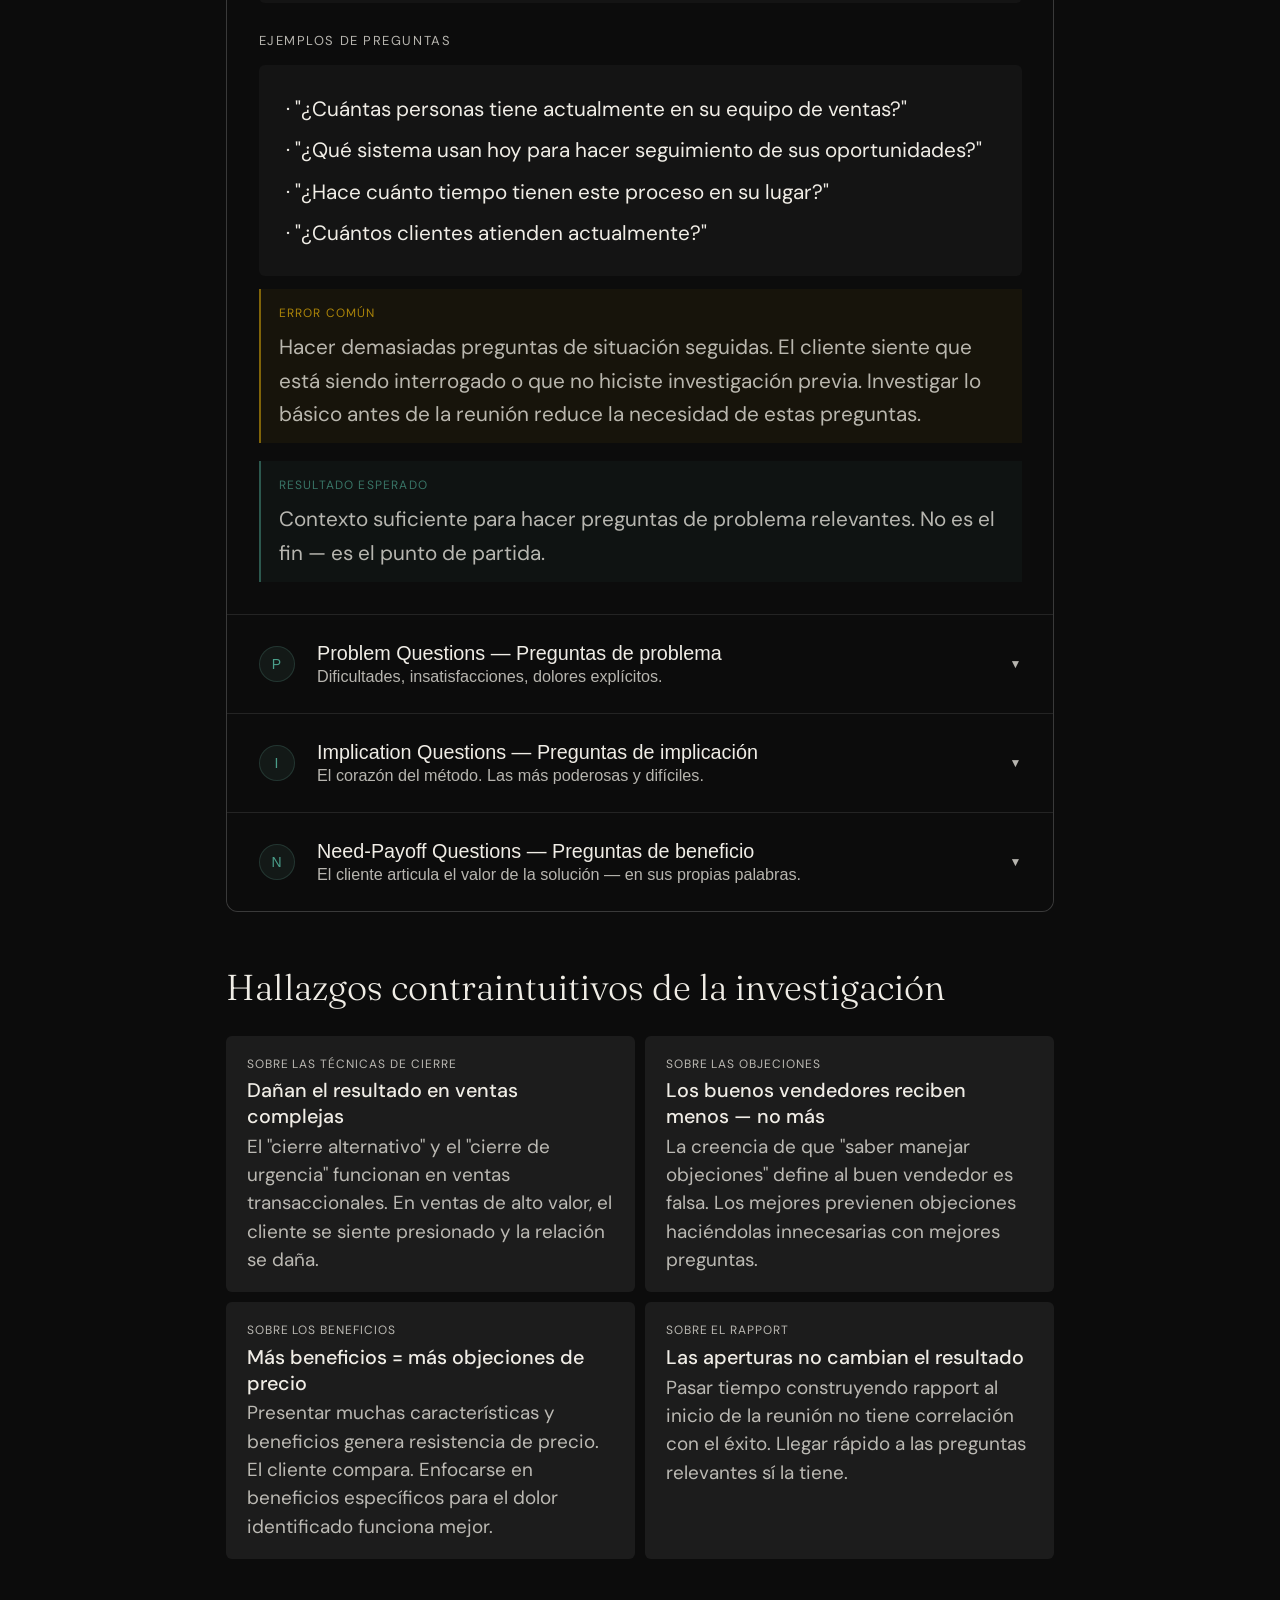
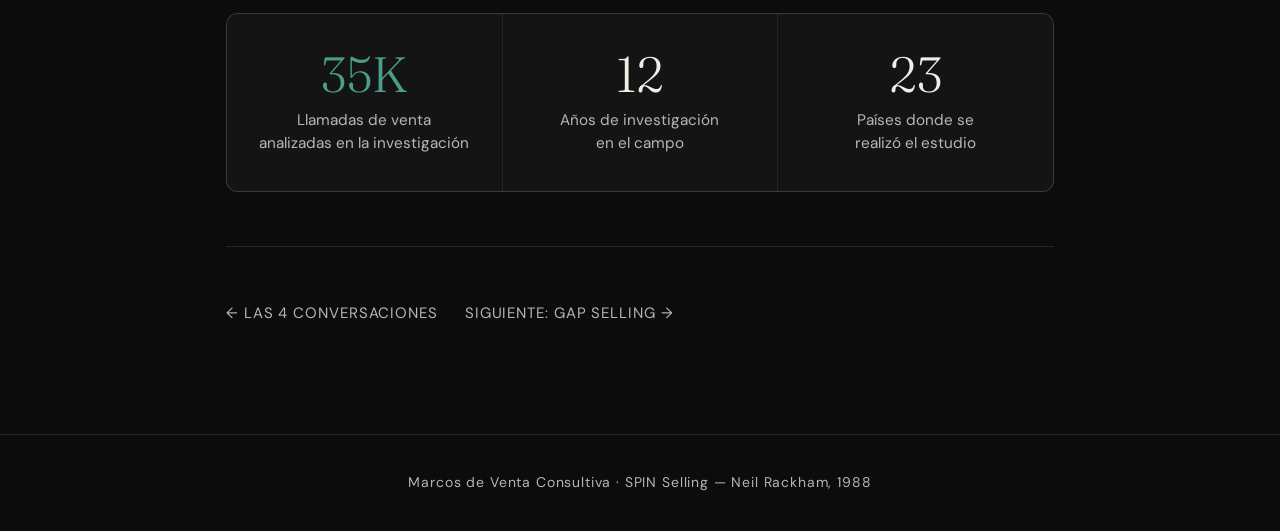
<file: spin.html>
<!DOCTYPE html>
<html lang="es">
<head>
<meta charset="UTF-8">
<meta name="viewport" content="width=device-width, initial-scale=1.0">
<title>SPIN Selling · Neil Rackham</title>
<link rel="stylesheet" href="styles.css">
<style>
:root { --accent: #4A7C6F; --accent-faint: rgba(74,124,111,0.1); --accent-border: rgba(74,124,111,0.3); }
.page-eyebrow { color: #4A9E8A; }
.outcome-block { border-left-color: rgba(74,158,138,0.5); background: rgba(74,158,138,0.05); }
.outcome-label { color: rgba(74,158,138,0.7); }
.outcome-text { color: var(--muted); }
.spin-letter {
  font-family: var(--font-display); font-size: 4rem; font-weight: 300;
  line-height: 1; opacity: 0.15; position: absolute; top: -0.5rem; right: 1rem;
}
.spin-card { position: relative; overflow: hidden; }
@keyframes fadein { from{opacity:0;transform:translateY(12px)} to{opacity:1;transform:none} }
.page-hero { animation: fadein 0.6s ease both; }
.accent-pill {
  display: inline-block; padding: 3px 10px;
  background: var(--accent-faint); border: 1px solid var(--accent-border);
  border-radius: 100px; font-size: 13px; color: #4A9E8A;
  margin-bottom: 6px;
}
</style>
</head>
<body>
<nav>
  <a href="index.html" class="nav-logo">Marcos de Venta</a>
  <ul class="nav-links">
    <li><a href="4-conversaciones.html">4 Conversaciones</a></li>
    <li><a href="sales-pitch-dunford.html">Sales Pitch</a></li>
    <li><a href="gap-selling.html">Gap Selling</a></li>
    <li><a href="challenger-sale.html">Challenger</a></li>
    <li><a href="spin.html" class="active">SPIN</a></li>
  </ul>
</nav>
<main>
  <div class="page-hero">
    <a href="index.html" class="back-link">Todos los marcos</a>
    <p class="page-eyebrow">02 · Neil Rackham, 1988</p>
    <h1>SPIN <em>Selling</em></h1>
    <p class="page-intro">El método de ventas más estudiado de la historia. 12 años de investigación, 35,000 llamadas de venta observadas en 23 países. Una conclusión sorprendente: las técnicas de cierre y las preguntas de apertura dañan el resultado en ventas complejas.</p>
    <div class="tag-row">
      <span class="tag">Preguntas de valor</span>
      <span class="tag">Ventas complejas</span>
      <span class="tag">B2B enterprise</span>
      <span class="tag">Basado en investigación</span>
    </div>
  </div>

  <div class="content">

    <div class="principle-bar">
      <p class="principle-label">La conclusión central de la investigación</p>
      <p style="font-size:1.15rem;line-height:1.75;color:var(--muted);">Los vendedores exitosos en ventas grandes <strong style="color:var(--text);">hacen más preguntas y hablan menos</strong>. Pero no cualquier pregunta — hay cuatro tipos que, en la secuencia correcta, llevan al cliente a articular su propia necesidad de cambio. Cuando el cliente lo dice, lo cree. Cuando el vendedor lo dice, desconfía.</p>
    </div>

    <div class="formula-block">
      <strong>Las 4 categorías de preguntas:</strong> S · P · I · N<br>
      <span style="color:var(--muted);font-size:1.15rem;">Situation → Problem → Implication → Need-Payoff</span>
    </div>

    <h2 class="section-title">El modelo SPIN</h2>

    <div class="conversations">

      <div class="conv-item open" id="ci0">
        <button class="conv-toggle" onclick="tog(0)">
          <div class="conv-number" style="background:rgba(74,124,111,0.12);color:#4A9E8A;border:1px solid rgba(74,124,111,0.3);">S</div>
          <div class="conv-meta">
            <span class="conv-title-text">Situation Questions — Preguntas de situación</span>
            <span class="conv-subtitle-text">Contexto. Úsalas con moderación.</span>
          </div>
          <span class="conv-arrow">▼</span>
        </button>
        <div class="conv-body">
          <p class="section-header">Objetivo</p>
          <div class="obj-block">Recopilar hechos y datos sobre la situación actual del cliente. Son el punto de partida necesario, pero la investigación de Rackham mostró que los vendedores inexpertos hacen demasiadas — lo que aburre y frustra al comprador.</div>

          <p class="section-header">Ejemplos de preguntas</p>
          <div class="obj-block" style="font-size:1.15rem;line-height:2;">
            · "¿Cuántas personas tiene actualmente en su equipo de ventas?"<br>
            · "¿Qué sistema usan hoy para hacer seguimiento de sus oportunidades?"<br>
            · "¿Hace cuánto tiempo tienen este proceso en su lugar?"<br>
            · "¿Cuántos clientes atienden actualmente?"
          </div>

          <div class="warn-block">
            <p class="warn-label">Error común</p>
            <p class="warn-text">Hacer demasiadas preguntas de situación seguidas. El cliente siente que está siendo interrogado o que no hiciste investigación previa. Investigar lo básico antes de la reunión reduce la necesidad de estas preguntas.</p>
          </div>

          <div class="outcome-block">
            <p class="outcome-label">Resultado esperado</p>
            <p class="outcome-text">Contexto suficiente para hacer preguntas de problema relevantes. No es el fin — es el punto de partida.</p>
          </div>
        </div>
      </div>

      <div class="conv-item" id="ci1">
        <button class="conv-toggle" onclick="tog(1)">
          <div class="conv-number" style="background:rgba(74,124,111,0.12);color:#4A9E8A;border:1px solid rgba(74,124,111,0.3);">P</div>
          <div class="conv-meta">
            <span class="conv-title-text">Problem Questions — Preguntas de problema</span>
            <span class="conv-subtitle-text">Dificultades, insatisfacciones, dolores explícitos.</span>
          </div>
          <span class="conv-arrow">▼</span>
        </button>
        <div class="conv-body">
          <p class="section-header">Objetivo</p>
          <div class="obj-block">Explorar los problemas, dificultades e insatisfacciones del cliente con su situación actual. La investigación de Rackham mostró que estas preguntas están fuertemente correlacionadas con el éxito en ventas pequeñas, pero son solo el inicio en ventas complejas.</div>

          <p class="section-header">Ejemplos de preguntas</p>
          <div class="obj-block" style="font-size:1.15rem;line-height:2;">
            · "¿Qué tan difícil resulta mantener actualizada la información de sus prospectos?"<br>
            · "¿Tienen problemas con la consistencia en cómo su equipo hace discovery?"<br>
            · "¿Están satisfechos con los tiempos de respuesta a nuevas oportunidades?"<br>
            · "¿Qué aspectos del proceso actual les generan más fricción?"
          </div>

          <p class="section-header">La distinción crítica de Rackham</p>
          <div class="obj-block" style="font-size:1.15rem;line-height:1.75;">
            <strong>Necesidades implícitas</strong> (lo que revelan las preguntas de problema): "Tenemos algunos problemas con el seguimiento." — No es suficiente para justificar un cambio costoso.<br><br>
            <strong>Necesidades explícitas</strong> (lo que buscamos generar): "Necesito un sistema que me dé visibilidad total del pipeline en tiempo real." — Esto sí justifica la inversión.
          </div>

          <div class="outcome-block">
            <p class="outcome-label">Resultado esperado</p>
            <p class="outcome-text">Identificar áreas de dolor e insatisfacción. En ventas complejas, esto no es suficiente — el cliente necesita sentir que el problema vale la pena resolver.</p>
          </div>
        </div>
      </div>

      <div class="conv-item" id="ci2">
        <button class="conv-toggle" onclick="tog(2)">
          <div class="conv-number" style="background:rgba(74,124,111,0.12);color:#4A9E8A;border:1px solid rgba(74,124,111,0.3);">I</div>
          <div class="conv-meta">
            <span class="conv-title-text">Implication Questions — Preguntas de implicación</span>
            <span class="conv-subtitle-text">El corazón del método. Las más poderosas y difíciles.</span>
          </div>
          <span class="conv-arrow">▼</span>
        </button>
        <div class="conv-body">
          <p class="section-header">Objetivo</p>
          <div class="obj-block">Explorar las consecuencias y efectos del problema. Hacer que el cliente sienta el costo real de no resolver — no de forma manipuladora, sino genuinamente. Son las preguntas más poderosas del modelo y las más difíciles de dominar.</div>

          <p class="section-header">Ejemplos de preguntas</p>
          <div class="obj-block" style="font-size:1.15rem;line-height:2;">
            · "¿Cómo afecta eso a la moral del equipo de ventas?"<br>
            · "¿Cuánto tiempo pierde su equipo resolviendo esas incoherencias cada semana?"<br>
            · "Si eso no se resuelve, ¿qué impacto tiene en su objetivo de revenue del año?"<br>
            · "¿Ese retraso en respuesta les ha costado alguna oportunidad?"<br>
            · "¿Cómo afecta a la dirección no tener visibilidad del pipeline?"
          </div>

          <p class="section-header">Por qué son tan poderosas</p>
          <div class="obj-block" style="font-size:1.15rem;line-height:1.75;">
            El cliente <strong>no vino a la reunión pensando en todos los efectos secundarios de su problema</strong>. Las preguntas de implicación lo ayudan a construir ese mapa mental. Cuando el cliente articula las consecuencias, aumenta la urgencia percibida de resolver — sin que el vendedor haya dicho nada sobre la solución.
          </div>

          <div class="warn-block">
            <p class="warn-label">Cuidado con el tono</p>
            <p class="warn-text">Estas preguntas pueden sentirse pesadas si se acumulan sin empatía. La investigación mostró que los mejores vendedores conectan las preguntas de implicación con una narrativa de mejora, no de catástrofe.</p>
          </div>

          <div class="outcome-block">
            <p class="outcome-label">Resultado esperado</p>
            <p class="outcome-text">El cliente siente el costo real de su problema. Una necesidad implícita se convierte en urgente. El terreno está listo para las preguntas de beneficio.</p>
          </div>
        </div>
      </div>

      <div class="conv-item" id="ci3">
        <button class="conv-toggle" onclick="tog(3)">
          <div class="conv-number" style="background:rgba(74,124,111,0.12);color:#4A9E8A;border:1px solid rgba(74,124,111,0.3);">N</div>
          <div class="conv-meta">
            <span class="conv-title-text">Need-Payoff Questions — Preguntas de beneficio</span>
            <span class="conv-subtitle-text">El cliente articula el valor de la solución — en sus propias palabras.</span>
          </div>
          <span class="conv-arrow">▼</span>
        </button>
        <div class="conv-body">
          <p class="section-header">Objetivo</p>
          <div class="obj-block">Hacer que el cliente exprese el valor o utilidad de resolver su problema. Cuando el cliente dice "eso nos ahorraría mucho tiempo", lo cree más profundamente que si lo dijera el vendedor. Son las preguntas más positivas y generan entusiasmo.</div>

          <p class="section-header">Ejemplos de preguntas</p>
          <div class="obj-block" style="font-size:1.15rem;line-height:2;">
            · "¿Cuánto les ayudaría tener visibilidad del pipeline en tiempo real?"<br>
            · "Si pudieras reducir ese tiempo de respuesta a la mitad, ¿qué impacto tendría?"<br>
            · "¿Qué valor tendría para ti poder escalar sin contratar más personas?"<br>
            · "Si ese proceso estuviera automatizado, ¿en qué enfocaría el equipo ese tiempo?"
          </div>

          <p class="section-header">El efecto en la conversación</p>
          <div class="grid-2">
            <div class="mini-card">
              <p class="mini-card-label">Sin preguntas N</p>
              <p class="mini-card-title">El vendedor explica beneficios</p>
              <p class="mini-card-desc">El cliente escucha pero no internaliza. Probabilidad de objeciones alta.</p>
            </div>
            <div class="mini-card">
              <p class="mini-card-label">Con preguntas N</p>
              <p class="mini-card-title">El cliente declara beneficios</p>
              <p class="mini-card-desc">El cliente construye el caso internamente. Reduce la resistencia al cierre.</p>
            </div>
          </div>

          <div class="outcome-block">
            <p class="outcome-label">Resultado esperado</p>
            <p class="outcome-text">El cliente articula el valor de la solución con sus propias palabras. La necesidad explícita está formada. La propuesta puede presentarse con altísima relevancia.</p>
          </div>
        </div>
      </div>

    </div>

    <h2 class="section-title" style="margin-top:3rem;">Hallazgos contraintuitivos de la investigación</h2>

    <div style="display:grid;grid-template-columns:1fr 1fr;gap:10px;margin-bottom:3rem;">
      <div class="mini-card">
        <p class="mini-card-label">Sobre las técnicas de cierre</p>
        <p class="mini-card-title">Dañan el resultado en ventas complejas</p>
        <p class="mini-card-desc">El "cierre alternativo" y el "cierre de urgencia" funcionan en ventas transaccionales. En ventas de alto valor, el cliente se siente presionado y la relación se daña.</p>
      </div>
      <div class="mini-card">
        <p class="mini-card-label">Sobre las objeciones</p>
        <p class="mini-card-title">Los buenos vendedores reciben menos — no más</p>
        <p class="mini-card-desc">La creencia de que "saber manejar objeciones" define al buen vendedor es falsa. Los mejores previenen objeciones haciéndolas innecesarias con mejores preguntas.</p>
      </div>
      <div class="mini-card">
        <p class="mini-card-label">Sobre los beneficios</p>
        <p class="mini-card-title">Más beneficios = más objeciones de precio</p>
        <p class="mini-card-desc">Presentar muchas características y beneficios genera resistencia de precio. El cliente compara. Enfocarse en beneficios específicos para el dolor identificado funciona mejor.</p>
      </div>
      <div class="mini-card">
        <p class="mini-card-label">Sobre el rapport</p>
        <p class="mini-card-title">Las aperturas no cambian el resultado</p>
        <p class="mini-card-desc">Pasar tiempo construyendo rapport al inicio de la reunión no tiene correlación con el éxito. Llegar rápido a las preguntas relevantes sí la tiene.</p>
      </div>
    </div>

    <div class="metrics-row">
      <div class="metric-cell">
        <div class="metric-val" style="color:#4A9E8A;">35K</div>
        <p class="metric-label">Llamadas de venta<br>analizadas en la investigación</p>
      </div>
      <div class="metric-cell">
        <div class="metric-val">12</div>
        <p class="metric-label">Años de investigación<br>en el campo</p>
      </div>
      <div class="metric-cell">
        <div class="metric-val">23</div>
        <p class="metric-label">Países donde se<br>realizó el estudio</p>
      </div>
    </div>

    <div class="nav-framework-links">
      <a href="4-conversaciones.html" class="nav-framework-link">← Las 4 Conversaciones</a>
      <a href="gap-selling.html" class="nav-framework-link">Siguiente: Gap Selling →</a>
    </div>
  </div>
</main>
<footer>Marcos de Venta Consultiva · SPIN Selling — Neil Rackham, 1988</footer>
<script>
function tog(i){
  const el=document.getElementById('ci'+i);
  el.classList.toggle('open');
}
</script>
</body>
</html>
</file>
<file: styles.css>
@import url('https://fonts.googleapis.com/css2?family=Fraunces:ital,opsz,wght@0,9..144,300;0,9..144,400;0,9..144,500;0,9..144,700;1,9..144,300;1,9..144,400&family=DM+Sans:wght@300;400;500&display=swap');

*, *::before, *::after { box-sizing: border-box; margin: 0; padding: 0; }

:root {
  --bg: #0C0C0C;
  --bg2: #141414;
  --bg3: #1C1C1C;
  --border: rgba(255,255,255,0.10);
  --text: #F0EDE6;
  --muted: rgba(240,237,230,0.75);
  --faint: rgba(240,237,230,0.20);
  --font-display: 'Fraunces', Georgia, serif;
  --font-body: 'DM Sans', system-ui, sans-serif;
  --radius: 6px;
  --radius-lg: 12px;
  --transition: 0.2s ease;
}

html { scroll-behavior: smooth; font-size: 18px; }

body {
  background: var(--bg);
  color: var(--text);
  font-family: var(--font-body);
  font-weight: 400;
  line-height: 1.7;
  min-height: 100vh;
  -webkit-font-smoothing: antialiased;
}

a { color: inherit; text-decoration: none; }

nav {
  position: fixed; top: 0; left: 0; right: 0; z-index: 100;
  background: rgba(12,12,12,0.92);
  backdrop-filter: blur(12px);
  border-bottom: 1px solid var(--border);
  padding: 0 2rem;
  height: 64px;
  display: flex; align-items: center; justify-content: space-between;
}

.nav-logo {
  font-family: var(--font-display);
  font-weight: 500;
  font-size: 18px;
  letter-spacing: 0.01em;
  opacity: 0.9;
}

.nav-links {
  display: flex; gap: 2rem; align-items: center;
  list-style: none;
}

.nav-links a {
  font-size: 14px;
  font-weight: 400;
  letter-spacing: 0.08em;
  text-transform: uppercase;
  color: var(--muted);
  transition: color var(--transition);
}
.nav-links a:hover, .nav-links a.active { color: var(--text); }

main { padding-top: 64px; }

.hero {
  min-height: calc(100vh - 64px);
  display: flex; flex-direction: column; justify-content: center;
  padding: 6rem 2rem;
  max-width: 1100px; margin: 0 auto;
  position: relative;
}

.hero-eyebrow {
  font-size: 14px;
  font-weight: 400;
  letter-spacing: 0.15em;
  text-transform: uppercase;
  color: var(--muted);
  margin-bottom: 1.5rem;
}

.hero h1 {
  font-family: var(--font-display);
  font-size: clamp(3rem, 7vw, 6.5rem);
  font-weight: 300;
  line-height: 1.05;
  letter-spacing: -0.02em;
  margin-bottom: 2rem;
  max-width: 900px;
}

.hero h1 em {
  font-style: italic;
  font-weight: 300;
}

.hero-desc {
  font-size: 1.15rem;
  color: var(--muted);
  max-width: 580px;
  line-height: 1.75;
  margin-bottom: 3rem;
}

.divider {
  width: 40px; height: 1px;
  background: var(--faint);
  margin: 2rem 0;
}

.frameworks-grid {
  display: grid;
  grid-template-columns: repeat(auto-fit, minmax(260px, 1fr));
  gap: 1px;
  background: var(--border);
  border: 1px solid var(--border);
  border-radius: var(--radius-lg);
  overflow: hidden;
  margin: 4rem 0;
}

.framework-card {
  background: var(--bg);
  padding: 2.5rem 2rem;
  transition: background var(--transition);
  cursor: pointer;
  display: block;
}
.framework-card:hover { background: var(--bg2); }

.card-num {
  font-size: 13px;
  font-weight: 400;
  letter-spacing: 0.12em;
  text-transform: uppercase;
  margin-bottom: 1.5rem;
  opacity: 0.5;
}

.card-accent {
  width: 24px; height: 3px;
  border-radius: 2px;
  margin-bottom: 1.2rem;
}

.card-title {
  font-family: var(--font-display);
  font-size: 1.65rem;
  font-weight: 400;
  line-height: 1.2;
  margin-bottom: 0.75rem;
}

.card-subtitle {
  font-size: 1rem;
  color: var(--muted);
  line-height: 1.6;
  margin-bottom: 1.5rem;
}

.card-tag {
  display: inline-block;
  font-size: 13px;
  letter-spacing: 0.1em;
  text-transform: uppercase;
  padding: 5px 12px;
  border-radius: 100px;
  border: 1px solid var(--border);
  color: var(--muted);
}

.page-hero {
  padding: 5rem 2rem 3rem;
  max-width: 900px; margin: 0 auto;
  border-bottom: 1px solid var(--border);
}

.page-eyebrow {
  font-size: 14px;
  font-weight: 400;
  letter-spacing: 0.15em;
  text-transform: uppercase;
  margin-bottom: 1rem;
}

.page-hero h1 {
  font-family: var(--font-display);
  font-size: clamp(2.5rem, 5vw, 4.5rem);
  font-weight: 300;
  line-height: 1.08;
  letter-spacing: -0.02em;
  margin-bottom: 1.5rem;
}

.page-hero h1 em { font-style: italic; }

.page-intro {
  font-size: 1.15rem;
  color: var(--muted);
  max-width: 620px;
  line-height: 1.75;
}

.content {
  max-width: 900px; margin: 0 auto;
  padding: 0 2rem 6rem;
}

.principle-bar {
  padding: 2rem;
  border: 1px solid var(--border);
  border-radius: var(--radius-lg);
  margin: 3rem 0;
  background: var(--bg2);
}

.principle-label {
  font-size: 13px;
  letter-spacing: 0.12em;
  text-transform: uppercase;
  color: var(--muted);
  margin-bottom: 0.75rem;
  font-weight: 400;
}

.principle-text {
  font-family: var(--font-display);
  font-size: 1.5rem;
  font-weight: 300;
  font-style: italic;
  line-height: 1.5;
  color: var(--text);
}

.conversations {
  display: flex;
  flex-direction: column;
  gap: 1px;
  background: var(--border);
  border: 1px solid var(--border);
  border-radius: var(--radius-lg);
  overflow: hidden;
  margin: 2rem 0;
}

.conv-item {
  background: var(--bg);
  overflow: hidden;
}

.conv-toggle {
  width: 100%;
  display: flex; align-items: center; gap: 1.25rem;
  padding: 1.5rem 1.75rem;
  cursor: pointer;
  border: none; background: none; color: inherit;
  text-align: left;
  transition: background var(--transition);
}
.conv-toggle:hover { background: var(--bg2); }

.conv-number {
  width: 36px; height: 36px;
  border-radius: 50%;
  display: flex; align-items: center; justify-content: center;
  font-size: 14px; font-weight: 500;
  flex-shrink: 0;
}

.conv-meta { flex: 1; }
.conv-title-text {
  font-size: 1.1rem; font-weight: 500;
  display: block; margin-bottom: 2px;
}
.conv-subtitle-text {
  font-size: 0.9rem; color: var(--muted);
}

.conv-arrow {
  font-size: 12px; color: var(--muted);
  transition: transform 0.25s ease;
}
.conv-item.open .conv-arrow { transform: rotate(180deg); }

.conv-body {
  display: none;
  padding: 0 1.75rem 1.75rem 1.75rem;
  border-top: 1px solid var(--border);
}
.conv-item.open .conv-body { display: block; }

.section-header {
  font-size: 13px;
  letter-spacing: 0.12em;
  text-transform: uppercase;
  color: var(--muted);
  margin: 1.5rem 0 0.75rem;
  font-weight: 400;
}

.obj-block {
  background: var(--bg2);
  border-radius: var(--radius);
  padding: 1.25rem 1.5rem;
  font-size: 1.15rem;
  line-height: 1.65;
  color: var(--text);
  margin-bottom: 0.5rem;
}

.steps-list { display: flex; flex-direction: column; gap: 0; }

.step-row {
  display: flex; gap: 1rem;
  padding-bottom: 1.25rem;
  position: relative;
}
.step-row:not(:last-child)::before {
  content: '';
  position: absolute; left: 11px; top: 22px; bottom: 0;
  width: 1px;
  background: var(--faint);
}

.step-dot {
  width: 24px; height: 24px;
  border-radius: 50%;
  background: var(--bg3);
  border: 1px solid var(--border);
  display: flex; align-items: center; justify-content: center;
  font-size: 11px; font-weight: 500; color: var(--muted);
  flex-shrink: 0; z-index: 1;
}

.step-content { padding-top: 1px; }
.step-name {
  font-size: 1.15rem; font-weight: 500;
  margin-bottom: 3px; line-height: 1.4;
}
.step-desc { font-size: 1.15rem; color: var(--muted); line-height: 1.6; }

.outcome-block {
  border-left: 2px solid;
  padding: 0.75rem 1rem;
  border-radius: 0;
  margin-top: 1rem;
}
.outcome-label {
  font-size: 12px; letter-spacing: 0.1em; text-transform: uppercase;
  margin-bottom: 0.4rem; font-weight: 400;
}
.outcome-text { font-size: 1.15rem; line-height: 1.6; }

.warn-block {
  border-left: 2px solid rgba(234,179,8,0.5);
  background: rgba(234,179,8,0.05);
  padding: 0.75rem 1rem;
  border-radius: 0;
  margin-top: 0.75rem;
}
.warn-label {
  font-size: 12px; letter-spacing: 0.1em; text-transform: uppercase;
  margin-bottom: 0.4rem; font-weight: 400;
  color: rgba(234,179,8,0.7);
}
.warn-text { font-size: 1.15rem; line-height: 1.6; color: var(--muted); }

.grid-2 {
  display: grid; grid-template-columns: 1fr 1fr; gap: 10px;
  margin: 0.75rem 0;
}
.grid-3 {
  display: grid; grid-template-columns: 1fr 1fr 1fr; gap: 8px;
  margin: 0.75rem 0;
}

.mini-card {
  background: var(--bg3);
  border-radius: var(--radius);
  padding: 1rem 1.15rem;
}
.mini-card-label {
  font-size: 12px; letter-spacing: 0.08em; text-transform: uppercase;
  color: var(--muted); margin-bottom: 4px; font-weight: 400;
}
.mini-card-title {
  font-size: 1.1rem; font-weight: 500; margin-bottom: 3px; line-height: 1.3;
}
.mini-card-desc {
  font-size: 1.05rem; color: var(--muted); line-height: 1.5;
}

.metrics-row {
  display: grid; grid-template-columns: repeat(3, 1fr); gap: 1px;
  background: var(--border); border: 1px solid var(--border);
  border-radius: var(--radius-lg); overflow: hidden;
  margin: 3rem 0;
}
.metric-cell {
  background: var(--bg2);
  padding: 2rem 1.5rem;
  text-align: center;
}
.metric-val {
  font-family: var(--font-display);
  font-size: 2.75rem;
  font-weight: 300;
  line-height: 1;
  margin-bottom: 0.5rem;
}
.metric-label { font-size: 0.85rem; color: var(--muted); line-height: 1.5; }

.formula-block {
  font-family: 'DM Sans', monospace;
  font-size: 1.15rem;
  background: var(--bg3);
  border: 1px solid var(--border);
  padding: 1.25rem 1.5rem;
  border-radius: var(--radius);
  margin: 1.5rem 0;
  line-height: 1.7;
  color: var(--text);
}

.mantra-block {
  font-family: var(--font-display);
  font-style: italic;
  font-size: 1.3rem;
  line-height: 1.9;
  color: var(--muted);
  padding: 1rem 1.5rem;
  border-left: 2px solid var(--faint);
  margin: 1.5rem 0;
}

.section-title {
  font-family: var(--font-display);
  font-size: 2rem;
  font-weight: 300;
  margin: 4rem 0 1.5rem;
  line-height: 1.2;
}

.prose {
  font-size: 1.15rem; color: var(--muted); line-height: 1.8;
  margin-bottom: 1rem;
}

.tag-row { display: flex; gap: 6px; flex-wrap: wrap; margin: 1rem 0; }
.tag {
  font-size: 13px; letter-spacing: 0.06em; text-transform: uppercase;
  padding: 5px 12px; border-radius: 100px;
  border: 1px solid var(--border); color: var(--muted);
}

.back-link {
  display: inline-flex; align-items: center; gap: 8px;
  font-size: 15px; letter-spacing: 0.08em; text-transform: uppercase;
  color: var(--muted); margin-bottom: 2rem;
  transition: color var(--transition);
}
.back-link:hover { color: var(--text); }
.back-link::before { content: '←'; }

.nav-framework-links {
  display: flex; gap: 1.5rem; margin-top: 3rem; padding-top: 3rem;
  border-top: 1px solid var(--border);
}
.nav-framework-link {
  font-size: 15px; letter-spacing: 0.06em; text-transform: uppercase;
  color: var(--muted); transition: color var(--transition);
}
.nav-framework-link:hover { color: var(--text); }

footer {
  border-top: 1px solid var(--border);
  padding: 2rem;
  text-align: center;
  font-size: 14px; color: var(--muted);
  letter-spacing: 0.06em;
}

@media (max-width: 640px) {
  .frameworks-grid { grid-template-columns: 1fr; }
  .grid-2, .grid-3 { grid-template-columns: 1fr; }
  .metrics-row { grid-template-columns: 1fr; }
  .nav-links { display: none; }
}
</file>
